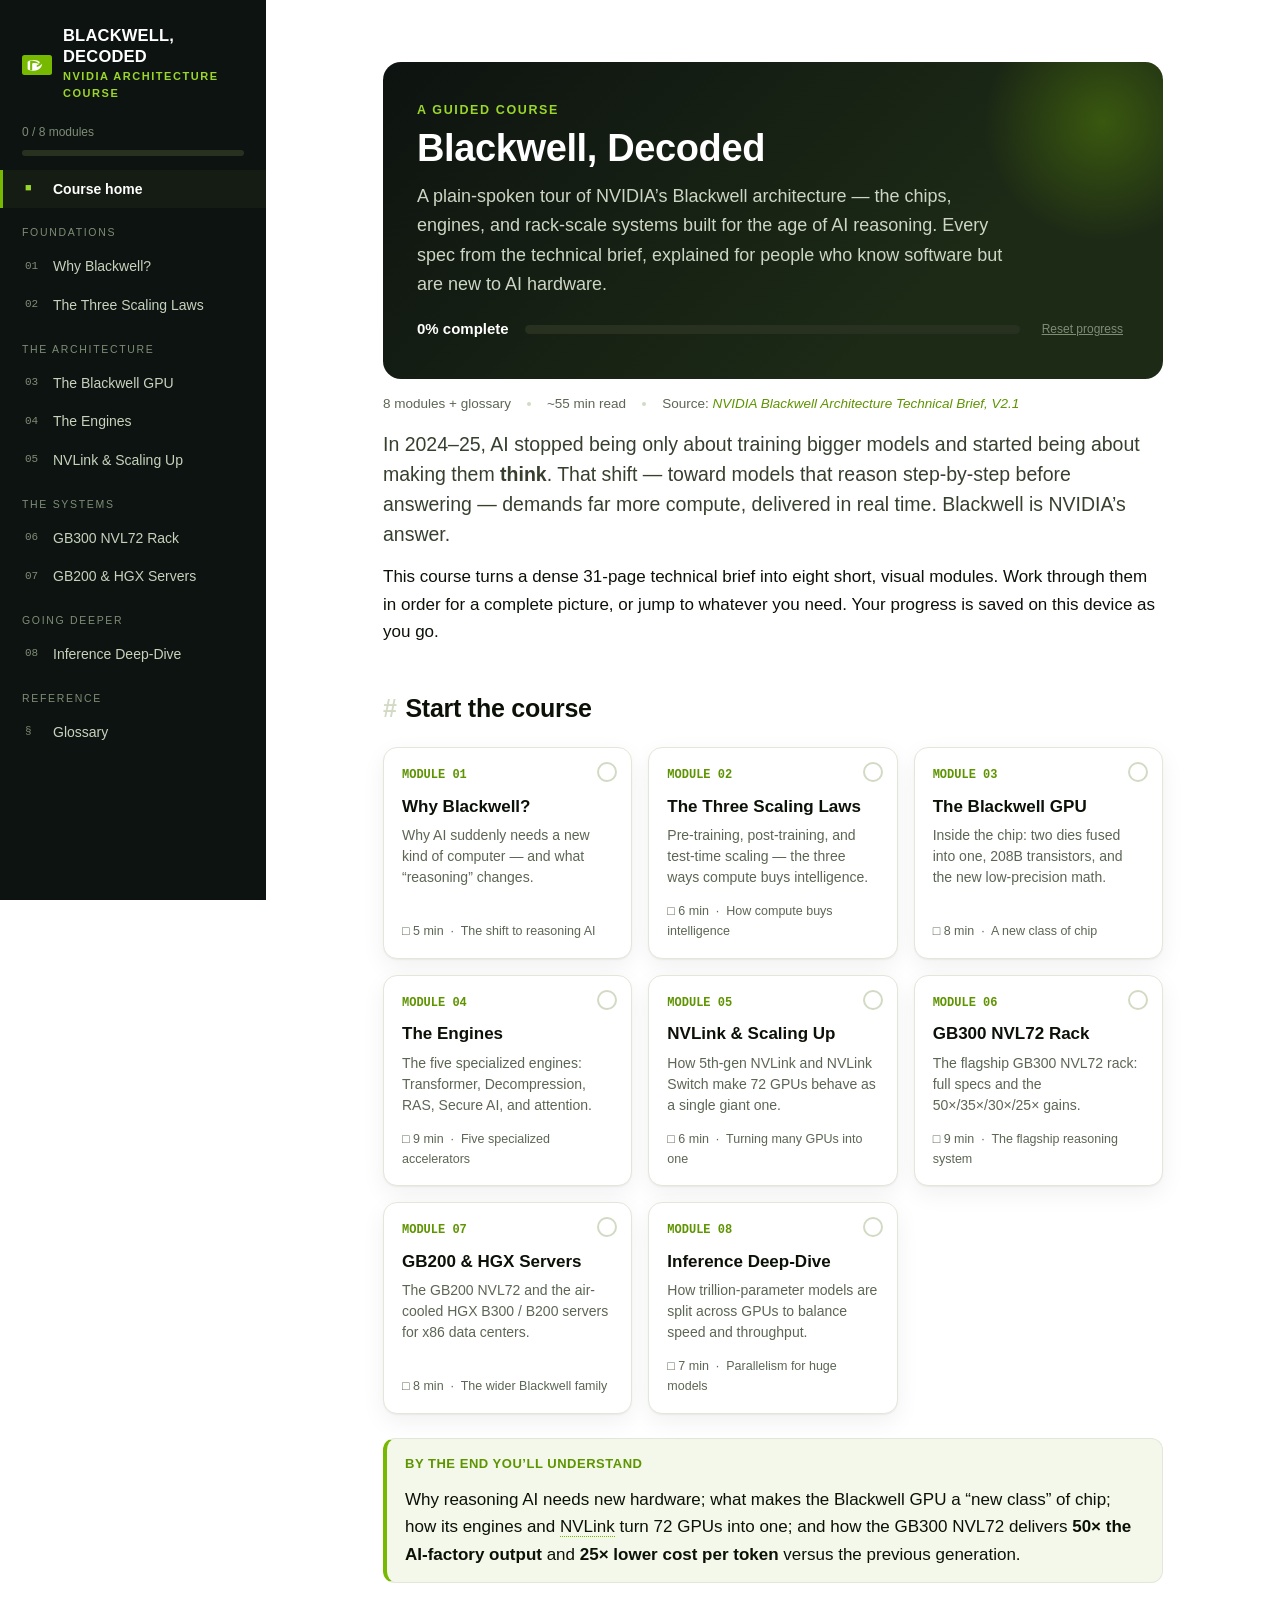
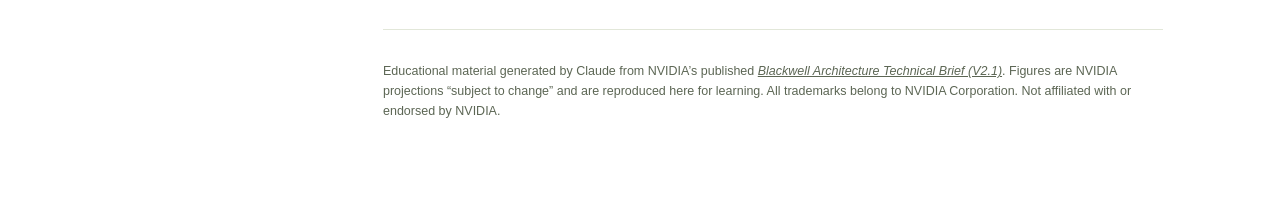
<file: index.html>
<!DOCTYPE html>
<html lang="en">
<head>
<meta charset="utf-8">
<meta name="viewport" content="width=device-width, initial-scale=1">
<title>Course home · Blackwell, Decoded</title>
<link rel="icon" href="data:image/svg+xml,%3Csvg xmlns='http://www.w3.org/2000/svg' viewBox='0 0 32 32'%3E%3Crect width='32' height='32' rx='6' fill='%2376b900'/%3E%3C/svg%3E">
<link rel="stylesheet" href="assets/style.css">
</head>
<body>
<div id="scrollbar"></div>
<div class="topbar"><button class="burger" aria-label="Menu"><span></span></button><b>Blackwell, <span class="nv">Decoded</span></b></div><div class="scrim"></div>
<div class="layout">
<aside class="sidebar" id="sidebar"><a class="brand" href="index.html"><svg class="logo" viewBox="0 0 48 32" xmlns="http://www.w3.org/2000/svg" aria-hidden="true"><rect width="48" height="32" rx="4" fill="#76b900"/><path d="M13 9.5c5.5-.9 11.5.4 14.5 5.2-3.8-2.2-8-2.4-11.2-1.2v10.8h-3.3V9.5zM9 11.4v11.3c4.6 3.1 11.7 3.7 17.4.6 3.8-2.1 5.6-5.8 5.6-9.6-1.9 2.9-4.8 4.7-8.4 5.6v-3c2.6-.8 4.6-2.4 4.9-5-3.4-3.6-9.6-4.2-16.1-2.4l-3.4 1.9z" fill="#fff"/></svg><span><b>Blackwell,</b> <b>Decoded</b><span>NVIDIA architecture course</span></span></a><div class="sb-prog"><div class="count">0 / 8 modules</div><div class="track"><div class="fill"></div></div></div><ul class="nav"><li><a data-file="index.html" href="index.html"><span class="num">&#9632;</span><span class="lbl">Course home</span></a></li><li class="sec">Foundations</li>
<li><a data-file="01-why-blackwell.html" data-id="why" href="01-why-blackwell.html"><span class="num">01</span><span class="lbl">Why Blackwell?</span><span class="chk"><svg width="16" height="16" viewBox="0 0 16 16" fill="none"><path d="M3 8.4l3.2 3.2L13 4.6" stroke="#76b900" stroke-width="2.2" stroke-linecap="round" stroke-linejoin="round"/></svg></span></a></li>
<li><a data-file="02-scaling-laws.html" data-id="scaling" href="02-scaling-laws.html"><span class="num">02</span><span class="lbl">The Three Scaling Laws</span><span class="chk"><svg width="16" height="16" viewBox="0 0 16 16" fill="none"><path d="M3 8.4l3.2 3.2L13 4.6" stroke="#76b900" stroke-width="2.2" stroke-linecap="round" stroke-linejoin="round"/></svg></span></a></li>
<li class="sec">The Architecture</li>
<li><a data-file="03-blackwell-gpu.html" data-id="gpu" href="03-blackwell-gpu.html"><span class="num">03</span><span class="lbl">The Blackwell GPU</span><span class="chk"><svg width="16" height="16" viewBox="0 0 16 16" fill="none"><path d="M3 8.4l3.2 3.2L13 4.6" stroke="#76b900" stroke-width="2.2" stroke-linecap="round" stroke-linejoin="round"/></svg></span></a></li>
<li><a data-file="04-the-engines.html" data-id="engines" href="04-the-engines.html"><span class="num">04</span><span class="lbl">The Engines</span><span class="chk"><svg width="16" height="16" viewBox="0 0 16 16" fill="none"><path d="M3 8.4l3.2 3.2L13 4.6" stroke="#76b900" stroke-width="2.2" stroke-linecap="round" stroke-linejoin="round"/></svg></span></a></li>
<li><a data-file="05-nvlink.html" data-id="nvlink" href="05-nvlink.html"><span class="num">05</span><span class="lbl">NVLink &amp; Scaling Up</span><span class="chk"><svg width="16" height="16" viewBox="0 0 16 16" fill="none"><path d="M3 8.4l3.2 3.2L13 4.6" stroke="#76b900" stroke-width="2.2" stroke-linecap="round" stroke-linejoin="round"/></svg></span></a></li>
<li class="sec">The Systems</li>
<li><a data-file="06-gb300-nvl72.html" data-id="gb300" href="06-gb300-nvl72.html"><span class="num">06</span><span class="lbl">GB300 NVL72 Rack</span><span class="chk"><svg width="16" height="16" viewBox="0 0 16 16" fill="none"><path d="M3 8.4l3.2 3.2L13 4.6" stroke="#76b900" stroke-width="2.2" stroke-linecap="round" stroke-linejoin="round"/></svg></span></a></li>
<li><a data-file="07-gb200-and-hgx.html" data-id="servers" href="07-gb200-and-hgx.html"><span class="num">07</span><span class="lbl">GB200 &amp; HGX Servers</span><span class="chk"><svg width="16" height="16" viewBox="0 0 16 16" fill="none"><path d="M3 8.4l3.2 3.2L13 4.6" stroke="#76b900" stroke-width="2.2" stroke-linecap="round" stroke-linejoin="round"/></svg></span></a></li>
<li class="sec">Going Deeper</li>
<li><a data-file="08-parallelism.html" data-id="parallel" href="08-parallelism.html"><span class="num">08</span><span class="lbl">Inference Deep-Dive</span><span class="chk"><svg width="16" height="16" viewBox="0 0 16 16" fill="none"><path d="M3 8.4l3.2 3.2L13 4.6" stroke="#76b900" stroke-width="2.2" stroke-linecap="round" stroke-linejoin="round"/></svg></span></a></li><li class="sec">Reference</li><li><a data-file="glossary.html" href="glossary.html"><span class="num">&#167;</span><span class="lbl">Glossary</span></a></li></ul></aside>
<div class="main"><div class="wrap content">

<div class="herobox">
  <div class="kicker">A guided course</div>
  <h1>Blackwell, Decoded</h1>
  <p>A plain-spoken tour of NVIDIA’s Blackwell architecture — the chips, engines, and rack-scale
  systems built for the age of AI reasoning. Every spec from the technical brief, explained for people who
  know software but are new to AI hardware.</p>
  <div class="bigprog">
    <span class="pct">0% complete</span>
    <div class="track"><div class="fill"></div></div>
    <button class="reset">Reset progress</button>
  </div>
</div>

<div class="meta">
  <span>8 modules + glossary</span><span class="dot"></span>
  <span>~55 min read</span><span class="dot"></span>
  <span>Source: <a href="https://resources.nvidia.com/en-us-blackwell-architecture" target="_blank" rel="noopener"><em>NVIDIA Blackwell Architecture Technical Brief, V2.1</em></a></span>
</div>

<p class="lede">In 2024–25, AI stopped being only about training bigger models and started being about
making them <strong>think</strong>. That shift — toward models that reason step-by-step before answering —
demands far more compute, delivered in real time. Blackwell is NVIDIA’s answer.</p>

<p>This course turns a dense 31-page technical brief into eight short, visual modules. Work through them in order
for a complete picture, or jump to whatever you need. Your progress is saved on this device as you go.</p>

<h2><span class="hsh">#</span>Start the course</h2>
<div class="cardgrid"><a class="mcard" data-id="why" href="01-why-blackwell.html"><span class="badge"><svg width="16" height="16" viewBox="0 0 16 16" fill="none"><path d="M3 8.4l3.2 3.2L13 4.6" stroke="#76b900" stroke-width="2.2" stroke-linecap="round" stroke-linejoin="round"/></svg></span><span class="n">MODULE 01</span><h3>Why Blackwell?</h3><p>Why AI suddenly needs a new kind of computer — and what “reasoning” changes.</p><span class="foot">&#9633; 5 min  ·  The shift to reasoning AI</span></a><a class="mcard" data-id="scaling" href="02-scaling-laws.html"><span class="badge"><svg width="16" height="16" viewBox="0 0 16 16" fill="none"><path d="M3 8.4l3.2 3.2L13 4.6" stroke="#76b900" stroke-width="2.2" stroke-linecap="round" stroke-linejoin="round"/></svg></span><span class="n">MODULE 02</span><h3>The Three Scaling Laws</h3><p>Pre-training, post-training, and test-time scaling — the three ways compute buys intelligence.</p><span class="foot">&#9633; 6 min  ·  How compute buys intelligence</span></a><a class="mcard" data-id="gpu" href="03-blackwell-gpu.html"><span class="badge"><svg width="16" height="16" viewBox="0 0 16 16" fill="none"><path d="M3 8.4l3.2 3.2L13 4.6" stroke="#76b900" stroke-width="2.2" stroke-linecap="round" stroke-linejoin="round"/></svg></span><span class="n">MODULE 03</span><h3>The Blackwell GPU</h3><p>Inside the chip: two dies fused into one, 208B transistors, and the new low-precision math.</p><span class="foot">&#9633; 8 min  ·  A new class of chip</span></a><a class="mcard" data-id="engines" href="04-the-engines.html"><span class="badge"><svg width="16" height="16" viewBox="0 0 16 16" fill="none"><path d="M3 8.4l3.2 3.2L13 4.6" stroke="#76b900" stroke-width="2.2" stroke-linecap="round" stroke-linejoin="round"/></svg></span><span class="n">MODULE 04</span><h3>The Engines</h3><p>The five specialized engines: Transformer, Decompression, RAS, Secure AI, and attention.</p><span class="foot">&#9633; 9 min  ·  Five specialized accelerators</span></a><a class="mcard" data-id="nvlink" href="05-nvlink.html"><span class="badge"><svg width="16" height="16" viewBox="0 0 16 16" fill="none"><path d="M3 8.4l3.2 3.2L13 4.6" stroke="#76b900" stroke-width="2.2" stroke-linecap="round" stroke-linejoin="round"/></svg></span><span class="n">MODULE 05</span><h3>NVLink &amp; Scaling Up</h3><p>How 5th-gen NVLink and NVLink Switch make 72 GPUs behave as a single giant one.</p><span class="foot">&#9633; 6 min  ·  Turning many GPUs into one</span></a><a class="mcard" data-id="gb300" href="06-gb300-nvl72.html"><span class="badge"><svg width="16" height="16" viewBox="0 0 16 16" fill="none"><path d="M3 8.4l3.2 3.2L13 4.6" stroke="#76b900" stroke-width="2.2" stroke-linecap="round" stroke-linejoin="round"/></svg></span><span class="n">MODULE 06</span><h3>GB300 NVL72 Rack</h3><p>The flagship GB300 NVL72 rack: full specs and the 50×/35×/30×/25× gains.</p><span class="foot">&#9633; 9 min  ·  The flagship reasoning system</span></a><a class="mcard" data-id="servers" href="07-gb200-and-hgx.html"><span class="badge"><svg width="16" height="16" viewBox="0 0 16 16" fill="none"><path d="M3 8.4l3.2 3.2L13 4.6" stroke="#76b900" stroke-width="2.2" stroke-linecap="round" stroke-linejoin="round"/></svg></span><span class="n">MODULE 07</span><h3>GB200 &amp; HGX Servers</h3><p>The GB200 NVL72 and the air-cooled HGX B300 / B200 servers for x86 data centers.</p><span class="foot">&#9633; 8 min  ·  The wider Blackwell family</span></a><a class="mcard" data-id="parallel" href="08-parallelism.html"><span class="badge"><svg width="16" height="16" viewBox="0 0 16 16" fill="none"><path d="M3 8.4l3.2 3.2L13 4.6" stroke="#76b900" stroke-width="2.2" stroke-linecap="round" stroke-linejoin="round"/></svg></span><span class="n">MODULE 08</span><h3>Inference Deep-Dive</h3><p>How trillion-parameter models are split across GPUs to balance speed and throughput.</p><span class="foot">&#9633; 7 min  ·  Parallelism for huge models</span></a></div>

<div class="callout key">
  <div class="t">By the end you’ll understand</div>
  <p>Why reasoning AI needs new hardware; what makes the Blackwell GPU a “new class” of chip; how its
  engines and <span class="gloss" data-term="NVLink">NVLink</span> turn 72 GPUs into one; and how the GB300 NVL72 delivers <strong>50× the AI-factory
  output</strong> and <strong>25× lower cost per token</strong> versus the previous generation.</p>
</div>

<div class="foot-note">
  <p>Educational material generated by Claude from NVIDIA’s published <a href="https://resources.nvidia.com/en-us-blackwell-architecture" target="_blank" rel="noopener"><em>Blackwell Architecture Technical
  Brief (V2.1)</em></a>. Figures are NVIDIA projections “subject to change” and are reproduced here for
  learning. All trademarks belong to NVIDIA Corporation. Not affiliated with or endorsed by NVIDIA.</p>
</div>

</div></div>
</div>
<script src="assets/glossary.js"></script>
<script src="assets/app.js"></script>

</body>
</html>
</file>
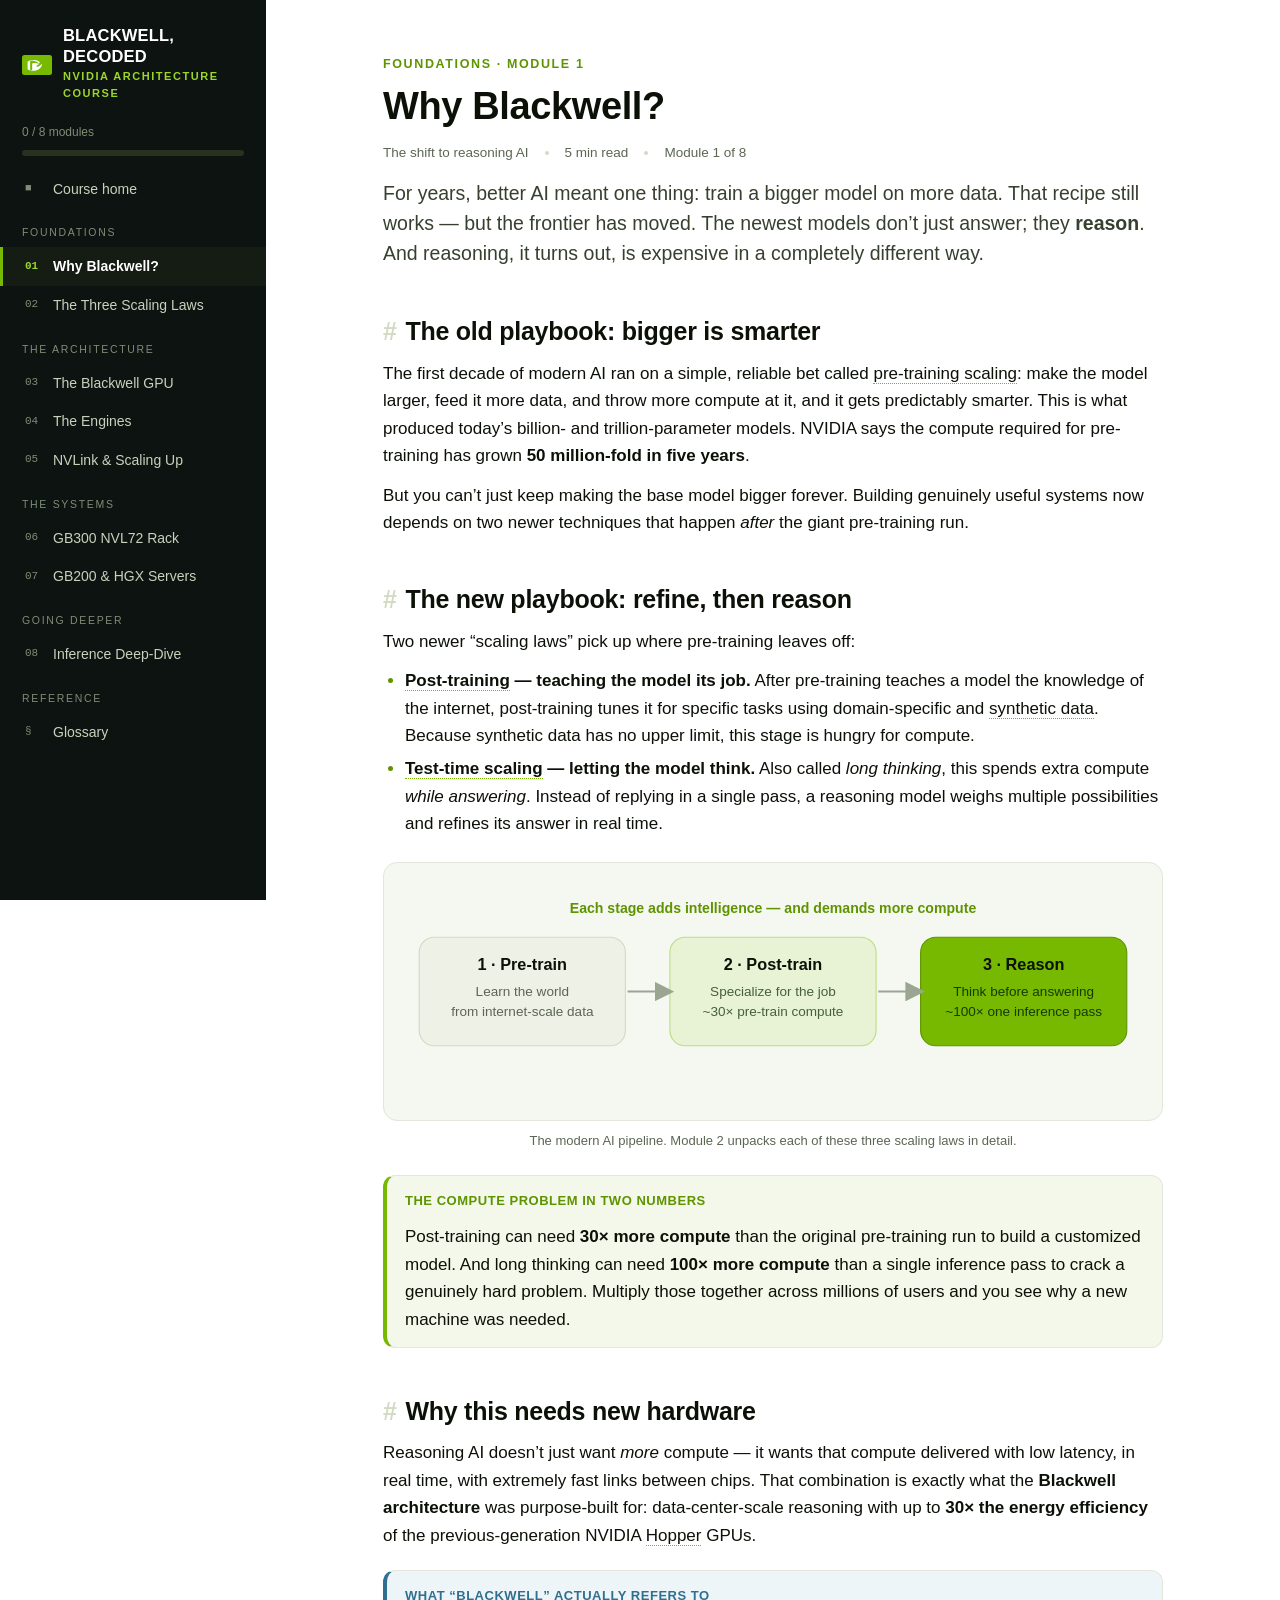
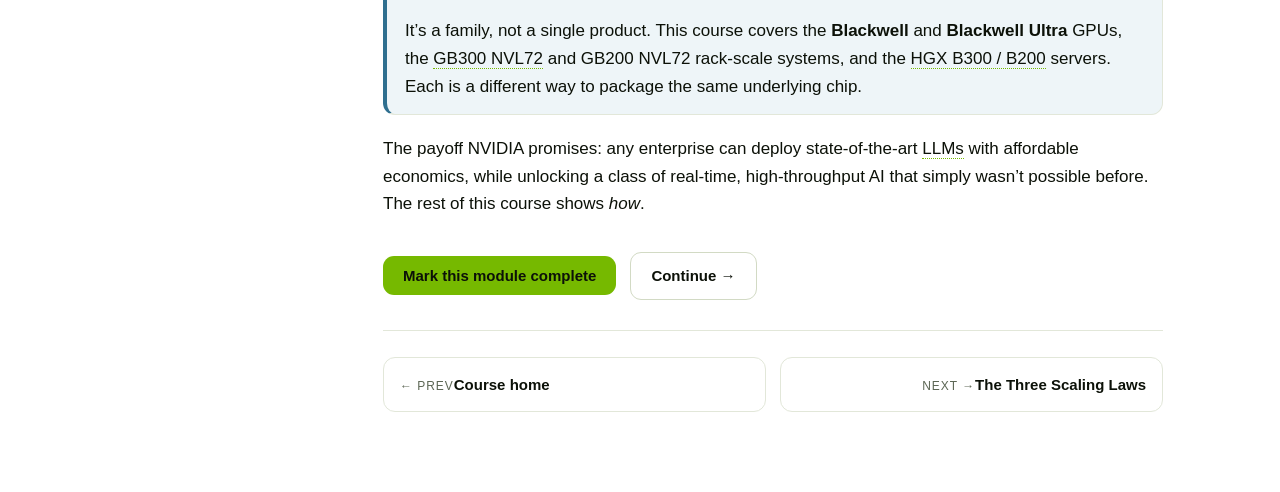
<file: 01-why-blackwell.html>
<!DOCTYPE html>
<html lang="en">
<head>
<meta charset="utf-8">
<meta name="viewport" content="width=device-width, initial-scale=1">
<title>Why Blackwell? · Blackwell, Decoded</title>
<link rel="icon" href="data:image/svg+xml,%3Csvg xmlns='http://www.w3.org/2000/svg' viewBox='0 0 32 32'%3E%3Crect width='32' height='32' rx='6' fill='%2376b900'/%3E%3C/svg%3E">
<link rel="stylesheet" href="assets/style.css">
</head>
<body data-module="why">
<div id="scrollbar"></div>
<div class="topbar"><button class="burger" aria-label="Menu"><span></span></button><b>Blackwell, <span class="nv">Decoded</span></b></div><div class="scrim"></div>
<div class="layout">
<aside class="sidebar" id="sidebar"><a class="brand" href="index.html"><svg class="logo" viewBox="0 0 48 32" xmlns="http://www.w3.org/2000/svg" aria-hidden="true"><rect width="48" height="32" rx="4" fill="#76b900"/><path d="M13 9.5c5.5-.9 11.5.4 14.5 5.2-3.8-2.2-8-2.4-11.2-1.2v10.8h-3.3V9.5zM9 11.4v11.3c4.6 3.1 11.7 3.7 17.4.6 3.8-2.1 5.6-5.8 5.6-9.6-1.9 2.9-4.8 4.7-8.4 5.6v-3c2.6-.8 4.6-2.4 4.9-5-3.4-3.6-9.6-4.2-16.1-2.4l-3.4 1.9z" fill="#fff"/></svg><span><b>Blackwell,</b> <b>Decoded</b><span>NVIDIA architecture course</span></span></a><div class="sb-prog"><div class="count">0 / 8 modules</div><div class="track"><div class="fill"></div></div></div><ul class="nav"><li><a data-file="index.html" href="index.html"><span class="num">&#9632;</span><span class="lbl">Course home</span></a></li><li class="sec">Foundations</li>
<li><a data-file="01-why-blackwell.html" data-id="why" href="01-why-blackwell.html"><span class="num">01</span><span class="lbl">Why Blackwell?</span><span class="chk"><svg width="16" height="16" viewBox="0 0 16 16" fill="none"><path d="M3 8.4l3.2 3.2L13 4.6" stroke="#76b900" stroke-width="2.2" stroke-linecap="round" stroke-linejoin="round"/></svg></span></a></li>
<li><a data-file="02-scaling-laws.html" data-id="scaling" href="02-scaling-laws.html"><span class="num">02</span><span class="lbl">The Three Scaling Laws</span><span class="chk"><svg width="16" height="16" viewBox="0 0 16 16" fill="none"><path d="M3 8.4l3.2 3.2L13 4.6" stroke="#76b900" stroke-width="2.2" stroke-linecap="round" stroke-linejoin="round"/></svg></span></a></li>
<li class="sec">The Architecture</li>
<li><a data-file="03-blackwell-gpu.html" data-id="gpu" href="03-blackwell-gpu.html"><span class="num">03</span><span class="lbl">The Blackwell GPU</span><span class="chk"><svg width="16" height="16" viewBox="0 0 16 16" fill="none"><path d="M3 8.4l3.2 3.2L13 4.6" stroke="#76b900" stroke-width="2.2" stroke-linecap="round" stroke-linejoin="round"/></svg></span></a></li>
<li><a data-file="04-the-engines.html" data-id="engines" href="04-the-engines.html"><span class="num">04</span><span class="lbl">The Engines</span><span class="chk"><svg width="16" height="16" viewBox="0 0 16 16" fill="none"><path d="M3 8.4l3.2 3.2L13 4.6" stroke="#76b900" stroke-width="2.2" stroke-linecap="round" stroke-linejoin="round"/></svg></span></a></li>
<li><a data-file="05-nvlink.html" data-id="nvlink" href="05-nvlink.html"><span class="num">05</span><span class="lbl">NVLink &amp; Scaling Up</span><span class="chk"><svg width="16" height="16" viewBox="0 0 16 16" fill="none"><path d="M3 8.4l3.2 3.2L13 4.6" stroke="#76b900" stroke-width="2.2" stroke-linecap="round" stroke-linejoin="round"/></svg></span></a></li>
<li class="sec">The Systems</li>
<li><a data-file="06-gb300-nvl72.html" data-id="gb300" href="06-gb300-nvl72.html"><span class="num">06</span><span class="lbl">GB300 NVL72 Rack</span><span class="chk"><svg width="16" height="16" viewBox="0 0 16 16" fill="none"><path d="M3 8.4l3.2 3.2L13 4.6" stroke="#76b900" stroke-width="2.2" stroke-linecap="round" stroke-linejoin="round"/></svg></span></a></li>
<li><a data-file="07-gb200-and-hgx.html" data-id="servers" href="07-gb200-and-hgx.html"><span class="num">07</span><span class="lbl">GB200 &amp; HGX Servers</span><span class="chk"><svg width="16" height="16" viewBox="0 0 16 16" fill="none"><path d="M3 8.4l3.2 3.2L13 4.6" stroke="#76b900" stroke-width="2.2" stroke-linecap="round" stroke-linejoin="round"/></svg></span></a></li>
<li class="sec">Going Deeper</li>
<li><a data-file="08-parallelism.html" data-id="parallel" href="08-parallelism.html"><span class="num">08</span><span class="lbl">Inference Deep-Dive</span><span class="chk"><svg width="16" height="16" viewBox="0 0 16 16" fill="none"><path d="M3 8.4l3.2 3.2L13 4.6" stroke="#76b900" stroke-width="2.2" stroke-linecap="round" stroke-linejoin="round"/></svg></span></a></li><li class="sec">Reference</li><li><a data-file="glossary.html" href="glossary.html"><span class="num">&#167;</span><span class="lbl">Glossary</span></a></li></ul></aside>
<div class="main"><div class="wrap content">
<div class="kicker">Foundations · Module 1</div><h1>Why Blackwell?</h1><div class="meta"><span>The shift to reasoning AI</span><span class="dot"></span><span>5 min read</span><span class="dot"></span><span>Module 1 of 8</span></div><p class="lede">For years, better AI meant one thing: train a bigger model on more data. That recipe still works — but the frontier has moved. The newest models don’t just answer; they <strong>reason</strong>. And reasoning, it turns out, is expensive in a completely different way.</p>
<h2><span class="hsh">#</span>The old playbook: bigger is smarter</h2>
<p>The first decade of modern AI ran on a simple, reliable bet called <span class="gloss" data-term="pre-training scaling">pre-training scaling</span>:
make the model larger, feed it more data, and throw more compute at it, and it gets predictably smarter. This is what
produced today’s billion- and trillion-parameter models. NVIDIA says the compute required for pre-training has grown
<strong>50 million-fold in five years</strong>.</p>
<p>But you can’t just keep making the base model bigger forever. Building genuinely useful systems now depends on two
newer techniques that happen <em>after</em> the giant pre-training run.</p>

<h2><span class="hsh">#</span>The new playbook: refine, then reason</h2>
<p>Two newer “scaling laws” pick up where pre-training leaves off:</p>
<ul>
<li><strong><span class="gloss" data-term="post-training scaling">Post-training</span> — teaching the model its job.</strong>
After pre-training teaches a model the knowledge of the internet, post-training tunes it for specific tasks using
domain-specific and <span class="gloss" data-term="post-training scaling">synthetic data</span>. Because synthetic data has
no upper limit, this stage is hungry for compute.</li>
<li><strong><span class="gloss" data-term="test-time scaling">Test-time scaling</span> — letting the model think.</strong>
Also called <em>long thinking</em>, this spends extra compute <em>while answering</em>. Instead of replying in a single
pass, a reasoning model weighs multiple possibilities and refines its answer in real time.</li>
</ul>

<figure><div class="diagram">
<svg viewBox="0 0 680 200" role="img" aria-label="Train, refine, reason pipeline">
  <defs><marker id="ar" markerWidth="9" markerHeight="9" refX="6" refY="4.5" orient="auto">
    <path d="M0 0L9 4.5L0 9z" fill="#9aa692"/></marker></defs>
  <g font-family="-apple-system,Segoe UI,sans-serif">
    <rect x="14" y="50" width="190" height="100" rx="14" fill="#eef2e6" stroke="#d2dac4"/>
    <text x="109" y="80" text-anchor="middle" font-size="15" font-weight="700" fill="#0c1108">1 · Pre-train</text>
    <text x="109" y="104" text-anchor="middle" font-size="12.5" fill="#5c6654">Learn the world</text>
    <text x="109" y="123" text-anchor="middle" font-size="12.5" fill="#5c6654">from internet-scale data</text>
    <rect x="245" y="50" width="190" height="100" rx="14" fill="#e7f3d4" stroke="#bcdd86"/>
    <text x="340" y="80" text-anchor="middle" font-size="15" font-weight="700" fill="#0c1108">2 · Post-train</text>
    <text x="340" y="104" text-anchor="middle" font-size="12.5" fill="#46603a">Specialize for the job</text>
    <text x="340" y="123" text-anchor="middle" font-size="12.5" fill="#46603a">~30× pre-train compute</text>
    <rect x="476" y="50" width="190" height="100" rx="14" fill="#76b900" stroke="#5e9400"/>
    <text x="571" y="80" text-anchor="middle" font-size="15" font-weight="700" fill="#0c1108">3 · Reason</text>
    <text x="571" y="104" text-anchor="middle" font-size="12.5" fill="#173a00">Think before answering</text>
    <text x="571" y="123" text-anchor="middle" font-size="12.5" fill="#173a00">~100× one inference pass</text>
    <line x1="206" y1="100" x2="243" y2="100" stroke="#9aa692" stroke-width="2" marker-end="url(#ar)"/>
    <line x1="437" y1="100" x2="474" y2="100" stroke="#9aa692" stroke-width="2" marker-end="url(#ar)"/>
    <text x="340" y="28" text-anchor="middle" font-size="13" font-weight="700" fill="#5e9400">Each stage adds intelligence — and demands more compute</text>
  </g>
</svg></div><figcaption>The modern AI pipeline. Module 2 unpacks each of these three scaling laws in detail.</figcaption></figure>

<div class="callout key">
<div class="t">The compute problem in two numbers</div>
<p>Post-training can need <strong>30× more compute</strong> than the original pre-training run to build a customized
model. And long thinking can need <strong>100× more compute</strong> than a single inference pass to crack a genuinely
hard problem. Multiply those together across millions of users and you see why a new machine was needed.</p>
</div>

<h2><span class="hsh">#</span>Why this needs new hardware</h2>
<p>Reasoning AI doesn’t just want <em>more</em> compute — it wants that compute delivered with low latency,
in real time, with extremely fast links between chips. That combination is exactly what the <strong>Blackwell
architecture</strong> was purpose-built for: data-center-scale reasoning with up to <strong>30× the energy
efficiency</strong> of the previous-generation NVIDIA <span class="gloss" data-term="Hopper">Hopper</span> GPUs.</p>

<div class="callout note">
<div class="t">What “Blackwell” actually refers to</div>
<p>It’s a family, not a single product. This course covers the <strong>Blackwell</strong> and <strong>Blackwell Ultra</strong>
GPUs, the <span class="gloss" data-term="NVL72">GB300 NVL72</span> and GB200 NVL72 rack-scale systems, and the
<span class="gloss" data-term="HGX B300 / B200">HGX B300 / B200</span> servers. Each is a different way to package the
same underlying chip.</p>
</div>

<p>The payoff NVIDIA promises: any enterprise can deploy state-of-the-art <span class="gloss" data-term="LLM">LLMs</span>
with affordable economics, while unlocking a class of real-time, high-throughput AI that simply wasn’t possible before.
The rest of this course shows <em>how</em>.</p>
<div class="done-row"><button id="completeBtn" class="btn">Mark this module complete</button><a class="btn ghost" href="02-scaling-laws.html">Continue →</a></div><nav class="pager"><a class="prev" href="index.html"><span class="dir">← Prev</span><span class="ttl">Course home</span></a><a class="next" href="02-scaling-laws.html"><span class="dir">Next →</span><span class="ttl">The Three Scaling Laws</span></a></nav>
</div></div>
</div>
<script src="assets/glossary.js"></script>
<script src="assets/app.js"></script>

</body>
</html>
</file>
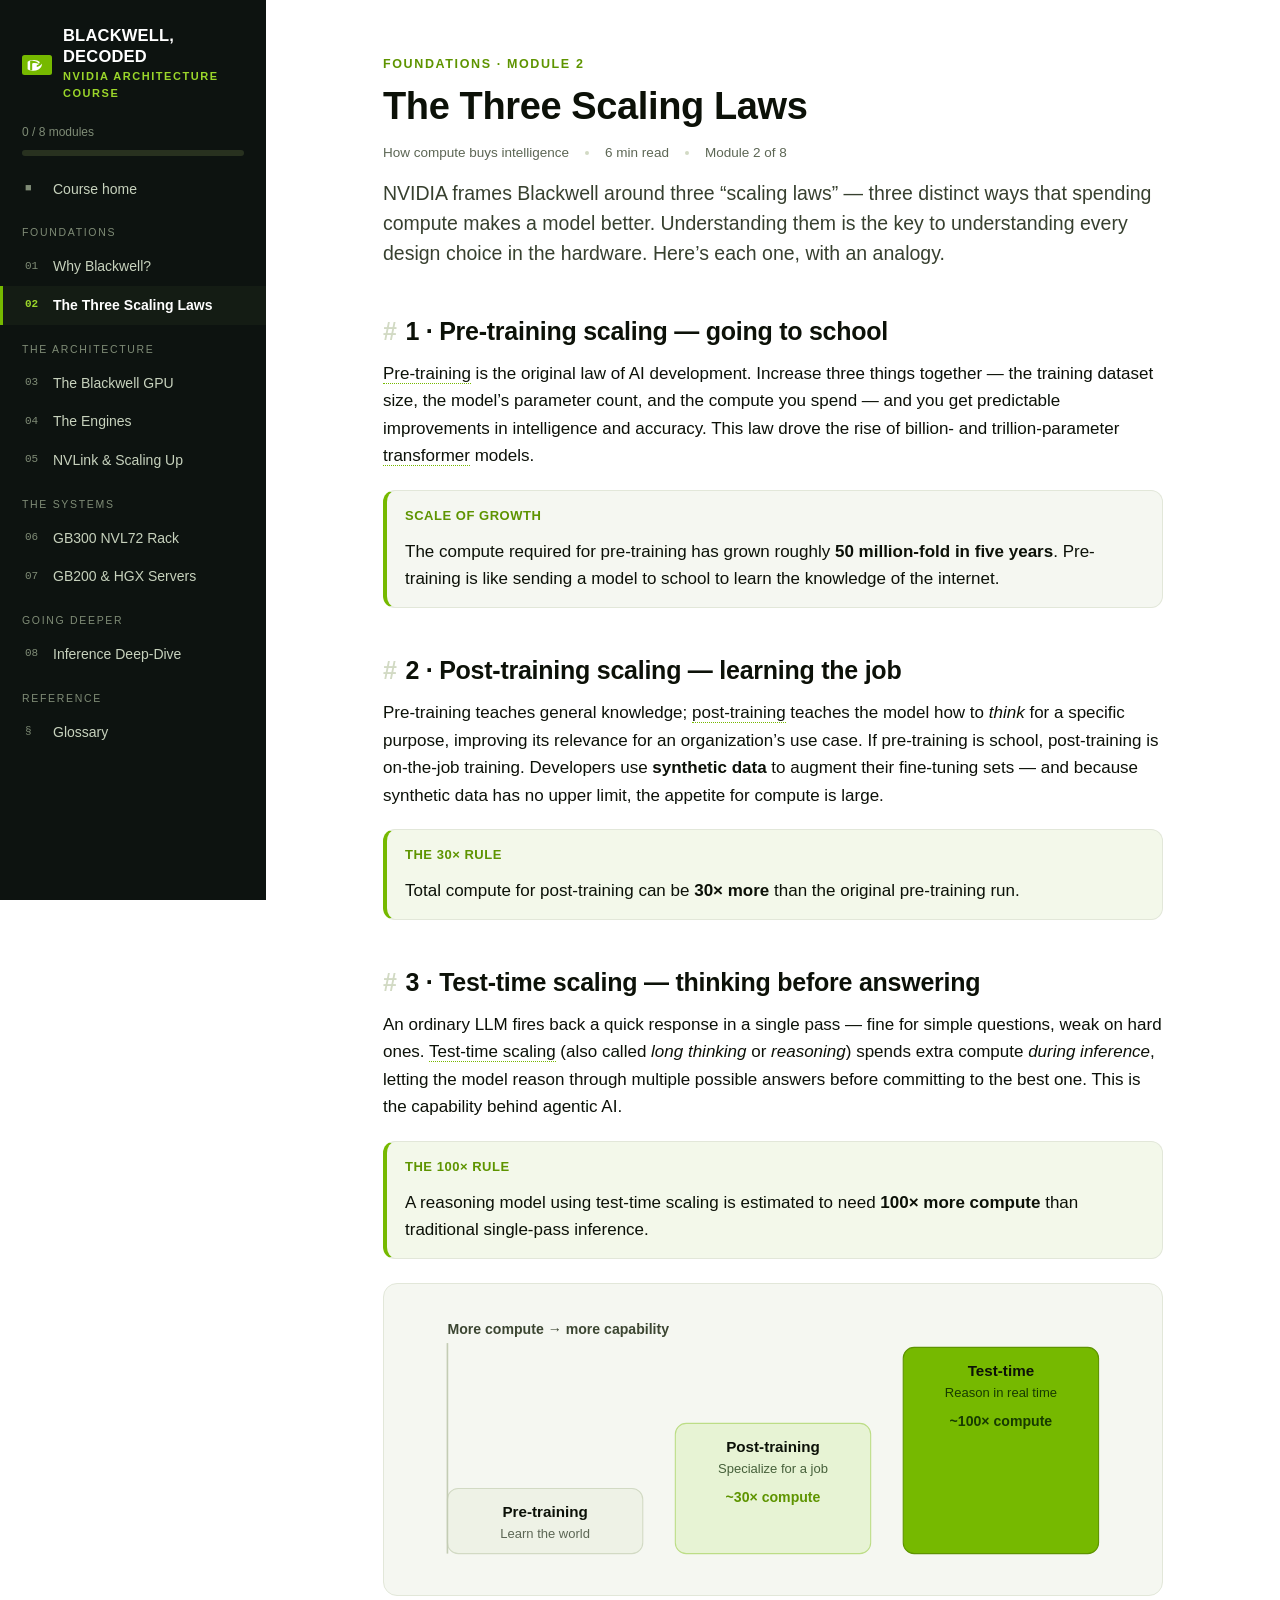
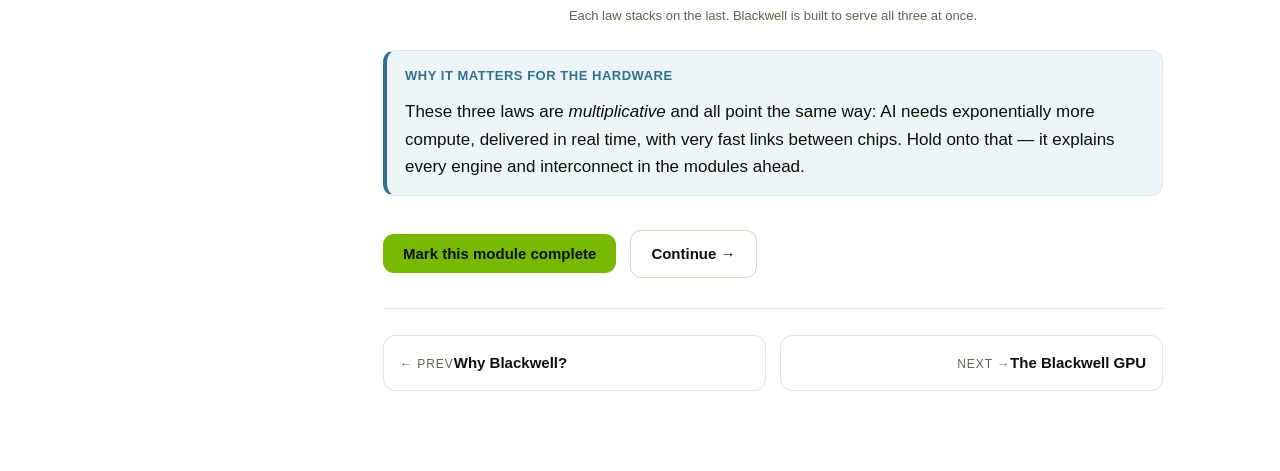
<file: 02-scaling-laws.html>
<!DOCTYPE html>
<html lang="en">
<head>
<meta charset="utf-8">
<meta name="viewport" content="width=device-width, initial-scale=1">
<title>The Three Scaling Laws · Blackwell, Decoded</title>
<link rel="icon" href="data:image/svg+xml,%3Csvg xmlns='http://www.w3.org/2000/svg' viewBox='0 0 32 32'%3E%3Crect width='32' height='32' rx='6' fill='%2376b900'/%3E%3C/svg%3E">
<link rel="stylesheet" href="assets/style.css">
</head>
<body data-module="scaling">
<div id="scrollbar"></div>
<div class="topbar"><button class="burger" aria-label="Menu"><span></span></button><b>Blackwell, <span class="nv">Decoded</span></b></div><div class="scrim"></div>
<div class="layout">
<aside class="sidebar" id="sidebar"><a class="brand" href="index.html"><svg class="logo" viewBox="0 0 48 32" xmlns="http://www.w3.org/2000/svg" aria-hidden="true"><rect width="48" height="32" rx="4" fill="#76b900"/><path d="M13 9.5c5.5-.9 11.5.4 14.5 5.2-3.8-2.2-8-2.4-11.2-1.2v10.8h-3.3V9.5zM9 11.4v11.3c4.6 3.1 11.7 3.7 17.4.6 3.8-2.1 5.6-5.8 5.6-9.6-1.9 2.9-4.8 4.7-8.4 5.6v-3c2.6-.8 4.6-2.4 4.9-5-3.4-3.6-9.6-4.2-16.1-2.4l-3.4 1.9z" fill="#fff"/></svg><span><b>Blackwell,</b> <b>Decoded</b><span>NVIDIA architecture course</span></span></a><div class="sb-prog"><div class="count">0 / 8 modules</div><div class="track"><div class="fill"></div></div></div><ul class="nav"><li><a data-file="index.html" href="index.html"><span class="num">&#9632;</span><span class="lbl">Course home</span></a></li><li class="sec">Foundations</li>
<li><a data-file="01-why-blackwell.html" data-id="why" href="01-why-blackwell.html"><span class="num">01</span><span class="lbl">Why Blackwell?</span><span class="chk"><svg width="16" height="16" viewBox="0 0 16 16" fill="none"><path d="M3 8.4l3.2 3.2L13 4.6" stroke="#76b900" stroke-width="2.2" stroke-linecap="round" stroke-linejoin="round"/></svg></span></a></li>
<li><a data-file="02-scaling-laws.html" data-id="scaling" href="02-scaling-laws.html"><span class="num">02</span><span class="lbl">The Three Scaling Laws</span><span class="chk"><svg width="16" height="16" viewBox="0 0 16 16" fill="none"><path d="M3 8.4l3.2 3.2L13 4.6" stroke="#76b900" stroke-width="2.2" stroke-linecap="round" stroke-linejoin="round"/></svg></span></a></li>
<li class="sec">The Architecture</li>
<li><a data-file="03-blackwell-gpu.html" data-id="gpu" href="03-blackwell-gpu.html"><span class="num">03</span><span class="lbl">The Blackwell GPU</span><span class="chk"><svg width="16" height="16" viewBox="0 0 16 16" fill="none"><path d="M3 8.4l3.2 3.2L13 4.6" stroke="#76b900" stroke-width="2.2" stroke-linecap="round" stroke-linejoin="round"/></svg></span></a></li>
<li><a data-file="04-the-engines.html" data-id="engines" href="04-the-engines.html"><span class="num">04</span><span class="lbl">The Engines</span><span class="chk"><svg width="16" height="16" viewBox="0 0 16 16" fill="none"><path d="M3 8.4l3.2 3.2L13 4.6" stroke="#76b900" stroke-width="2.2" stroke-linecap="round" stroke-linejoin="round"/></svg></span></a></li>
<li><a data-file="05-nvlink.html" data-id="nvlink" href="05-nvlink.html"><span class="num">05</span><span class="lbl">NVLink &amp; Scaling Up</span><span class="chk"><svg width="16" height="16" viewBox="0 0 16 16" fill="none"><path d="M3 8.4l3.2 3.2L13 4.6" stroke="#76b900" stroke-width="2.2" stroke-linecap="round" stroke-linejoin="round"/></svg></span></a></li>
<li class="sec">The Systems</li>
<li><a data-file="06-gb300-nvl72.html" data-id="gb300" href="06-gb300-nvl72.html"><span class="num">06</span><span class="lbl">GB300 NVL72 Rack</span><span class="chk"><svg width="16" height="16" viewBox="0 0 16 16" fill="none"><path d="M3 8.4l3.2 3.2L13 4.6" stroke="#76b900" stroke-width="2.2" stroke-linecap="round" stroke-linejoin="round"/></svg></span></a></li>
<li><a data-file="07-gb200-and-hgx.html" data-id="servers" href="07-gb200-and-hgx.html"><span class="num">07</span><span class="lbl">GB200 &amp; HGX Servers</span><span class="chk"><svg width="16" height="16" viewBox="0 0 16 16" fill="none"><path d="M3 8.4l3.2 3.2L13 4.6" stroke="#76b900" stroke-width="2.2" stroke-linecap="round" stroke-linejoin="round"/></svg></span></a></li>
<li class="sec">Going Deeper</li>
<li><a data-file="08-parallelism.html" data-id="parallel" href="08-parallelism.html"><span class="num">08</span><span class="lbl">Inference Deep-Dive</span><span class="chk"><svg width="16" height="16" viewBox="0 0 16 16" fill="none"><path d="M3 8.4l3.2 3.2L13 4.6" stroke="#76b900" stroke-width="2.2" stroke-linecap="round" stroke-linejoin="round"/></svg></span></a></li><li class="sec">Reference</li><li><a data-file="glossary.html" href="glossary.html"><span class="num">&#167;</span><span class="lbl">Glossary</span></a></li></ul></aside>
<div class="main"><div class="wrap content">
<div class="kicker">Foundations · Module 2</div><h1>The Three Scaling Laws</h1><div class="meta"><span>How compute buys intelligence</span><span class="dot"></span><span>6 min read</span><span class="dot"></span><span>Module 2 of 8</span></div><p class="lede">NVIDIA frames Blackwell around three “scaling laws” — three distinct ways that spending compute makes a model better. Understanding them is the key to understanding every design choice in the hardware. Here’s each one, with an analogy.</p>
<h2><span class="hsh">#</span>1 · Pre-training scaling — going to school</h2>
<p><span class="gloss" data-term="pre-training scaling">Pre-training</span> is the original law of AI development. Increase
three things together — the training dataset size, the model’s parameter count, and the compute you spend —
and you get predictable improvements in intelligence and accuracy. This law drove the rise of billion- and
trillion-parameter <span class="gloss" data-term="transformer">transformer</span> models.</p>
<div class="callout"><div class="t">Scale of growth</div><p>The compute required for pre-training has grown roughly
<strong>50 million-fold in five years</strong>. Pre-training is like sending a model to school to learn the knowledge of
the internet.</p></div>

<h2><span class="hsh">#</span>2 · Post-training scaling — learning the job</h2>
<p>Pre-training teaches general knowledge; <span class="gloss" data-term="post-training scaling">post-training</span> teaches
the model how to <em>think</em> for a specific purpose, improving its relevance for an organization’s use case. If
pre-training is school, post-training is on-the-job training. Developers use <strong>synthetic data</strong> to augment
their fine-tuning sets — and because synthetic data has no upper limit, the appetite for compute is large.</p>
<div class="callout key"><div class="t">The 30× rule</div><p>Total compute for post-training can be
<strong>30× more</strong> than the original pre-training run.</p></div>

<h2><span class="hsh">#</span>3 · Test-time scaling — thinking before answering</h2>
<p>An ordinary LLM fires back a quick response in a single pass — fine for simple questions, weak on hard ones.
<span class="gloss" data-term="test-time scaling">Test-time scaling</span> (also called <em>long thinking</em> or
<em>reasoning</em>) spends extra compute <em>during inference</em>, letting the model reason through multiple possible
answers before committing to the best one. This is the capability behind agentic AI.</p>
<div class="callout key"><div class="t">The 100× rule</div><p>A reasoning model using test-time scaling is estimated
to need <strong>100× more compute</strong> than traditional single-pass inference.</p></div>

<figure><div class="diagram">
<svg viewBox="0 0 680 250" role="img" aria-label="Three scaling laws as ascending tiers">
<g font-family="-apple-system,Segoe UI,sans-serif">
  <rect x="40" y="170" width="180" height="60" rx="10" fill="#eef2e6" stroke="#d2dac4"/>
  <text x="130" y="196" text-anchor="middle" font-size="14" font-weight="700" fill="#0c1108">Pre-training</text>
  <text x="130" y="216" text-anchor="middle" font-size="12" fill="#5c6654">Learn the world</text>
  <rect x="250" y="110" width="180" height="120" rx="10" fill="#e7f3d4" stroke="#bcdd86"/>
  <text x="340" y="136" text-anchor="middle" font-size="14" font-weight="700" fill="#0c1108">Post-training</text>
  <text x="340" y="156" text-anchor="middle" font-size="12" fill="#46603a">Specialize for a job</text>
  <text x="340" y="182" text-anchor="middle" font-size="13" font-weight="700" fill="#5e9400">~30× compute</text>
  <rect x="460" y="40" width="180" height="190" rx="10" fill="#76b900" stroke="#5e9400"/>
  <text x="550" y="66" text-anchor="middle" font-size="14" font-weight="700" fill="#0c1108">Test-time</text>
  <text x="550" y="86" text-anchor="middle" font-size="12" fill="#173a00">Reason in real time</text>
  <text x="550" y="112" text-anchor="middle" font-size="13" font-weight="700" fill="#173a00">~100× compute</text>
  <text x="40" y="28" font-size="13" font-weight="700" fill="#3c4632">More compute → more capability</text>
  <line x1="40" y1="36" x2="40" y2="230" stroke="#c3ccb4" stroke-width="1.5"/>
</g></svg></div><figcaption>Each law stacks on the last. Blackwell is built to serve all three at once.</figcaption></figure>

<div class="callout note"><div class="t">Why it matters for the hardware</div><p>These three laws are <em>multiplicative</em>
and all point the same way: AI needs exponentially more compute, delivered in real time, with very fast links between chips.
Hold onto that — it explains every engine and interconnect in the modules ahead.</p></div>
<div class="done-row"><button id="completeBtn" class="btn">Mark this module complete</button><a class="btn ghost" href="03-blackwell-gpu.html">Continue →</a></div><nav class="pager"><a class="prev" href="01-why-blackwell.html"><span class="dir">← Prev</span><span class="ttl">Why Blackwell?</span></a><a class="next" href="03-blackwell-gpu.html"><span class="dir">Next →</span><span class="ttl">The Blackwell GPU</span></a></nav>
</div></div>
</div>
<script src="assets/glossary.js"></script>
<script src="assets/app.js"></script>

</body>
</html>
</file>
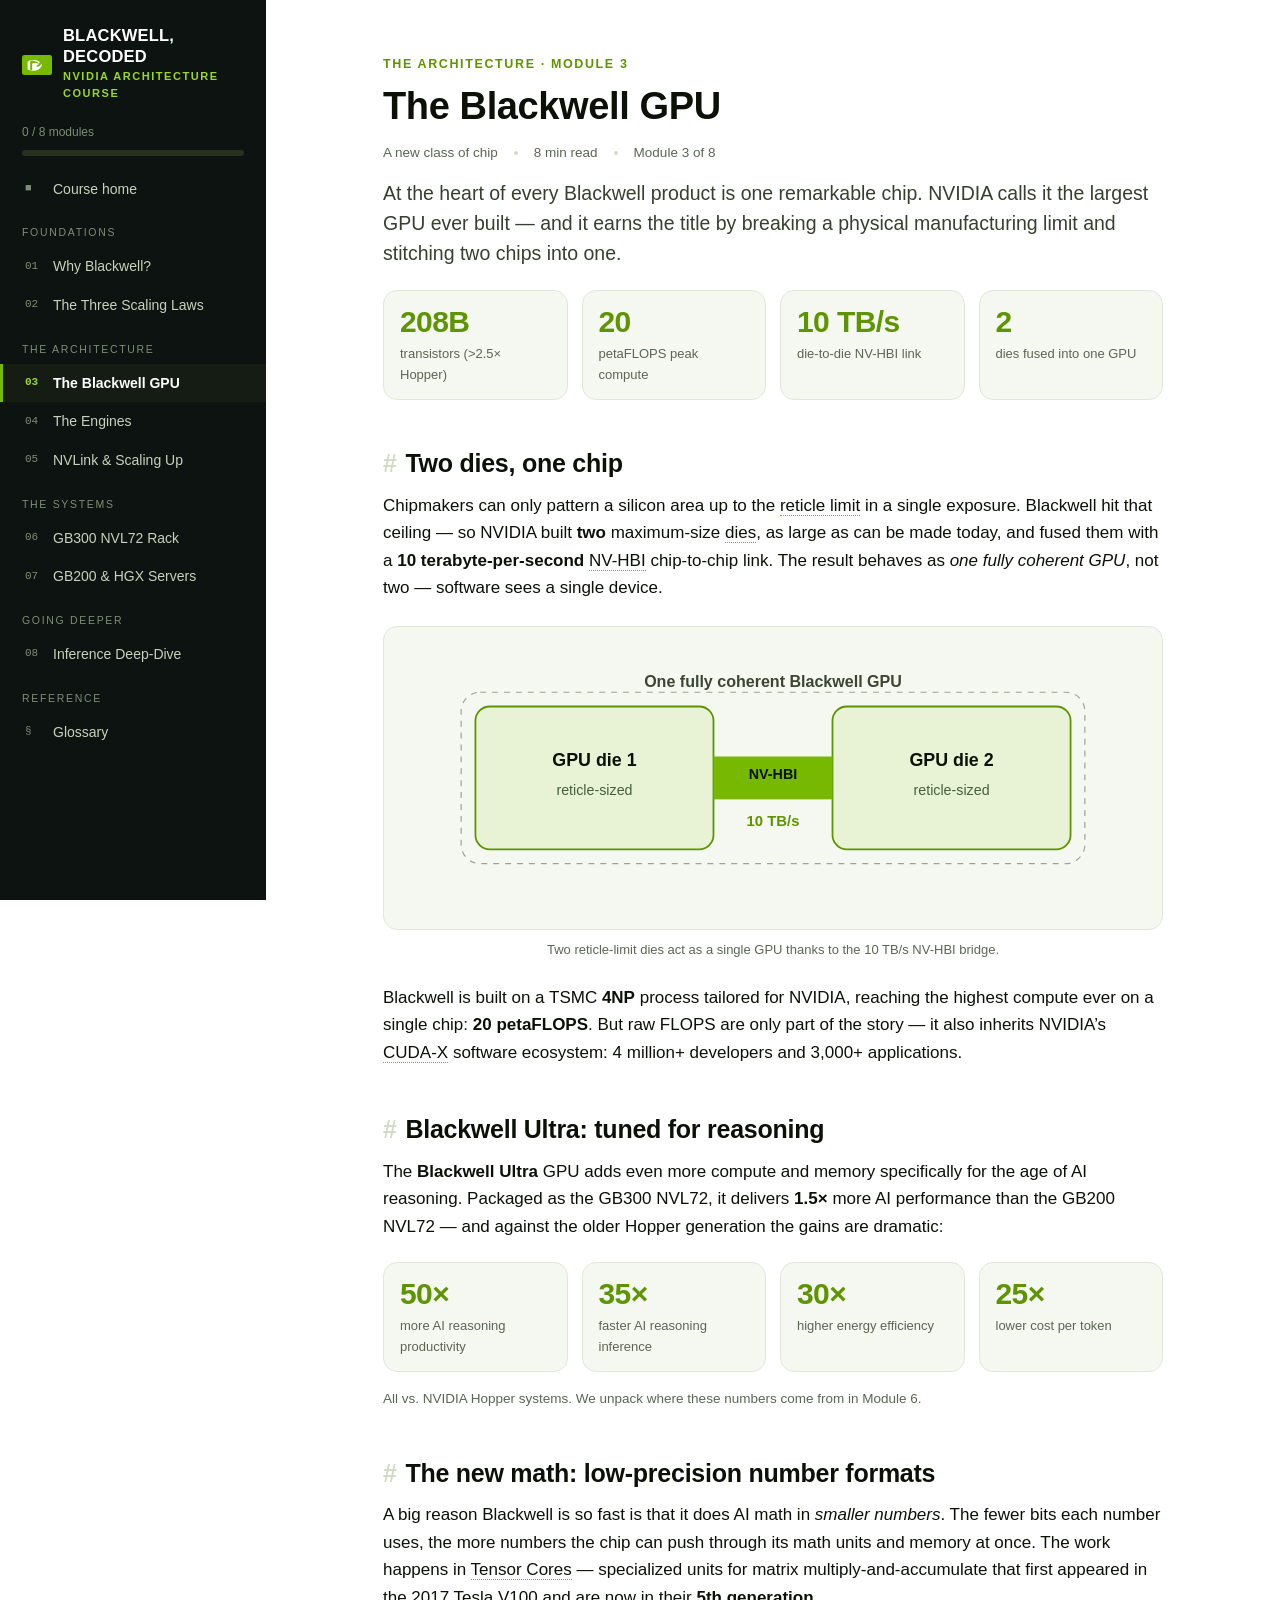
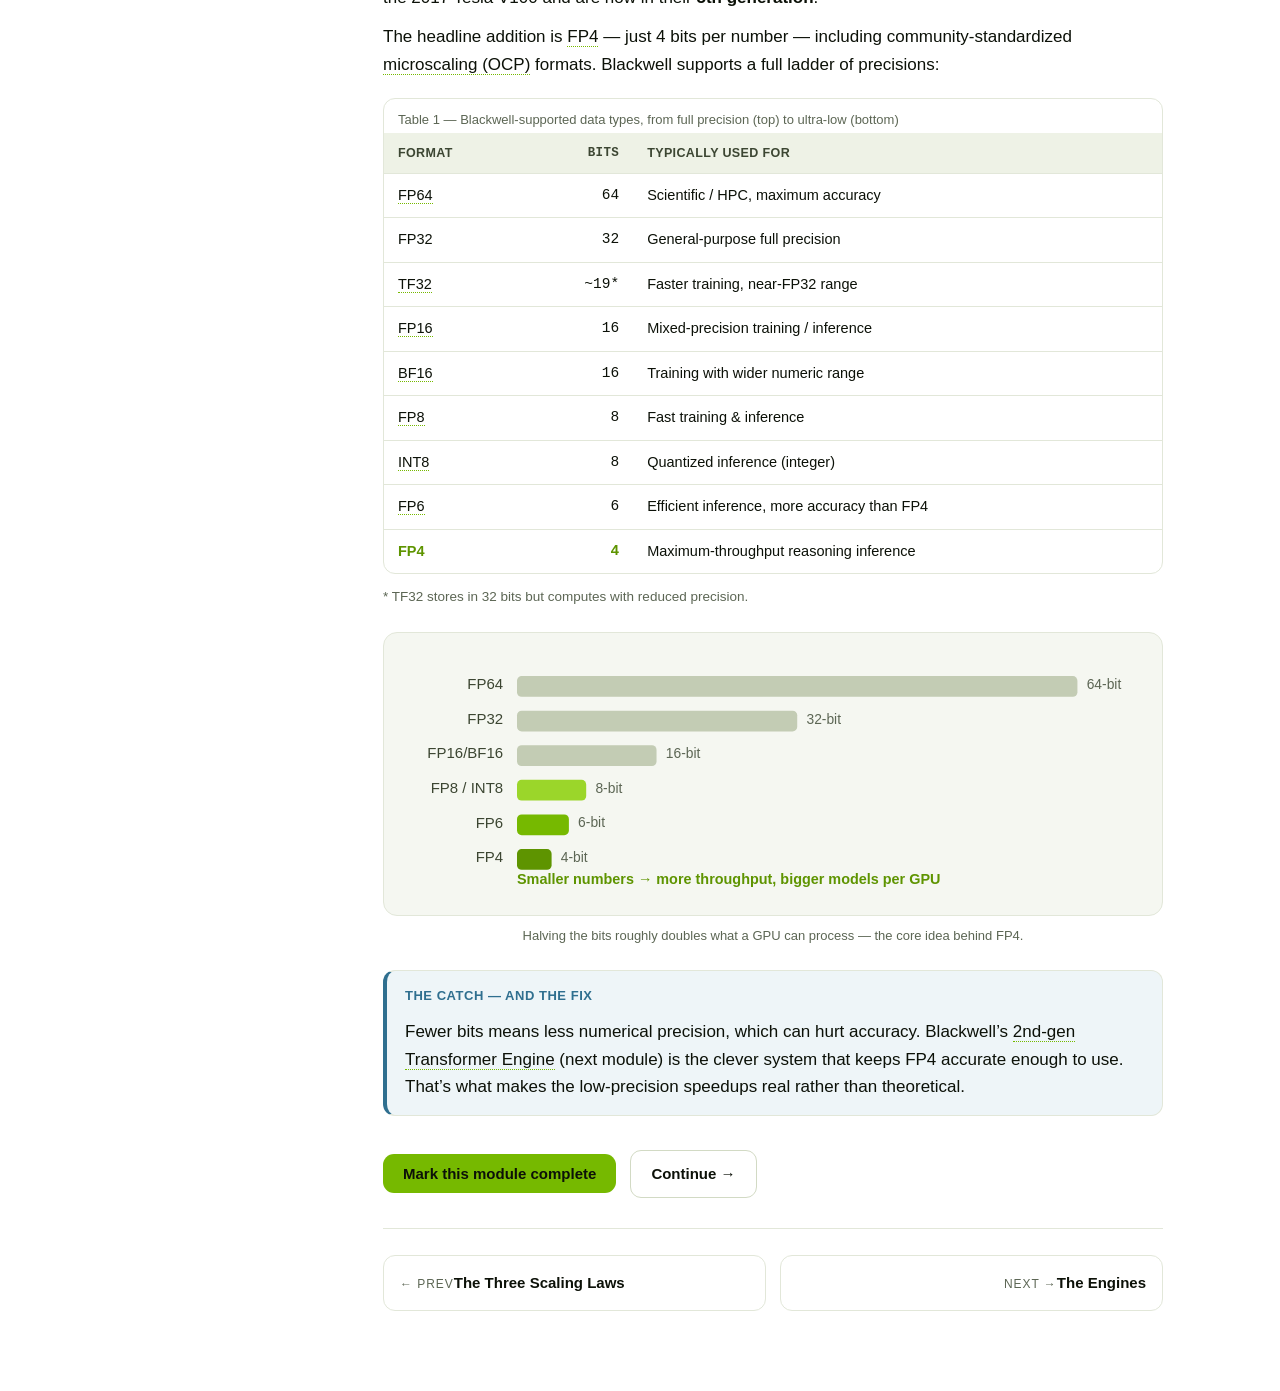
<file: 03-blackwell-gpu.html>
<!DOCTYPE html>
<html lang="en">
<head>
<meta charset="utf-8">
<meta name="viewport" content="width=device-width, initial-scale=1">
<title>The Blackwell GPU · Blackwell, Decoded</title>
<link rel="icon" href="data:image/svg+xml,%3Csvg xmlns='http://www.w3.org/2000/svg' viewBox='0 0 32 32'%3E%3Crect width='32' height='32' rx='6' fill='%2376b900'/%3E%3C/svg%3E">
<link rel="stylesheet" href="assets/style.css">
</head>
<body data-module="gpu">
<div id="scrollbar"></div>
<div class="topbar"><button class="burger" aria-label="Menu"><span></span></button><b>Blackwell, <span class="nv">Decoded</span></b></div><div class="scrim"></div>
<div class="layout">
<aside class="sidebar" id="sidebar"><a class="brand" href="index.html"><svg class="logo" viewBox="0 0 48 32" xmlns="http://www.w3.org/2000/svg" aria-hidden="true"><rect width="48" height="32" rx="4" fill="#76b900"/><path d="M13 9.5c5.5-.9 11.5.4 14.5 5.2-3.8-2.2-8-2.4-11.2-1.2v10.8h-3.3V9.5zM9 11.4v11.3c4.6 3.1 11.7 3.7 17.4.6 3.8-2.1 5.6-5.8 5.6-9.6-1.9 2.9-4.8 4.7-8.4 5.6v-3c2.6-.8 4.6-2.4 4.9-5-3.4-3.6-9.6-4.2-16.1-2.4l-3.4 1.9z" fill="#fff"/></svg><span><b>Blackwell,</b> <b>Decoded</b><span>NVIDIA architecture course</span></span></a><div class="sb-prog"><div class="count">0 / 8 modules</div><div class="track"><div class="fill"></div></div></div><ul class="nav"><li><a data-file="index.html" href="index.html"><span class="num">&#9632;</span><span class="lbl">Course home</span></a></li><li class="sec">Foundations</li>
<li><a data-file="01-why-blackwell.html" data-id="why" href="01-why-blackwell.html"><span class="num">01</span><span class="lbl">Why Blackwell?</span><span class="chk"><svg width="16" height="16" viewBox="0 0 16 16" fill="none"><path d="M3 8.4l3.2 3.2L13 4.6" stroke="#76b900" stroke-width="2.2" stroke-linecap="round" stroke-linejoin="round"/></svg></span></a></li>
<li><a data-file="02-scaling-laws.html" data-id="scaling" href="02-scaling-laws.html"><span class="num">02</span><span class="lbl">The Three Scaling Laws</span><span class="chk"><svg width="16" height="16" viewBox="0 0 16 16" fill="none"><path d="M3 8.4l3.2 3.2L13 4.6" stroke="#76b900" stroke-width="2.2" stroke-linecap="round" stroke-linejoin="round"/></svg></span></a></li>
<li class="sec">The Architecture</li>
<li><a data-file="03-blackwell-gpu.html" data-id="gpu" href="03-blackwell-gpu.html"><span class="num">03</span><span class="lbl">The Blackwell GPU</span><span class="chk"><svg width="16" height="16" viewBox="0 0 16 16" fill="none"><path d="M3 8.4l3.2 3.2L13 4.6" stroke="#76b900" stroke-width="2.2" stroke-linecap="round" stroke-linejoin="round"/></svg></span></a></li>
<li><a data-file="04-the-engines.html" data-id="engines" href="04-the-engines.html"><span class="num">04</span><span class="lbl">The Engines</span><span class="chk"><svg width="16" height="16" viewBox="0 0 16 16" fill="none"><path d="M3 8.4l3.2 3.2L13 4.6" stroke="#76b900" stroke-width="2.2" stroke-linecap="round" stroke-linejoin="round"/></svg></span></a></li>
<li><a data-file="05-nvlink.html" data-id="nvlink" href="05-nvlink.html"><span class="num">05</span><span class="lbl">NVLink &amp; Scaling Up</span><span class="chk"><svg width="16" height="16" viewBox="0 0 16 16" fill="none"><path d="M3 8.4l3.2 3.2L13 4.6" stroke="#76b900" stroke-width="2.2" stroke-linecap="round" stroke-linejoin="round"/></svg></span></a></li>
<li class="sec">The Systems</li>
<li><a data-file="06-gb300-nvl72.html" data-id="gb300" href="06-gb300-nvl72.html"><span class="num">06</span><span class="lbl">GB300 NVL72 Rack</span><span class="chk"><svg width="16" height="16" viewBox="0 0 16 16" fill="none"><path d="M3 8.4l3.2 3.2L13 4.6" stroke="#76b900" stroke-width="2.2" stroke-linecap="round" stroke-linejoin="round"/></svg></span></a></li>
<li><a data-file="07-gb200-and-hgx.html" data-id="servers" href="07-gb200-and-hgx.html"><span class="num">07</span><span class="lbl">GB200 &amp; HGX Servers</span><span class="chk"><svg width="16" height="16" viewBox="0 0 16 16" fill="none"><path d="M3 8.4l3.2 3.2L13 4.6" stroke="#76b900" stroke-width="2.2" stroke-linecap="round" stroke-linejoin="round"/></svg></span></a></li>
<li class="sec">Going Deeper</li>
<li><a data-file="08-parallelism.html" data-id="parallel" href="08-parallelism.html"><span class="num">08</span><span class="lbl">Inference Deep-Dive</span><span class="chk"><svg width="16" height="16" viewBox="0 0 16 16" fill="none"><path d="M3 8.4l3.2 3.2L13 4.6" stroke="#76b900" stroke-width="2.2" stroke-linecap="round" stroke-linejoin="round"/></svg></span></a></li><li class="sec">Reference</li><li><a data-file="glossary.html" href="glossary.html"><span class="num">&#167;</span><span class="lbl">Glossary</span></a></li></ul></aside>
<div class="main"><div class="wrap content">
<div class="kicker">The Architecture · Module 3</div><h1>The Blackwell GPU</h1><div class="meta"><span>A new class of chip</span><span class="dot"></span><span>8 min read</span><span class="dot"></span><span>Module 3 of 8</span></div><p class="lede">At the heart of every Blackwell product is one remarkable chip. NVIDIA calls it the largest GPU ever built — and it earns the title by breaking a physical manufacturing limit and stitching two chips into one.</p>
<div class="stats"><div class="stat"><div class="big">208B</div><div class="lab">transistors (&gt;2.5× Hopper)</div></div><div class="stat"><div class="big">20</div><div class="lab">petaFLOPS peak compute</div></div><div class="stat"><div class="big">10 TB/s</div><div class="lab">die-to-die NV-HBI link</div></div><div class="stat"><div class="big">2</div><div class="lab">dies fused into one GPU</div></div></div>
<h2><span class="hsh">#</span>Two dies, one chip</h2>
<p>Chipmakers can only pattern a silicon area up to the <span class="gloss" data-term="reticle limit">reticle limit</span>
in a single exposure. Blackwell hit that ceiling — so NVIDIA built <strong>two</strong> maximum-size
<span class="gloss" data-term="die">dies</span>, as large as can be made today, and fused them with a
<strong>10 terabyte-per-second</strong> <span class="gloss" data-term="NV-HBI">NV-HBI</span> chip-to-chip link. The result
behaves as <em>one fully coherent GPU</em>, not two — software sees a single device.</p>

<figure><div class="diagram">
<svg viewBox="0 0 620 220" role="img" aria-label="Two GPU dies joined by NV-HBI">
<g font-family="-apple-system,Segoe UI,sans-serif">
  <rect x="60" y="50" width="200" height="120" rx="12" fill="#e7f3d4" stroke="#5e9400" stroke-width="1.5"/>
  <rect x="360" y="50" width="200" height="120" rx="12" fill="#e7f3d4" stroke="#5e9400" stroke-width="1.5"/>
  <text x="160" y="100" text-anchor="middle" font-size="15" font-weight="700" fill="#0c1108">GPU die 1</text>
  <text x="160" y="124" text-anchor="middle" font-size="12" fill="#46603a">reticle-sized</text>
  <text x="460" y="100" text-anchor="middle" font-size="15" font-weight="700" fill="#0c1108">GPU die 2</text>
  <text x="460" y="124" text-anchor="middle" font-size="12" fill="#46603a">reticle-sized</text>
  <rect x="260" y="92" width="100" height="36" fill="#76b900"/>
  <text x="310" y="111" text-anchor="middle" font-size="12" font-weight="700" fill="#0c1108">NV-HBI</text>
  <text x="310" y="150" text-anchor="middle" font-size="12.5" font-weight="700" fill="#5e9400">10 TB/s</text>
  <text x="310" y="34" text-anchor="middle" font-size="13.5" font-weight="700" fill="#3c4632">One fully coherent Blackwell GPU</text>
  <rect x="48" y="38" width="524" height="144" rx="16" fill="none" stroke="#9aa692" stroke-dasharray="5 5"/>
</g></svg></div><figcaption>Two reticle-limit dies act as a single GPU thanks to the 10 TB/s NV-HBI bridge.</figcaption></figure>

<p>Blackwell is built on a TSMC <strong>4NP</strong> process tailored for NVIDIA, reaching the highest compute ever on a
single chip: <strong>20 petaFLOPS</strong>. But raw FLOPS are only part of the story — it also inherits NVIDIA’s
<span class="gloss" data-term="CUDA-X">CUDA-X</span> software ecosystem: 4 million+ developers and 3,000+ applications.</p>

<h2><span class="hsh">#</span>Blackwell Ultra: tuned for reasoning</h2>
<p>The <strong>Blackwell Ultra</strong> GPU adds even more compute and memory specifically for the age of AI reasoning.
Packaged as the GB300 NVL72, it delivers <strong>1.5×</strong> more AI performance than the GB200 NVL72 — and
against the older Hopper generation the gains are dramatic:</p>
<div class="stats"><div class="stat"><div class="big">50×</div><div class="lab">more AI reasoning productivity</div></div><div class="stat"><div class="big">35×</div><div class="lab">faster AI reasoning inference</div></div><div class="stat"><div class="big">30×</div><div class="lab">higher energy efficiency</div></div><div class="stat"><div class="big">25×</div><div class="lab">lower cost per token</div></div></div>
<p class="meta" style="margin-top:-6px">All vs. NVIDIA Hopper systems. We unpack where these numbers come from in
Module 6.</p>

<h2><span class="hsh">#</span>The new math: low-precision number formats</h2>
<p>A big reason Blackwell is so fast is that it does AI math in <em>smaller numbers</em>. The fewer bits each number uses,
the more numbers the chip can push through its math units and memory at once. The work happens in
<span class="gloss" data-term="Tensor Core">Tensor Cores</span> — specialized units for matrix
multiply-and-accumulate that first appeared in the 2017 Tesla V100 and are now in their <strong>5th generation</strong>.</p>
<p>The headline addition is <span class="gloss" data-term="FP4">FP4</span> — just 4 bits per number — including
community-standardized <span class="gloss" data-term="microscaling (MX / OCP)">microscaling (OCP)</span> formats. Blackwell
supports a full ladder of precisions:</p>

<div class="tablewrap"><table>
<caption>Table 1 — Blackwell-supported data types, from full precision (top) to ultra-low (bottom)</caption>
<thead><tr><th>Format</th><th class="num">Bits</th><th>Typically used for</th></tr></thead>
<tbody>
<tr><td><span class="gloss" data-term="FP32 / FP64">FP64</span></td><td class="num">64</td><td>Scientific / HPC, maximum accuracy</td></tr>
<tr><td>FP32</td><td class="num">32</td><td>General-purpose full precision</td></tr>
<tr><td><span class="gloss" data-term="TF32">TF32</span></td><td class="num">~19*</td><td>Faster training, near-FP32 range</td></tr>
<tr><td><span class="gloss" data-term="FP16 / BF16">FP16</span></td><td class="num">16</td><td>Mixed-precision training / inference</td></tr>
<tr><td><span class="gloss" data-term="FP16 / BF16">BF16</span></td><td class="num">16</td><td>Training with wider numeric range</td></tr>
<tr><td><span class="gloss" data-term="FP8">FP8</span></td><td class="num">8</td><td>Fast training &amp; inference</td></tr>
<tr><td><span class="gloss" data-term="INT8">INT8</span></td><td class="num">8</td><td>Quantized inference (integer)</td></tr>
<tr><td><span class="gloss" data-term="FP6">FP6</span></td><td class="num">6</td><td>Efficient inference, more accuracy than FP4</td></tr>
<tr><td class="hl">FP4</td><td class="num hl">4</td><td>Maximum-throughput reasoning inference</td></tr>
</tbody></table></div>
<p class="meta" style="margin-top:-8px">* TF32 stores in 32 bits but computes with reduced precision.</p>

<figure><div class="diagram">
<svg viewBox="0 0 640 210" role="img" aria-label="Relative bit-width of number formats">
<g font-family="-apple-system,Segoe UI,sans-serif" font-size="13">
<text x="86" y="28" text-anchor="end" fill="#3c4632" dominant-baseline="middle">FP64</text><rect x="98" y="20" width="486" height="18" rx="4" fill="#c3ccb4"/><text x="592" y="28" font-size="12" fill="#5c6654" dominant-baseline="middle">64-bit</text><text x="86" y="58" text-anchor="end" fill="#3c4632" dominant-baseline="middle">FP32</text><rect x="98" y="50" width="243" height="18" rx="4" fill="#c3ccb4"/><text x="349" y="58" font-size="12" fill="#5c6654" dominant-baseline="middle">32-bit</text><text x="86" y="88" text-anchor="end" fill="#3c4632" dominant-baseline="middle">FP16/BF16</text><rect x="98" y="80" width="121" height="18" rx="4" fill="#c3ccb4"/><text x="227" y="88" font-size="12" fill="#5c6654" dominant-baseline="middle">16-bit</text><text x="86" y="118" text-anchor="end" fill="#3c4632" dominant-baseline="middle">FP8 / INT8</text><rect x="98" y="110" width="60" height="18" rx="4" fill="#9bd62a"/><text x="166" y="118" font-size="12" fill="#5c6654" dominant-baseline="middle">8-bit</text><text x="86" y="148" text-anchor="end" fill="#3c4632" dominant-baseline="middle">FP6</text><rect x="98" y="140" width="45" height="18" rx="4" fill="#76b900"/><text x="151" y="148" font-size="12" fill="#5c6654" dominant-baseline="middle">6-bit</text><text x="86" y="178" text-anchor="end" fill="#3c4632" dominant-baseline="middle">FP4</text><rect x="98" y="170" width="30" height="18" rx="4" fill="#5e9400"/><text x="136" y="178" font-size="12" fill="#5c6654" dominant-baseline="middle">4-bit</text>
<text x="98" y="200" font-size="12.5" fill="#5e9400" font-weight="700">Smaller numbers → more throughput, bigger models per GPU</text>
</g></svg></div><figcaption>Halving the bits roughly doubles what a GPU can process — the core idea behind FP4.</figcaption></figure>

<div class="callout note"><div class="t">The catch — and the fix</div><p>Fewer bits means less numerical precision,
which can hurt accuracy. Blackwell’s <span class="gloss" data-term="Transformer Engine">2nd-gen Transformer Engine</span>
(next module) is the clever system that keeps FP4 accurate enough to use. That’s what makes the low-precision speedups
real rather than theoretical.</p></div>
<div class="done-row"><button id="completeBtn" class="btn">Mark this module complete</button><a class="btn ghost" href="04-the-engines.html">Continue →</a></div><nav class="pager"><a class="prev" href="02-scaling-laws.html"><span class="dir">← Prev</span><span class="ttl">The Three Scaling Laws</span></a><a class="next" href="04-the-engines.html"><span class="dir">Next →</span><span class="ttl">The Engines</span></a></nav>
</div></div>
</div>
<script src="assets/glossary.js"></script>
<script src="assets/app.js"></script>

</body>
</html>
</file>
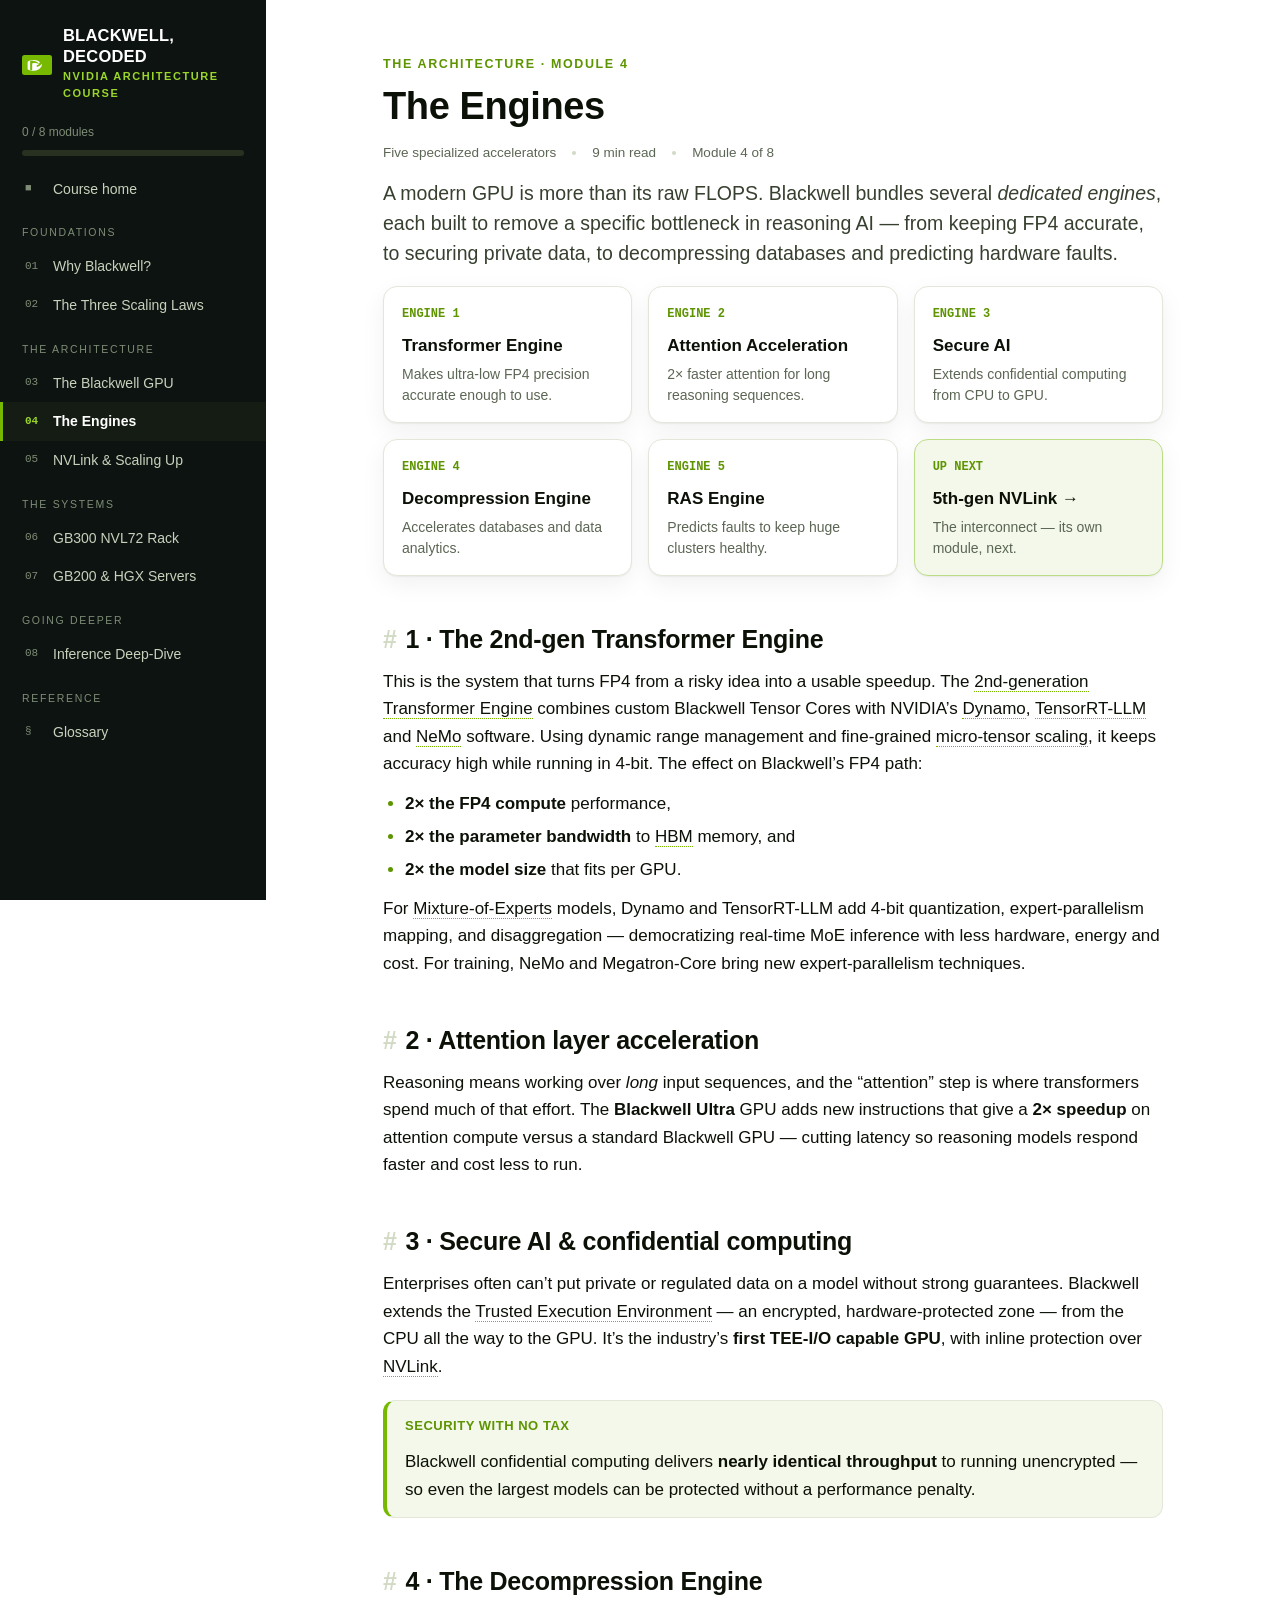
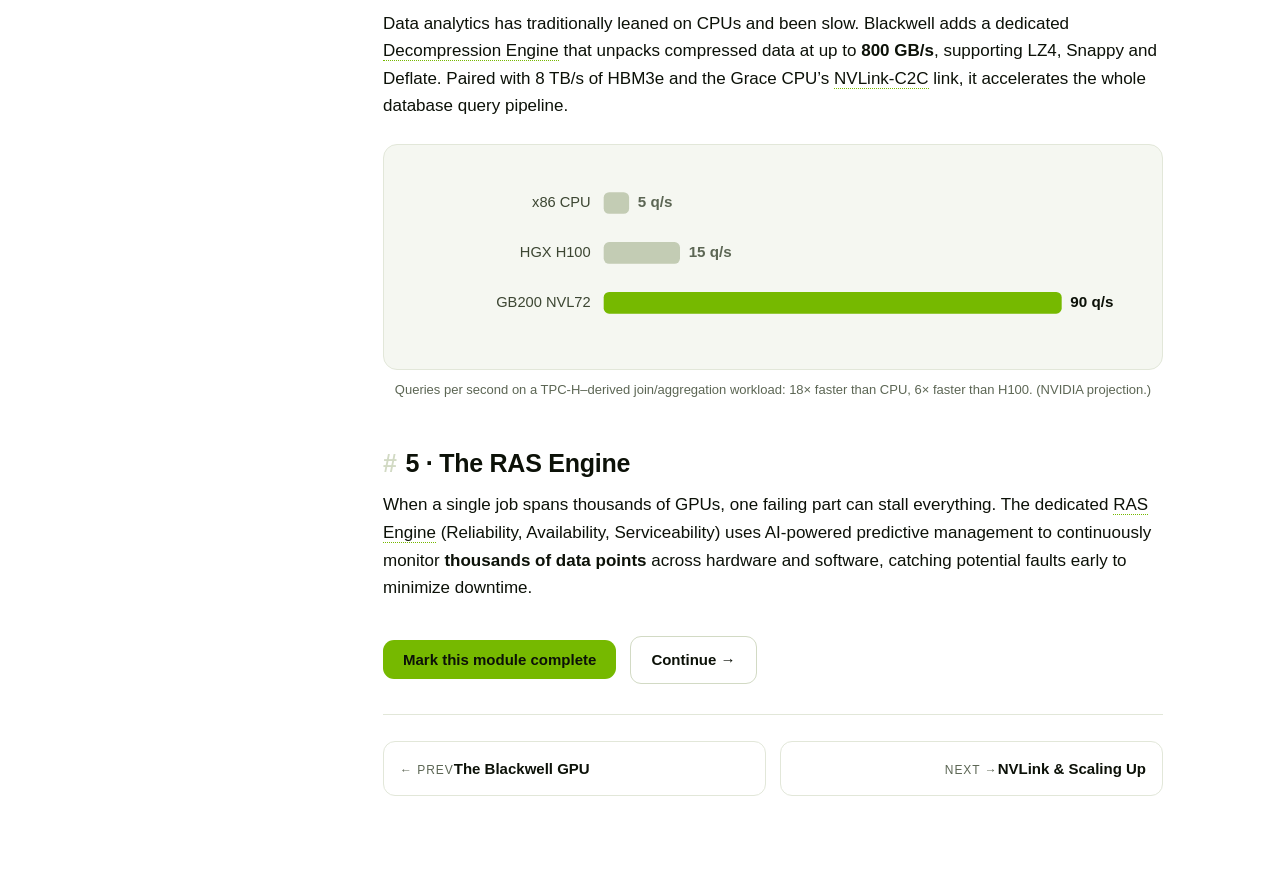
<file: 04-the-engines.html>
<!DOCTYPE html>
<html lang="en">
<head>
<meta charset="utf-8">
<meta name="viewport" content="width=device-width, initial-scale=1">
<title>The Engines · Blackwell, Decoded</title>
<link rel="icon" href="data:image/svg+xml,%3Csvg xmlns='http://www.w3.org/2000/svg' viewBox='0 0 32 32'%3E%3Crect width='32' height='32' rx='6' fill='%2376b900'/%3E%3C/svg%3E">
<link rel="stylesheet" href="assets/style.css">
</head>
<body data-module="engines">
<div id="scrollbar"></div>
<div class="topbar"><button class="burger" aria-label="Menu"><span></span></button><b>Blackwell, <span class="nv">Decoded</span></b></div><div class="scrim"></div>
<div class="layout">
<aside class="sidebar" id="sidebar"><a class="brand" href="index.html"><svg class="logo" viewBox="0 0 48 32" xmlns="http://www.w3.org/2000/svg" aria-hidden="true"><rect width="48" height="32" rx="4" fill="#76b900"/><path d="M13 9.5c5.5-.9 11.5.4 14.5 5.2-3.8-2.2-8-2.4-11.2-1.2v10.8h-3.3V9.5zM9 11.4v11.3c4.6 3.1 11.7 3.7 17.4.6 3.8-2.1 5.6-5.8 5.6-9.6-1.9 2.9-4.8 4.7-8.4 5.6v-3c2.6-.8 4.6-2.4 4.9-5-3.4-3.6-9.6-4.2-16.1-2.4l-3.4 1.9z" fill="#fff"/></svg><span><b>Blackwell,</b> <b>Decoded</b><span>NVIDIA architecture course</span></span></a><div class="sb-prog"><div class="count">0 / 8 modules</div><div class="track"><div class="fill"></div></div></div><ul class="nav"><li><a data-file="index.html" href="index.html"><span class="num">&#9632;</span><span class="lbl">Course home</span></a></li><li class="sec">Foundations</li>
<li><a data-file="01-why-blackwell.html" data-id="why" href="01-why-blackwell.html"><span class="num">01</span><span class="lbl">Why Blackwell?</span><span class="chk"><svg width="16" height="16" viewBox="0 0 16 16" fill="none"><path d="M3 8.4l3.2 3.2L13 4.6" stroke="#76b900" stroke-width="2.2" stroke-linecap="round" stroke-linejoin="round"/></svg></span></a></li>
<li><a data-file="02-scaling-laws.html" data-id="scaling" href="02-scaling-laws.html"><span class="num">02</span><span class="lbl">The Three Scaling Laws</span><span class="chk"><svg width="16" height="16" viewBox="0 0 16 16" fill="none"><path d="M3 8.4l3.2 3.2L13 4.6" stroke="#76b900" stroke-width="2.2" stroke-linecap="round" stroke-linejoin="round"/></svg></span></a></li>
<li class="sec">The Architecture</li>
<li><a data-file="03-blackwell-gpu.html" data-id="gpu" href="03-blackwell-gpu.html"><span class="num">03</span><span class="lbl">The Blackwell GPU</span><span class="chk"><svg width="16" height="16" viewBox="0 0 16 16" fill="none"><path d="M3 8.4l3.2 3.2L13 4.6" stroke="#76b900" stroke-width="2.2" stroke-linecap="round" stroke-linejoin="round"/></svg></span></a></li>
<li><a data-file="04-the-engines.html" data-id="engines" href="04-the-engines.html"><span class="num">04</span><span class="lbl">The Engines</span><span class="chk"><svg width="16" height="16" viewBox="0 0 16 16" fill="none"><path d="M3 8.4l3.2 3.2L13 4.6" stroke="#76b900" stroke-width="2.2" stroke-linecap="round" stroke-linejoin="round"/></svg></span></a></li>
<li><a data-file="05-nvlink.html" data-id="nvlink" href="05-nvlink.html"><span class="num">05</span><span class="lbl">NVLink &amp; Scaling Up</span><span class="chk"><svg width="16" height="16" viewBox="0 0 16 16" fill="none"><path d="M3 8.4l3.2 3.2L13 4.6" stroke="#76b900" stroke-width="2.2" stroke-linecap="round" stroke-linejoin="round"/></svg></span></a></li>
<li class="sec">The Systems</li>
<li><a data-file="06-gb300-nvl72.html" data-id="gb300" href="06-gb300-nvl72.html"><span class="num">06</span><span class="lbl">GB300 NVL72 Rack</span><span class="chk"><svg width="16" height="16" viewBox="0 0 16 16" fill="none"><path d="M3 8.4l3.2 3.2L13 4.6" stroke="#76b900" stroke-width="2.2" stroke-linecap="round" stroke-linejoin="round"/></svg></span></a></li>
<li><a data-file="07-gb200-and-hgx.html" data-id="servers" href="07-gb200-and-hgx.html"><span class="num">07</span><span class="lbl">GB200 &amp; HGX Servers</span><span class="chk"><svg width="16" height="16" viewBox="0 0 16 16" fill="none"><path d="M3 8.4l3.2 3.2L13 4.6" stroke="#76b900" stroke-width="2.2" stroke-linecap="round" stroke-linejoin="round"/></svg></span></a></li>
<li class="sec">Going Deeper</li>
<li><a data-file="08-parallelism.html" data-id="parallel" href="08-parallelism.html"><span class="num">08</span><span class="lbl">Inference Deep-Dive</span><span class="chk"><svg width="16" height="16" viewBox="0 0 16 16" fill="none"><path d="M3 8.4l3.2 3.2L13 4.6" stroke="#76b900" stroke-width="2.2" stroke-linecap="round" stroke-linejoin="round"/></svg></span></a></li><li class="sec">Reference</li><li><a data-file="glossary.html" href="glossary.html"><span class="num">&#167;</span><span class="lbl">Glossary</span></a></li></ul></aside>
<div class="main"><div class="wrap content">
<div class="kicker">The Architecture · Module 4</div><h1>The Engines</h1><div class="meta"><span>Five specialized accelerators</span><span class="dot"></span><span>9 min read</span><span class="dot"></span><span>Module 4 of 8</span></div><p class="lede">A modern GPU is more than its raw FLOPS. Blackwell bundles several <em>dedicated engines</em>, each built to remove a specific bottleneck in reasoning AI — from keeping FP4 accurate, to securing private data, to decompressing databases and predicting hardware faults.</p>
<div class="cardgrid" style="margin-top:18px">
  <div class="mcard" style="cursor:default"><span class="n">ENGINE 1</span><h3>Transformer Engine</h3><p>Makes ultra-low FP4 precision accurate enough to use.</p></div>
  <div class="mcard" style="cursor:default"><span class="n">ENGINE 2</span><h3>Attention Acceleration</h3><p>2× faster attention for long reasoning sequences.</p></div>
  <div class="mcard" style="cursor:default"><span class="n">ENGINE 3</span><h3>Secure AI</h3><p>Extends confidential computing from CPU to GPU.</p></div>
  <div class="mcard" style="cursor:default"><span class="n">ENGINE 4</span><h3>Decompression Engine</h3><p>Accelerates databases and data analytics.</p></div>
  <div class="mcard" style="cursor:default"><span class="n">ENGINE 5</span><h3>RAS Engine</h3><p>Predicts faults to keep huge clusters healthy.</p></div>
  <a class="mcard" href="05-nvlink.html" style="border-color:#bcdd86;background:#f3f8ea"><span class="n">UP NEXT</span><h3>5th-gen NVLink →</h3><p>The interconnect — its own module, next.</p></a>
</div>

<h2><span class="hsh">#</span>1 · The 2nd-gen Transformer Engine</h2>
<p>This is the system that turns FP4 from a risky idea into a usable speedup. The
<span class="gloss" data-term="Transformer Engine">2nd-generation Transformer Engine</span> combines custom Blackwell
Tensor Cores with NVIDIA’s <span class="gloss" data-term="Dynamo">Dynamo</span>,
<span class="gloss" data-term="TensorRT-LLM">TensorRT-LLM</span> and <span class="gloss" data-term="NeMo / Megatron-Core">NeMo</span>
software. Using dynamic range management and fine-grained <span class="gloss" data-term="micro-tensor scaling">micro-tensor
scaling</span>, it keeps accuracy high while running in 4-bit. The effect on Blackwell’s FP4 path:</p>
<ul>
<li><strong>2× the FP4 compute</strong> performance,</li>
<li><strong>2× the parameter bandwidth</strong> to <span class="gloss" data-term="HBM3e">HBM</span> memory, and</li>
<li><strong>2× the model size</strong> that fits per GPU.</li>
</ul>
<p>For <span class="gloss" data-term="MoE (Mixture of Experts)">Mixture-of-Experts</span> models, Dynamo and TensorRT-LLM add
4-bit quantization, expert-parallelism mapping, and disaggregation — democratizing real-time MoE inference with less
hardware, energy and cost. For training, NeMo and Megatron-Core bring new expert-parallelism techniques.</p>

<h2><span class="hsh">#</span>2 · Attention layer acceleration</h2>
<p>Reasoning means working over <em>long</em> input sequences, and the “attention” step is where transformers
spend much of that effort. The <strong>Blackwell Ultra</strong> GPU adds new instructions that give a <strong>2×
speedup</strong> on attention compute versus a standard Blackwell GPU — cutting latency so reasoning models respond
faster and cost less to run.</p>

<h2><span class="hsh">#</span>3 · Secure AI &amp; confidential computing</h2>
<p>Enterprises often can’t put private or regulated data on a model without strong guarantees. Blackwell extends the
<span class="gloss" data-term="TEE / Confidential Computing">Trusted Execution Environment</span> — an encrypted,
hardware-protected zone — from the CPU all the way to the GPU. It’s the industry’s
<strong>first TEE-I/O capable GPU</strong>, with inline protection over <span class="gloss" data-term="NVLink">NVLink</span>.</p>
<div class="callout key"><div class="t">Security with no tax</div><p>Blackwell confidential computing delivers
<strong>nearly identical throughput</strong> to running unencrypted — so even the largest models can be protected
without a performance penalty.</p></div>

<h2><span class="hsh">#</span>4 · The Decompression Engine</h2>
<p>Data analytics has traditionally leaned on CPUs and been slow. Blackwell adds a dedicated
<span class="gloss" data-term="Decompression Engine">Decompression Engine</span> that unpacks compressed data at up to
<strong>800 GB/s</strong>, supporting LZ4, Snappy and Deflate. Paired with 8 TB/s of HBM3e and the Grace CPU’s
<span class="gloss" data-term="NVLink-C2C">NVLink-C2C</span> link, it accelerates the whole database query pipeline.</p>
<figure><div class="diagram"><svg viewBox="0 0 680 170" role="img" aria-label="Database query throughput"><text x="172" y="35" font-size="13.5" font-family="-apple-system,Segoe UI,sans-serif" fill="#3c4632" text-anchor="end" dominant-baseline="middle">x86 CPU</text><rect x="184" y="25" width="23.4" height="20" rx="5" fill="#c3ccb4"/><text x="215.4" y="35" font-size="14" font-weight="700" font-family="-apple-system,Segoe UI,sans-serif" fill="#5c6654" dominant-baseline="middle">5 q/s</text><text x="172" y="81" font-size="13.5" font-family="-apple-system,Segoe UI,sans-serif" fill="#3c4632" text-anchor="end" dominant-baseline="middle">HGX H100</text><rect x="184" y="71" width="70.3" height="20" rx="5" fill="#c3ccb4"/><text x="262.3" y="81" font-size="14" font-weight="700" font-family="-apple-system,Segoe UI,sans-serif" fill="#5c6654" dominant-baseline="middle">15 q/s</text><text x="172" y="127" font-size="13.5" font-family="-apple-system,Segoe UI,sans-serif" fill="#3c4632" text-anchor="end" dominant-baseline="middle">GB200 NVL72</text><rect x="184" y="117" width="422.0" height="20" rx="5" fill="#76b900"/><text x="614.0" y="127" font-size="14" font-weight="700" font-family="-apple-system,Segoe UI,sans-serif" fill="#0c1108" dominant-baseline="middle">90 q/s</text></svg></div><figcaption>Queries per second on a TPC-H–derived join/aggregation workload: 18× faster than CPU, 6× faster than H100. (NVIDIA projection.)</figcaption></figure>
<h2><span class="hsh">#</span>5 · The RAS Engine</h2>
<p>When a single job spans thousands of GPUs, one failing part can stall everything. The dedicated
<span class="gloss" data-term="RAS Engine">RAS Engine</span> (Reliability, Availability, Serviceability) uses AI-powered
predictive management to continuously monitor <strong>thousands of data points</strong> across hardware and software,
catching potential faults early to minimize downtime.</p>
<div class="done-row"><button id="completeBtn" class="btn">Mark this module complete</button><a class="btn ghost" href="05-nvlink.html">Continue →</a></div><nav class="pager"><a class="prev" href="03-blackwell-gpu.html"><span class="dir">← Prev</span><span class="ttl">The Blackwell GPU</span></a><a class="next" href="05-nvlink.html"><span class="dir">Next →</span><span class="ttl">NVLink &amp; Scaling Up</span></a></nav>
</div></div>
</div>
<script src="assets/glossary.js"></script>
<script src="assets/app.js"></script>

</body>
</html>
</file>
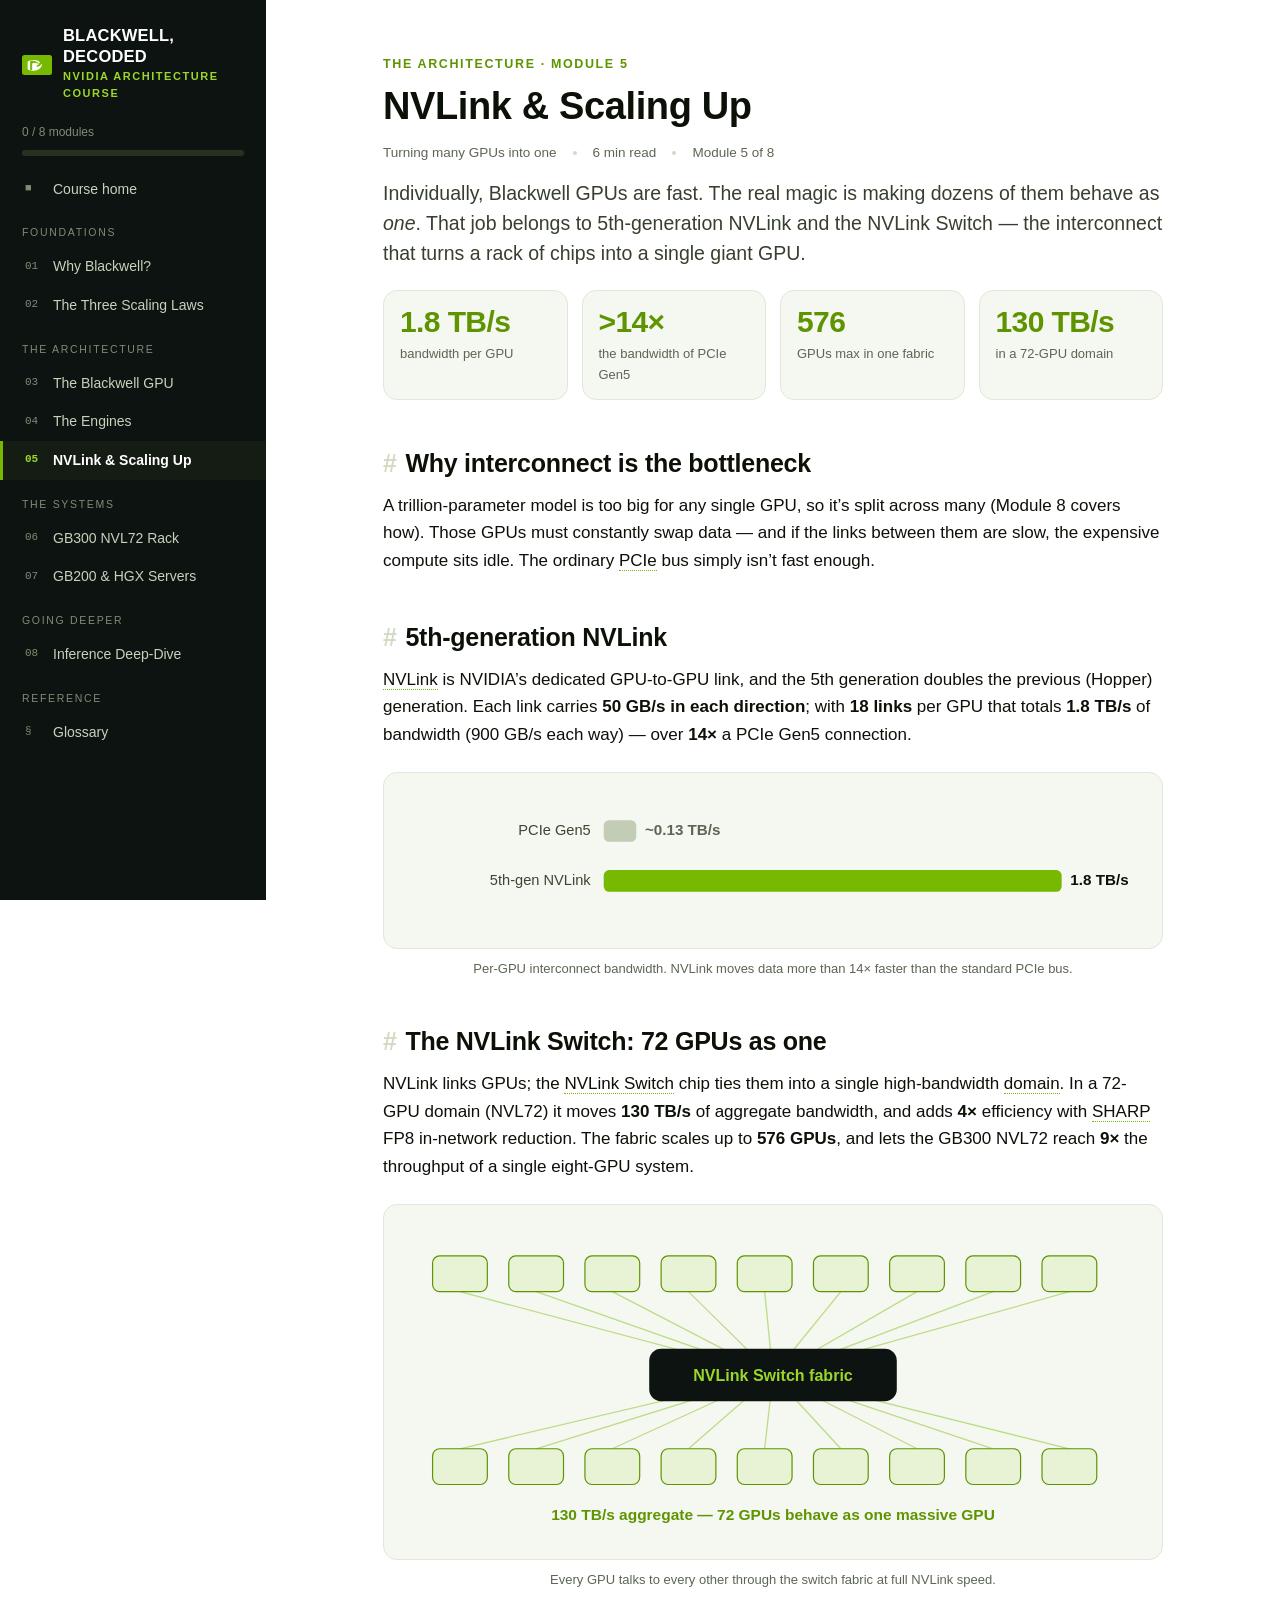
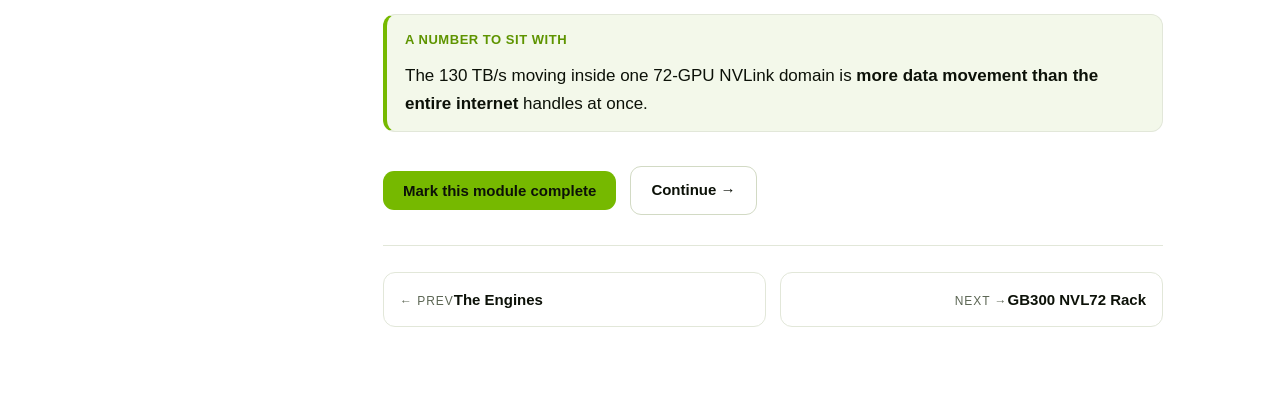
<file: 05-nvlink.html>
<!DOCTYPE html>
<html lang="en">
<head>
<meta charset="utf-8">
<meta name="viewport" content="width=device-width, initial-scale=1">
<title>NVLink &amp; Scaling Up · Blackwell, Decoded</title>
<link rel="icon" href="data:image/svg+xml,%3Csvg xmlns='http://www.w3.org/2000/svg' viewBox='0 0 32 32'%3E%3Crect width='32' height='32' rx='6' fill='%2376b900'/%3E%3C/svg%3E">
<link rel="stylesheet" href="assets/style.css">
</head>
<body data-module="nvlink">
<div id="scrollbar"></div>
<div class="topbar"><button class="burger" aria-label="Menu"><span></span></button><b>Blackwell, <span class="nv">Decoded</span></b></div><div class="scrim"></div>
<div class="layout">
<aside class="sidebar" id="sidebar"><a class="brand" href="index.html"><svg class="logo" viewBox="0 0 48 32" xmlns="http://www.w3.org/2000/svg" aria-hidden="true"><rect width="48" height="32" rx="4" fill="#76b900"/><path d="M13 9.5c5.5-.9 11.5.4 14.5 5.2-3.8-2.2-8-2.4-11.2-1.2v10.8h-3.3V9.5zM9 11.4v11.3c4.6 3.1 11.7 3.7 17.4.6 3.8-2.1 5.6-5.8 5.6-9.6-1.9 2.9-4.8 4.7-8.4 5.6v-3c2.6-.8 4.6-2.4 4.9-5-3.4-3.6-9.6-4.2-16.1-2.4l-3.4 1.9z" fill="#fff"/></svg><span><b>Blackwell,</b> <b>Decoded</b><span>NVIDIA architecture course</span></span></a><div class="sb-prog"><div class="count">0 / 8 modules</div><div class="track"><div class="fill"></div></div></div><ul class="nav"><li><a data-file="index.html" href="index.html"><span class="num">&#9632;</span><span class="lbl">Course home</span></a></li><li class="sec">Foundations</li>
<li><a data-file="01-why-blackwell.html" data-id="why" href="01-why-blackwell.html"><span class="num">01</span><span class="lbl">Why Blackwell?</span><span class="chk"><svg width="16" height="16" viewBox="0 0 16 16" fill="none"><path d="M3 8.4l3.2 3.2L13 4.6" stroke="#76b900" stroke-width="2.2" stroke-linecap="round" stroke-linejoin="round"/></svg></span></a></li>
<li><a data-file="02-scaling-laws.html" data-id="scaling" href="02-scaling-laws.html"><span class="num">02</span><span class="lbl">The Three Scaling Laws</span><span class="chk"><svg width="16" height="16" viewBox="0 0 16 16" fill="none"><path d="M3 8.4l3.2 3.2L13 4.6" stroke="#76b900" stroke-width="2.2" stroke-linecap="round" stroke-linejoin="round"/></svg></span></a></li>
<li class="sec">The Architecture</li>
<li><a data-file="03-blackwell-gpu.html" data-id="gpu" href="03-blackwell-gpu.html"><span class="num">03</span><span class="lbl">The Blackwell GPU</span><span class="chk"><svg width="16" height="16" viewBox="0 0 16 16" fill="none"><path d="M3 8.4l3.2 3.2L13 4.6" stroke="#76b900" stroke-width="2.2" stroke-linecap="round" stroke-linejoin="round"/></svg></span></a></li>
<li><a data-file="04-the-engines.html" data-id="engines" href="04-the-engines.html"><span class="num">04</span><span class="lbl">The Engines</span><span class="chk"><svg width="16" height="16" viewBox="0 0 16 16" fill="none"><path d="M3 8.4l3.2 3.2L13 4.6" stroke="#76b900" stroke-width="2.2" stroke-linecap="round" stroke-linejoin="round"/></svg></span></a></li>
<li><a data-file="05-nvlink.html" data-id="nvlink" href="05-nvlink.html"><span class="num">05</span><span class="lbl">NVLink &amp; Scaling Up</span><span class="chk"><svg width="16" height="16" viewBox="0 0 16 16" fill="none"><path d="M3 8.4l3.2 3.2L13 4.6" stroke="#76b900" stroke-width="2.2" stroke-linecap="round" stroke-linejoin="round"/></svg></span></a></li>
<li class="sec">The Systems</li>
<li><a data-file="06-gb300-nvl72.html" data-id="gb300" href="06-gb300-nvl72.html"><span class="num">06</span><span class="lbl">GB300 NVL72 Rack</span><span class="chk"><svg width="16" height="16" viewBox="0 0 16 16" fill="none"><path d="M3 8.4l3.2 3.2L13 4.6" stroke="#76b900" stroke-width="2.2" stroke-linecap="round" stroke-linejoin="round"/></svg></span></a></li>
<li><a data-file="07-gb200-and-hgx.html" data-id="servers" href="07-gb200-and-hgx.html"><span class="num">07</span><span class="lbl">GB200 &amp; HGX Servers</span><span class="chk"><svg width="16" height="16" viewBox="0 0 16 16" fill="none"><path d="M3 8.4l3.2 3.2L13 4.6" stroke="#76b900" stroke-width="2.2" stroke-linecap="round" stroke-linejoin="round"/></svg></span></a></li>
<li class="sec">Going Deeper</li>
<li><a data-file="08-parallelism.html" data-id="parallel" href="08-parallelism.html"><span class="num">08</span><span class="lbl">Inference Deep-Dive</span><span class="chk"><svg width="16" height="16" viewBox="0 0 16 16" fill="none"><path d="M3 8.4l3.2 3.2L13 4.6" stroke="#76b900" stroke-width="2.2" stroke-linecap="round" stroke-linejoin="round"/></svg></span></a></li><li class="sec">Reference</li><li><a data-file="glossary.html" href="glossary.html"><span class="num">&#167;</span><span class="lbl">Glossary</span></a></li></ul></aside>
<div class="main"><div class="wrap content">
<div class="kicker">The Architecture · Module 5</div><h1>NVLink &amp; Scaling Up</h1><div class="meta"><span>Turning many GPUs into one</span><span class="dot"></span><span>6 min read</span><span class="dot"></span><span>Module 5 of 8</span></div><p class="lede">Individually, Blackwell GPUs are fast. The real magic is making dozens of them behave as <em>one</em>. That job belongs to 5th-generation NVLink and the NVLink Switch — the interconnect that turns a rack of chips into a single giant GPU.</p>
<div class="stats"><div class="stat"><div class="big">1.8 TB/s</div><div class="lab">bandwidth per GPU</div></div><div class="stat"><div class="big">&gt;14×</div><div class="lab">the bandwidth of PCIe Gen5</div></div><div class="stat"><div class="big">576</div><div class="lab">GPUs max in one fabric</div></div><div class="stat"><div class="big">130 TB/s</div><div class="lab">in a 72-GPU domain</div></div></div>
<h2><span class="hsh">#</span>Why interconnect is the bottleneck</h2>
<p>A trillion-parameter model is too big for any single GPU, so it’s split across many (Module 8 covers how).
Those GPUs must constantly swap data — and if the links between them are slow, the expensive compute sits idle.
The ordinary <span class="gloss" data-term="PCIe Gen5 / Gen6">PCIe</span> bus simply isn’t fast enough.</p>

<h2><span class="hsh">#</span>5th-generation NVLink</h2>
<p><span class="gloss" data-term="NVLink">NVLink</span> is NVIDIA’s dedicated GPU-to-GPU link, and the 5th generation
doubles the previous (Hopper) generation. Each link carries <strong>50 GB/s in each direction</strong>; with
<strong>18 links</strong> per GPU that totals <strong>1.8 TB/s</strong> of bandwidth (900 GB/s each way) — over
<strong>14×</strong> a PCIe Gen5 connection.</p>
<figure><div class="diagram"><svg viewBox="0 0 680 124" role="img" aria-label="Bandwidth per GPU"><text x="172" y="35" font-size="13.5" font-family="-apple-system,Segoe UI,sans-serif" fill="#3c4632" text-anchor="end" dominant-baseline="middle">PCIe Gen5</text><rect x="184" y="25" width="30.0" height="20" rx="5" fill="#c3ccb4"/><text x="222.0" y="35" font-size="14" font-weight="700" font-family="-apple-system,Segoe UI,sans-serif" fill="#5c6654" dominant-baseline="middle">~0.13 TB/s</text><text x="172" y="81" font-size="13.5" font-family="-apple-system,Segoe UI,sans-serif" fill="#3c4632" text-anchor="end" dominant-baseline="middle">5th-gen NVLink</text><rect x="184" y="71" width="422.0" height="20" rx="5" fill="#76b900"/><text x="614.0" y="81" font-size="14" font-weight="700" font-family="-apple-system,Segoe UI,sans-serif" fill="#0c1108" dominant-baseline="middle">1.8 TB/s</text></svg></div><figcaption>Per-GPU interconnect bandwidth. NVLink moves data more than 14× faster than the standard PCIe bus.</figcaption></figure>
<h2><span class="hsh">#</span>The NVLink Switch: 72 GPUs as one</h2>
<p>NVLink links GPUs; the <span class="gloss" data-term="NVLink Switch">NVLink Switch</span> chip ties them into a single
high-bandwidth <span class="gloss" data-term="NVLink domain">domain</span>. In a 72-GPU domain (NVL72) it moves
<strong>130 TB/s</strong> of aggregate bandwidth, and adds <strong>4×</strong> efficiency with
<span class="gloss" data-term="SHARP">SHARP</span> FP8 in-network reduction. The fabric scales up to
<strong>576 GPUs</strong>, and lets the GB300 NVL72 reach <strong>9×</strong> the throughput of a single eight-GPU
system.</p>

<figure><div class="diagram">
<svg viewBox="0 0 620 264" role="img" aria-label="NVLink switch connecting 72 GPUs into one domain">
<g font-family="-apple-system,Segoe UI,sans-serif">
<line x1="47" y1="56" x2="310" y2="126" stroke="#bcdd86" stroke-width="1.1"/><line x1="111" y1="56" x2="310" y2="126" stroke="#bcdd86" stroke-width="1.1"/><line x1="175" y1="56" x2="310" y2="126" stroke="#bcdd86" stroke-width="1.1"/><line x1="239" y1="56" x2="310" y2="126" stroke="#bcdd86" stroke-width="1.1"/><line x1="303" y1="56" x2="310" y2="126" stroke="#bcdd86" stroke-width="1.1"/><line x1="367" y1="56" x2="310" y2="126" stroke="#bcdd86" stroke-width="1.1"/><line x1="431" y1="56" x2="310" y2="126" stroke="#bcdd86" stroke-width="1.1"/><line x1="495" y1="56" x2="310" y2="126" stroke="#bcdd86" stroke-width="1.1"/><line x1="559" y1="56" x2="310" y2="126" stroke="#bcdd86" stroke-width="1.1"/><line x1="47" y1="188" x2="310" y2="126" stroke="#bcdd86" stroke-width="1.1"/><line x1="111" y1="188" x2="310" y2="126" stroke="#bcdd86" stroke-width="1.1"/><line x1="175" y1="188" x2="310" y2="126" stroke="#bcdd86" stroke-width="1.1"/><line x1="239" y1="188" x2="310" y2="126" stroke="#bcdd86" stroke-width="1.1"/><line x1="303" y1="188" x2="310" y2="126" stroke="#bcdd86" stroke-width="1.1"/><line x1="367" y1="188" x2="310" y2="126" stroke="#bcdd86" stroke-width="1.1"/><line x1="431" y1="188" x2="310" y2="126" stroke="#bcdd86" stroke-width="1.1"/><line x1="495" y1="188" x2="310" y2="126" stroke="#bcdd86" stroke-width="1.1"/><line x1="559" y1="188" x2="310" y2="126" stroke="#bcdd86" stroke-width="1.1"/><rect x="24" y="26" width="46" height="30" rx="6" fill="#e7f3d4" stroke="#5e9400"/><rect x="88" y="26" width="46" height="30" rx="6" fill="#e7f3d4" stroke="#5e9400"/><rect x="152" y="26" width="46" height="30" rx="6" fill="#e7f3d4" stroke="#5e9400"/><rect x="216" y="26" width="46" height="30" rx="6" fill="#e7f3d4" stroke="#5e9400"/><rect x="280" y="26" width="46" height="30" rx="6" fill="#e7f3d4" stroke="#5e9400"/><rect x="344" y="26" width="46" height="30" rx="6" fill="#e7f3d4" stroke="#5e9400"/><rect x="408" y="26" width="46" height="30" rx="6" fill="#e7f3d4" stroke="#5e9400"/><rect x="472" y="26" width="46" height="30" rx="6" fill="#e7f3d4" stroke="#5e9400"/><rect x="536" y="26" width="46" height="30" rx="6" fill="#e7f3d4" stroke="#5e9400"/><rect x="24" y="188" width="46" height="30" rx="6" fill="#e7f3d4" stroke="#5e9400"/><rect x="88" y="188" width="46" height="30" rx="6" fill="#e7f3d4" stroke="#5e9400"/><rect x="152" y="188" width="46" height="30" rx="6" fill="#e7f3d4" stroke="#5e9400"/><rect x="216" y="188" width="46" height="30" rx="6" fill="#e7f3d4" stroke="#5e9400"/><rect x="280" y="188" width="46" height="30" rx="6" fill="#e7f3d4" stroke="#5e9400"/><rect x="344" y="188" width="46" height="30" rx="6" fill="#e7f3d4" stroke="#5e9400"/><rect x="408" y="188" width="46" height="30" rx="6" fill="#e7f3d4" stroke="#5e9400"/><rect x="472" y="188" width="46" height="30" rx="6" fill="#e7f3d4" stroke="#5e9400"/><rect x="536" y="188" width="46" height="30" rx="6" fill="#e7f3d4" stroke="#5e9400"/>
  <rect x="206" y="104" width="208" height="44" rx="10" fill="#0d1310"/>
  <text x="310" y="131" text-anchor="middle" font-size="13.5" font-weight="700" fill="#9bd62a">NVLink Switch fabric</text>
  <text x="310" y="248" text-anchor="middle" font-size="13" font-weight="700" fill="#5e9400">130 TB/s aggregate — 72 GPUs behave as one massive GPU</text>
</g></svg></div><figcaption>Every GPU talks to every other through the switch fabric at full NVLink speed.</figcaption></figure>

<div class="callout key"><div class="t">A number to sit with</div><p>The 130 TB/s moving inside one 72-GPU NVLink domain
is <strong>more data movement than the entire internet</strong> handles at once.</p></div>
<div class="done-row"><button id="completeBtn" class="btn">Mark this module complete</button><a class="btn ghost" href="06-gb300-nvl72.html">Continue →</a></div><nav class="pager"><a class="prev" href="04-the-engines.html"><span class="dir">← Prev</span><span class="ttl">The Engines</span></a><a class="next" href="06-gb300-nvl72.html"><span class="dir">Next →</span><span class="ttl">GB300 NVL72 Rack</span></a></nav>
</div></div>
</div>
<script src="assets/glossary.js"></script>
<script src="assets/app.js"></script>

</body>
</html>
</file>
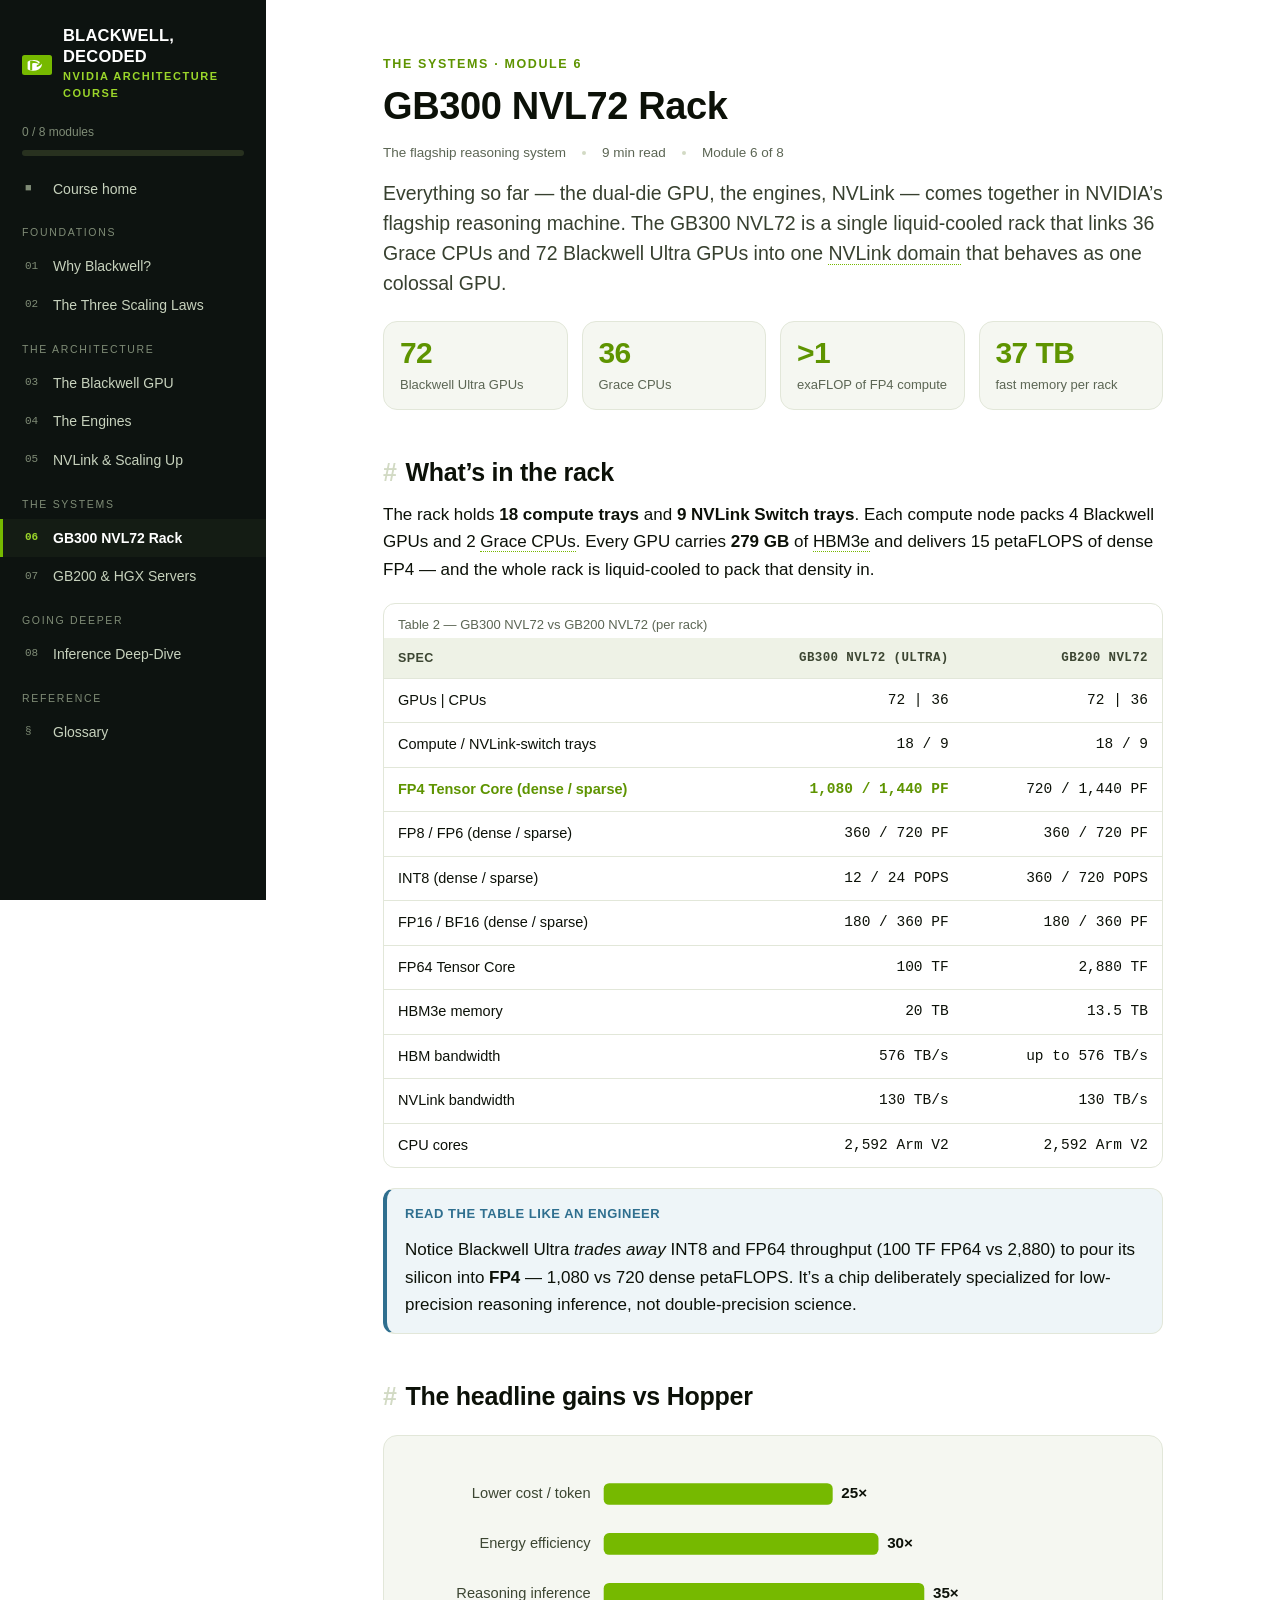
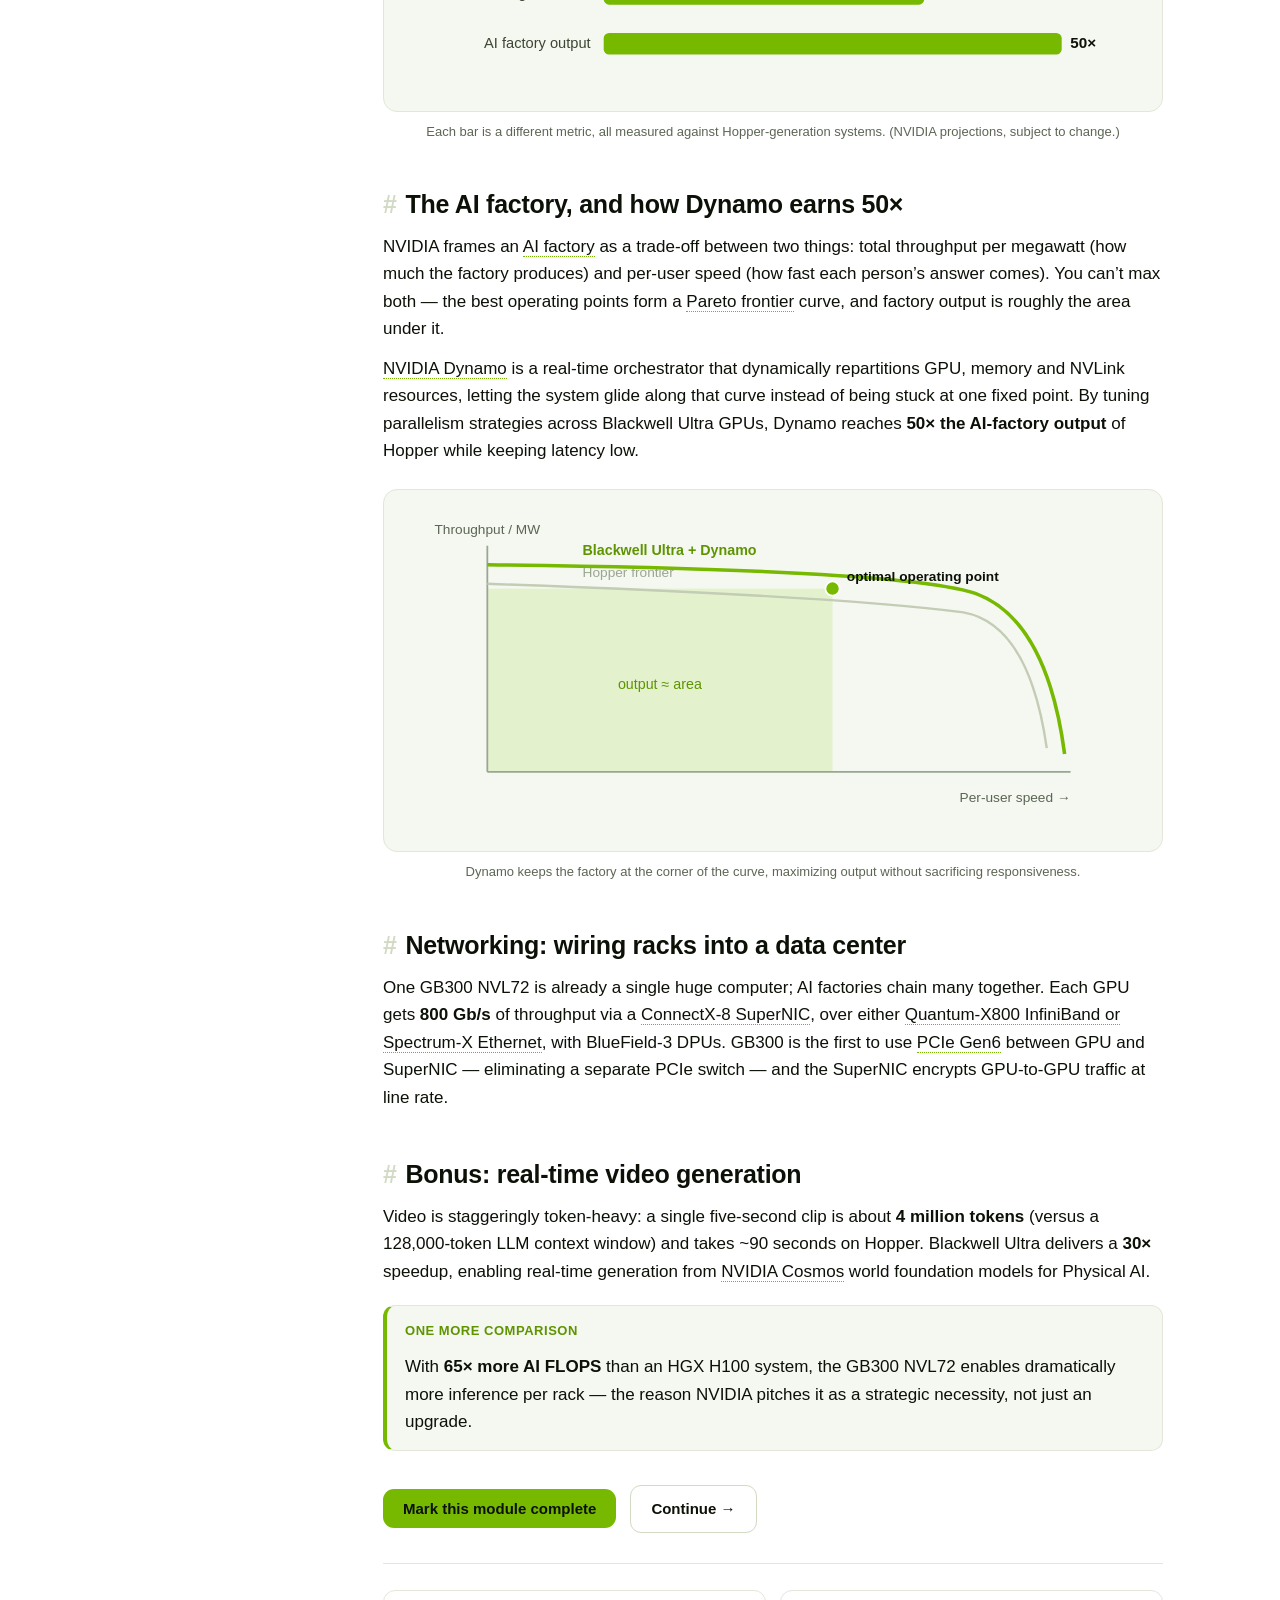
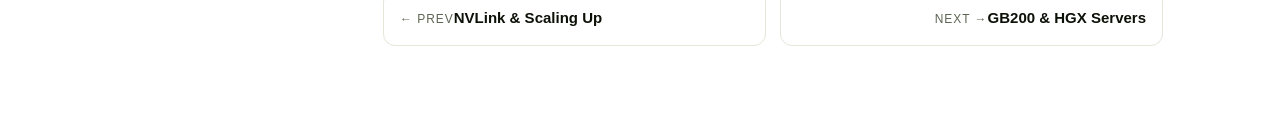
<file: 06-gb300-nvl72.html>
<!DOCTYPE html>
<html lang="en">
<head>
<meta charset="utf-8">
<meta name="viewport" content="width=device-width, initial-scale=1">
<title>GB300 NVL72 Rack · Blackwell, Decoded</title>
<link rel="icon" href="data:image/svg+xml,%3Csvg xmlns='http://www.w3.org/2000/svg' viewBox='0 0 32 32'%3E%3Crect width='32' height='32' rx='6' fill='%2376b900'/%3E%3C/svg%3E">
<link rel="stylesheet" href="assets/style.css">
</head>
<body data-module="gb300">
<div id="scrollbar"></div>
<div class="topbar"><button class="burger" aria-label="Menu"><span></span></button><b>Blackwell, <span class="nv">Decoded</span></b></div><div class="scrim"></div>
<div class="layout">
<aside class="sidebar" id="sidebar"><a class="brand" href="index.html"><svg class="logo" viewBox="0 0 48 32" xmlns="http://www.w3.org/2000/svg" aria-hidden="true"><rect width="48" height="32" rx="4" fill="#76b900"/><path d="M13 9.5c5.5-.9 11.5.4 14.5 5.2-3.8-2.2-8-2.4-11.2-1.2v10.8h-3.3V9.5zM9 11.4v11.3c4.6 3.1 11.7 3.7 17.4.6 3.8-2.1 5.6-5.8 5.6-9.6-1.9 2.9-4.8 4.7-8.4 5.6v-3c2.6-.8 4.6-2.4 4.9-5-3.4-3.6-9.6-4.2-16.1-2.4l-3.4 1.9z" fill="#fff"/></svg><span><b>Blackwell,</b> <b>Decoded</b><span>NVIDIA architecture course</span></span></a><div class="sb-prog"><div class="count">0 / 8 modules</div><div class="track"><div class="fill"></div></div></div><ul class="nav"><li><a data-file="index.html" href="index.html"><span class="num">&#9632;</span><span class="lbl">Course home</span></a></li><li class="sec">Foundations</li>
<li><a data-file="01-why-blackwell.html" data-id="why" href="01-why-blackwell.html"><span class="num">01</span><span class="lbl">Why Blackwell?</span><span class="chk"><svg width="16" height="16" viewBox="0 0 16 16" fill="none"><path d="M3 8.4l3.2 3.2L13 4.6" stroke="#76b900" stroke-width="2.2" stroke-linecap="round" stroke-linejoin="round"/></svg></span></a></li>
<li><a data-file="02-scaling-laws.html" data-id="scaling" href="02-scaling-laws.html"><span class="num">02</span><span class="lbl">The Three Scaling Laws</span><span class="chk"><svg width="16" height="16" viewBox="0 0 16 16" fill="none"><path d="M3 8.4l3.2 3.2L13 4.6" stroke="#76b900" stroke-width="2.2" stroke-linecap="round" stroke-linejoin="round"/></svg></span></a></li>
<li class="sec">The Architecture</li>
<li><a data-file="03-blackwell-gpu.html" data-id="gpu" href="03-blackwell-gpu.html"><span class="num">03</span><span class="lbl">The Blackwell GPU</span><span class="chk"><svg width="16" height="16" viewBox="0 0 16 16" fill="none"><path d="M3 8.4l3.2 3.2L13 4.6" stroke="#76b900" stroke-width="2.2" stroke-linecap="round" stroke-linejoin="round"/></svg></span></a></li>
<li><a data-file="04-the-engines.html" data-id="engines" href="04-the-engines.html"><span class="num">04</span><span class="lbl">The Engines</span><span class="chk"><svg width="16" height="16" viewBox="0 0 16 16" fill="none"><path d="M3 8.4l3.2 3.2L13 4.6" stroke="#76b900" stroke-width="2.2" stroke-linecap="round" stroke-linejoin="round"/></svg></span></a></li>
<li><a data-file="05-nvlink.html" data-id="nvlink" href="05-nvlink.html"><span class="num">05</span><span class="lbl">NVLink &amp; Scaling Up</span><span class="chk"><svg width="16" height="16" viewBox="0 0 16 16" fill="none"><path d="M3 8.4l3.2 3.2L13 4.6" stroke="#76b900" stroke-width="2.2" stroke-linecap="round" stroke-linejoin="round"/></svg></span></a></li>
<li class="sec">The Systems</li>
<li><a data-file="06-gb300-nvl72.html" data-id="gb300" href="06-gb300-nvl72.html"><span class="num">06</span><span class="lbl">GB300 NVL72 Rack</span><span class="chk"><svg width="16" height="16" viewBox="0 0 16 16" fill="none"><path d="M3 8.4l3.2 3.2L13 4.6" stroke="#76b900" stroke-width="2.2" stroke-linecap="round" stroke-linejoin="round"/></svg></span></a></li>
<li><a data-file="07-gb200-and-hgx.html" data-id="servers" href="07-gb200-and-hgx.html"><span class="num">07</span><span class="lbl">GB200 &amp; HGX Servers</span><span class="chk"><svg width="16" height="16" viewBox="0 0 16 16" fill="none"><path d="M3 8.4l3.2 3.2L13 4.6" stroke="#76b900" stroke-width="2.2" stroke-linecap="round" stroke-linejoin="round"/></svg></span></a></li>
<li class="sec">Going Deeper</li>
<li><a data-file="08-parallelism.html" data-id="parallel" href="08-parallelism.html"><span class="num">08</span><span class="lbl">Inference Deep-Dive</span><span class="chk"><svg width="16" height="16" viewBox="0 0 16 16" fill="none"><path d="M3 8.4l3.2 3.2L13 4.6" stroke="#76b900" stroke-width="2.2" stroke-linecap="round" stroke-linejoin="round"/></svg></span></a></li><li class="sec">Reference</li><li><a data-file="glossary.html" href="glossary.html"><span class="num">&#167;</span><span class="lbl">Glossary</span></a></li></ul></aside>
<div class="main"><div class="wrap content">
<div class="kicker">The Systems · Module 6</div><h1>GB300 NVL72 Rack</h1><div class="meta"><span>The flagship reasoning system</span><span class="dot"></span><span>9 min read</span><span class="dot"></span><span>Module 6 of 8</span></div><p class="lede">Everything so far — the dual-die GPU, the engines, NVLink — comes together in NVIDIA’s flagship reasoning machine. The GB300 NVL72 is a single liquid-cooled rack that links 36 Grace CPUs and 72 Blackwell Ultra GPUs into one <span class="gloss" data-term="NVLink domain">NVLink domain</span> that behaves as one colossal GPU.</p>
<div class="stats"><div class="stat"><div class="big">72</div><div class="lab">Blackwell Ultra GPUs</div></div><div class="stat"><div class="big">36</div><div class="lab">Grace CPUs</div></div><div class="stat"><div class="big">&gt;1</div><div class="lab">exaFLOP of FP4 compute</div></div><div class="stat"><div class="big">37 TB</div><div class="lab">fast memory per rack</div></div></div>
<h2><span class="hsh">#</span>What’s in the rack</h2>
<p>The rack holds <strong>18 compute trays</strong> and <strong>9 NVLink Switch trays</strong>. Each compute node packs
4 Blackwell GPUs and 2 <span class="gloss" data-term="Grace CPU">Grace CPUs</span>. Every GPU carries
<strong>279 GB</strong> of <span class="gloss" data-term="HBM3e">HBM3e</span> and delivers 15 petaFLOPS of dense FP4 —
and the whole rack is liquid-cooled to pack that density in.</p>

<div class="tablewrap"><table>
<caption>Table 2 — GB300 NVL72 vs GB200 NVL72 (per rack)</caption>
<thead><tr><th>Spec</th><th class="num">GB300 NVL72 (Ultra)</th><th class="num">GB200 NVL72</th></tr></thead>
<tbody>
<tr><td>GPUs | CPUs</td><td class="num">72 | 36</td><td class="num">72 | 36</td></tr>
<tr><td>Compute / NVLink-switch trays</td><td class="num">18 / 9</td><td class="num">18 / 9</td></tr>
<tr><td class="hl">FP4 Tensor Core (dense / sparse)</td><td class="num hl">1,080 / 1,440 PF</td><td class="num">720 / 1,440 PF</td></tr>
<tr><td>FP8 / FP6 (dense / sparse)</td><td class="num">360 / 720 PF</td><td class="num">360 / 720 PF</td></tr>
<tr><td>INT8 (dense / sparse)</td><td class="num">12 / 24 POPS</td><td class="num">360 / 720 POPS</td></tr>
<tr><td>FP16 / BF16 (dense / sparse)</td><td class="num">180 / 360 PF</td><td class="num">180 / 360 PF</td></tr>
<tr><td>FP64 Tensor Core</td><td class="num">100 TF</td><td class="num">2,880 TF</td></tr>
<tr><td>HBM3e memory</td><td class="num">20 TB</td><td class="num">13.5 TB</td></tr>
<tr><td>HBM bandwidth</td><td class="num">576 TB/s</td><td class="num">up to 576 TB/s</td></tr>
<tr><td>NVLink bandwidth</td><td class="num">130 TB/s</td><td class="num">130 TB/s</td></tr>
<tr><td>CPU cores</td><td class="num">2,592 Arm V2</td><td class="num">2,592 Arm V2</td></tr>
</tbody></table></div>

<div class="callout note"><div class="t">Read the table like an engineer</div><p>Notice Blackwell Ultra <em>trades away</em>
INT8 and FP64 throughput (100 TF FP64 vs 2,880) to pour its silicon into <strong>FP4</strong> — 1,080 vs 720 dense
petaFLOPS. It’s a chip deliberately specialized for low-precision reasoning inference, not double-precision science.</p></div>

<h2><span class="hsh">#</span>The headline gains vs Hopper</h2>
<figure><div class="diagram"><svg viewBox="0 0 680 216" role="img" aria-label="GB300 NVL72 improvement vs NVIDIA Hopper"><text x="172" y="35" font-size="13.5" font-family="-apple-system,Segoe UI,sans-serif" fill="#3c4632" text-anchor="end" dominant-baseline="middle">Lower cost / token</text><rect x="184" y="25" width="211.0" height="20" rx="5" fill="#76b900"/><text x="403.0" y="35" font-size="14" font-weight="700" font-family="-apple-system,Segoe UI,sans-serif" fill="#0c1108" dominant-baseline="middle">25×</text><text x="172" y="81" font-size="13.5" font-family="-apple-system,Segoe UI,sans-serif" fill="#3c4632" text-anchor="end" dominant-baseline="middle">Energy efficiency</text><rect x="184" y="71" width="253.2" height="20" rx="5" fill="#76b900"/><text x="445.2" y="81" font-size="14" font-weight="700" font-family="-apple-system,Segoe UI,sans-serif" fill="#0c1108" dominant-baseline="middle">30×</text><text x="172" y="127" font-size="13.5" font-family="-apple-system,Segoe UI,sans-serif" fill="#3c4632" text-anchor="end" dominant-baseline="middle">Reasoning inference</text><rect x="184" y="117" width="295.4" height="20" rx="5" fill="#76b900"/><text x="487.4" y="127" font-size="14" font-weight="700" font-family="-apple-system,Segoe UI,sans-serif" fill="#0c1108" dominant-baseline="middle">35×</text><text x="172" y="173" font-size="13.5" font-family="-apple-system,Segoe UI,sans-serif" fill="#3c4632" text-anchor="end" dominant-baseline="middle">AI factory output</text><rect x="184" y="163" width="422.0" height="20" rx="5" fill="#76b900"/><text x="614.0" y="173" font-size="14" font-weight="700" font-family="-apple-system,Segoe UI,sans-serif" fill="#0c1108" dominant-baseline="middle">50×</text></svg></div><figcaption>Each bar is a different metric, all measured against Hopper-generation systems. (NVIDIA projections, subject to change.)</figcaption></figure>
<h2><span class="hsh">#</span>The AI factory, and how Dynamo earns 50×</h2>
<p>NVIDIA frames an <span class="gloss" data-term="AI factory">AI factory</span> as a trade-off between two things: total
throughput per megawatt (how much the factory produces) and per-user speed (how fast each person’s answer comes). You
can’t max both — the best operating points form a <span class="gloss" data-term="Pareto frontier">Pareto
frontier</span> curve, and factory output is roughly the area under it.</p>
<p><span class="gloss" data-term="Dynamo">NVIDIA Dynamo</span> is a real-time orchestrator that dynamically repartitions
GPU, memory and NVLink resources, letting the system glide along that curve instead of being stuck at one fixed point. By
tuning parallelism strategies across Blackwell Ultra GPUs, Dynamo reaches <strong>50× the AI-factory output</strong>
of Hopper while keeping latency low.</p>

<figure><div class="diagram">
<svg viewBox="0 0 620 270" role="img" aria-label="Pareto frontier of AI factory output">
<g font-family="-apple-system,Segoe UI,sans-serif">
  <rect x="70" y="66" width="290" height="154" fill="#e3f1cd"/>
  <text x="215" y="150" text-anchor="middle" font-size="12" fill="#5e9400">output ≈ area</text>
  <line x1="70" y1="30" x2="70" y2="220" stroke="#9aa692" stroke-width="1.5"/>
  <line x1="70" y1="220" x2="560" y2="220" stroke="#9aa692" stroke-width="1.5"/>
  <text x="70" y="20" text-anchor="middle" font-size="11.5" fill="#5c6654">Throughput / MW</text>
  <text x="560" y="245" text-anchor="end" font-size="11.5" fill="#5c6654">Per-user speed →</text>
  <path d="M70 62 Q 360 72 470 86 Q 525 96 540 200" fill="none" stroke="#c3ccb4" stroke-width="2"/>
  <text x="150" y="56" font-size="11.5" fill="#9aa692">Hopper frontier</text>
  <path d="M70 46 Q 420 50 480 70 Q 540 92 555 205" fill="none" stroke="#76b900" stroke-width="3"/>
  <text x="150" y="38" font-size="12" font-weight="700" fill="#5e9400">Blackwell Ultra + Dynamo</text>
  <circle cx="360" cy="66" r="6" fill="#76b900" stroke="#fff" stroke-width="1.5"/>
  <text x="372" y="60" font-size="11.5" font-weight="700" fill="#0c1108">optimal operating point</text>
</g></svg></div><figcaption>Dynamo keeps the factory at the corner of the curve, maximizing output without sacrificing responsiveness.</figcaption></figure>

<h2><span class="hsh">#</span>Networking: wiring racks into a data center</h2>
<p>One GB300 NVL72 is already a single huge computer; AI factories chain many together. Each GPU gets
<strong>800 Gb/s</strong> of throughput via a <span class="gloss" data-term="ConnectX-8 SuperNIC">ConnectX-8 SuperNIC</span>,
over either <span class="gloss" data-term="InfiniBand / Spectrum-X">Quantum-X800 InfiniBand or Spectrum-X Ethernet</span>,
with BlueField-3 DPUs. GB300 is the first to use <span class="gloss" data-term="PCIe Gen5 / Gen6">PCIe Gen6</span> between
GPU and SuperNIC — eliminating a separate PCIe switch — and the SuperNIC encrypts GPU-to-GPU traffic at line rate.</p>

<h2><span class="hsh">#</span>Bonus: real-time video generation</h2>
<p>Video is staggeringly token-heavy: a single five-second clip is about <strong>4 million tokens</strong> (versus a
128,000-token LLM context window) and takes ~90 seconds on Hopper. Blackwell Ultra delivers a <strong>30×</strong>
speedup, enabling real-time generation from <span class="gloss" data-term="Cosmos">NVIDIA Cosmos</span> world foundation
models for Physical AI.</p>
<div class="callout"><div class="t">One more comparison</div><p>With <strong>65× more AI FLOPS</strong> than an
HGX H100 system, the GB300 NVL72 enables dramatically more inference per rack — the reason NVIDIA pitches it as a
strategic necessity, not just an upgrade.</p></div>
<div class="done-row"><button id="completeBtn" class="btn">Mark this module complete</button><a class="btn ghost" href="07-gb200-and-hgx.html">Continue →</a></div><nav class="pager"><a class="prev" href="05-nvlink.html"><span class="dir">← Prev</span><span class="ttl">NVLink &amp; Scaling Up</span></a><a class="next" href="07-gb200-and-hgx.html"><span class="dir">Next →</span><span class="ttl">GB200 &amp; HGX Servers</span></a></nav>
</div></div>
</div>
<script src="assets/glossary.js"></script>
<script src="assets/app.js"></script>

</body>
</html>
</file>
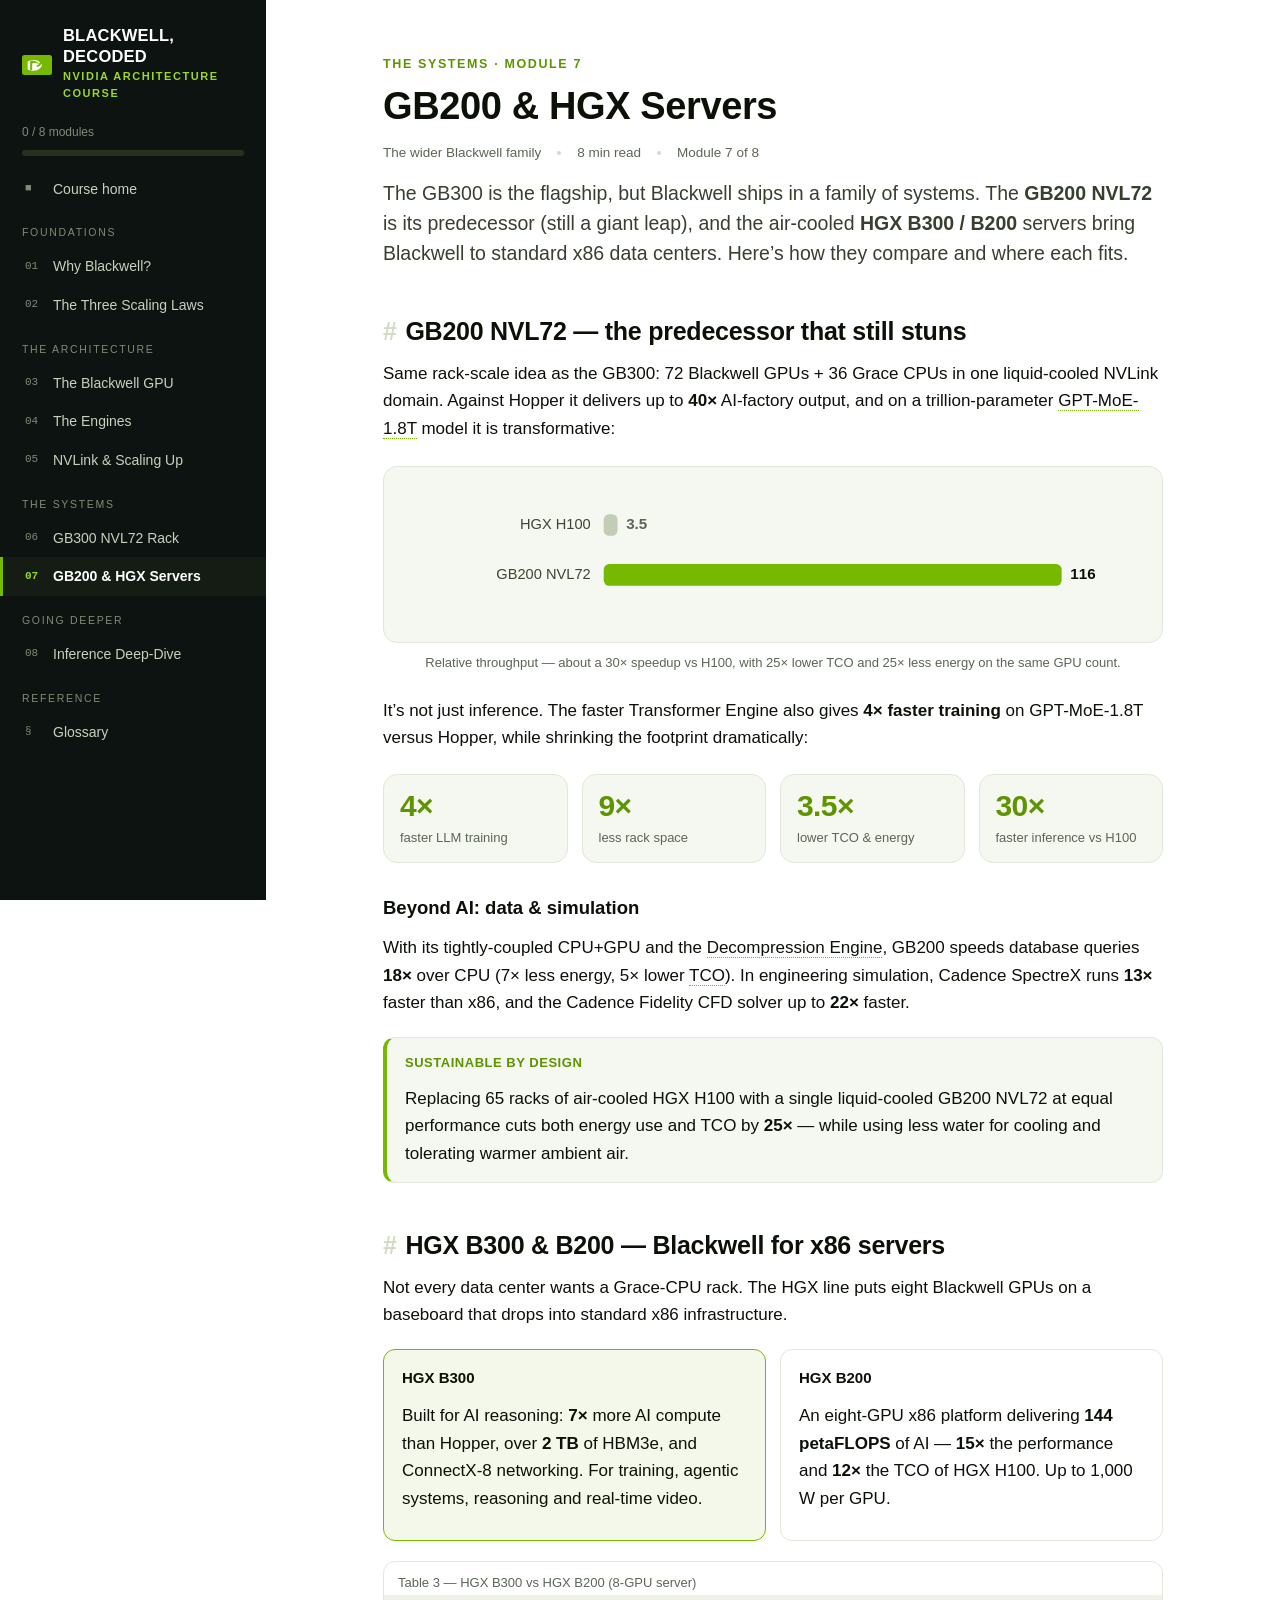
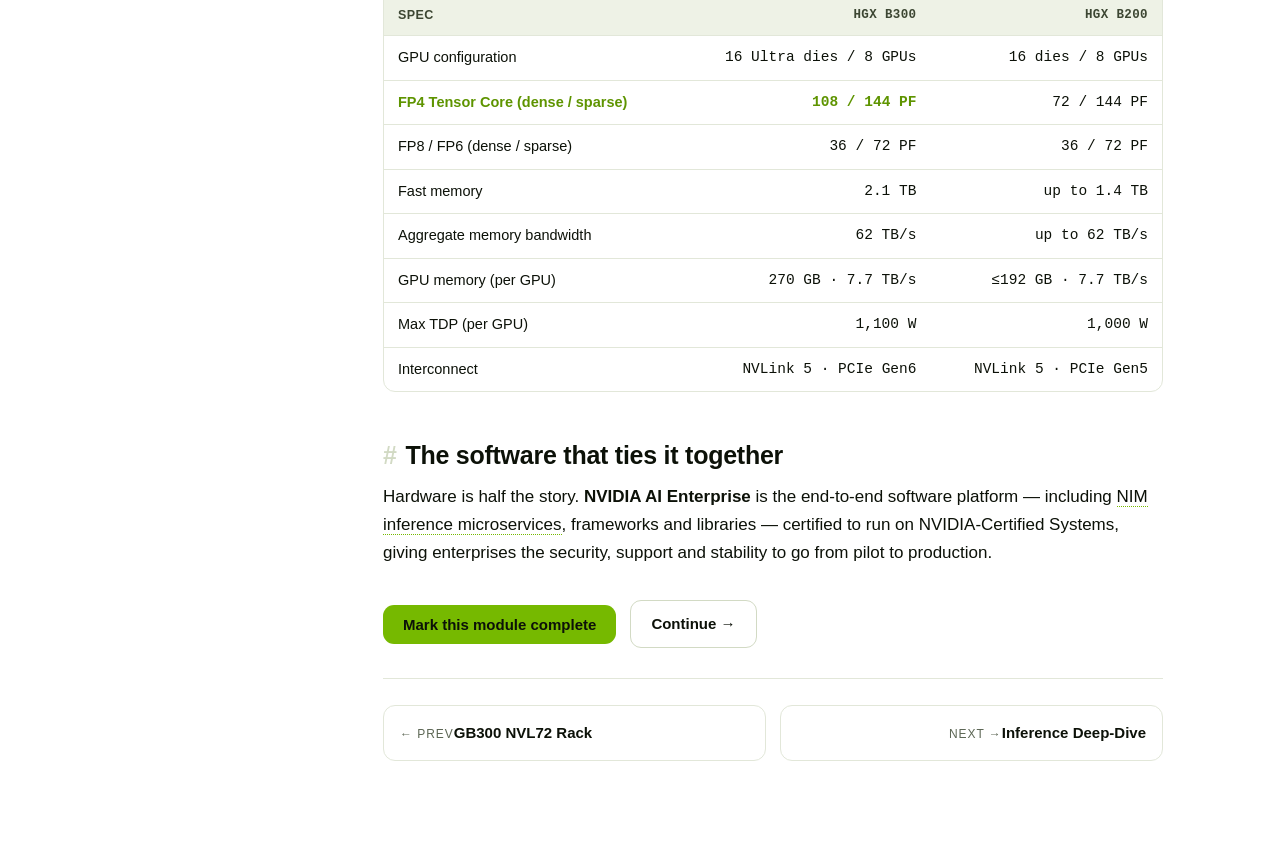
<file: 07-gb200-and-hgx.html>
<!DOCTYPE html>
<html lang="en">
<head>
<meta charset="utf-8">
<meta name="viewport" content="width=device-width, initial-scale=1">
<title>GB200 &amp; HGX Servers · Blackwell, Decoded</title>
<link rel="icon" href="data:image/svg+xml,%3Csvg xmlns='http://www.w3.org/2000/svg' viewBox='0 0 32 32'%3E%3Crect width='32' height='32' rx='6' fill='%2376b900'/%3E%3C/svg%3E">
<link rel="stylesheet" href="assets/style.css">
</head>
<body data-module="servers">
<div id="scrollbar"></div>
<div class="topbar"><button class="burger" aria-label="Menu"><span></span></button><b>Blackwell, <span class="nv">Decoded</span></b></div><div class="scrim"></div>
<div class="layout">
<aside class="sidebar" id="sidebar"><a class="brand" href="index.html"><svg class="logo" viewBox="0 0 48 32" xmlns="http://www.w3.org/2000/svg" aria-hidden="true"><rect width="48" height="32" rx="4" fill="#76b900"/><path d="M13 9.5c5.5-.9 11.5.4 14.5 5.2-3.8-2.2-8-2.4-11.2-1.2v10.8h-3.3V9.5zM9 11.4v11.3c4.6 3.1 11.7 3.7 17.4.6 3.8-2.1 5.6-5.8 5.6-9.6-1.9 2.9-4.8 4.7-8.4 5.6v-3c2.6-.8 4.6-2.4 4.9-5-3.4-3.6-9.6-4.2-16.1-2.4l-3.4 1.9z" fill="#fff"/></svg><span><b>Blackwell,</b> <b>Decoded</b><span>NVIDIA architecture course</span></span></a><div class="sb-prog"><div class="count">0 / 8 modules</div><div class="track"><div class="fill"></div></div></div><ul class="nav"><li><a data-file="index.html" href="index.html"><span class="num">&#9632;</span><span class="lbl">Course home</span></a></li><li class="sec">Foundations</li>
<li><a data-file="01-why-blackwell.html" data-id="why" href="01-why-blackwell.html"><span class="num">01</span><span class="lbl">Why Blackwell?</span><span class="chk"><svg width="16" height="16" viewBox="0 0 16 16" fill="none"><path d="M3 8.4l3.2 3.2L13 4.6" stroke="#76b900" stroke-width="2.2" stroke-linecap="round" stroke-linejoin="round"/></svg></span></a></li>
<li><a data-file="02-scaling-laws.html" data-id="scaling" href="02-scaling-laws.html"><span class="num">02</span><span class="lbl">The Three Scaling Laws</span><span class="chk"><svg width="16" height="16" viewBox="0 0 16 16" fill="none"><path d="M3 8.4l3.2 3.2L13 4.6" stroke="#76b900" stroke-width="2.2" stroke-linecap="round" stroke-linejoin="round"/></svg></span></a></li>
<li class="sec">The Architecture</li>
<li><a data-file="03-blackwell-gpu.html" data-id="gpu" href="03-blackwell-gpu.html"><span class="num">03</span><span class="lbl">The Blackwell GPU</span><span class="chk"><svg width="16" height="16" viewBox="0 0 16 16" fill="none"><path d="M3 8.4l3.2 3.2L13 4.6" stroke="#76b900" stroke-width="2.2" stroke-linecap="round" stroke-linejoin="round"/></svg></span></a></li>
<li><a data-file="04-the-engines.html" data-id="engines" href="04-the-engines.html"><span class="num">04</span><span class="lbl">The Engines</span><span class="chk"><svg width="16" height="16" viewBox="0 0 16 16" fill="none"><path d="M3 8.4l3.2 3.2L13 4.6" stroke="#76b900" stroke-width="2.2" stroke-linecap="round" stroke-linejoin="round"/></svg></span></a></li>
<li><a data-file="05-nvlink.html" data-id="nvlink" href="05-nvlink.html"><span class="num">05</span><span class="lbl">NVLink &amp; Scaling Up</span><span class="chk"><svg width="16" height="16" viewBox="0 0 16 16" fill="none"><path d="M3 8.4l3.2 3.2L13 4.6" stroke="#76b900" stroke-width="2.2" stroke-linecap="round" stroke-linejoin="round"/></svg></span></a></li>
<li class="sec">The Systems</li>
<li><a data-file="06-gb300-nvl72.html" data-id="gb300" href="06-gb300-nvl72.html"><span class="num">06</span><span class="lbl">GB300 NVL72 Rack</span><span class="chk"><svg width="16" height="16" viewBox="0 0 16 16" fill="none"><path d="M3 8.4l3.2 3.2L13 4.6" stroke="#76b900" stroke-width="2.2" stroke-linecap="round" stroke-linejoin="round"/></svg></span></a></li>
<li><a data-file="07-gb200-and-hgx.html" data-id="servers" href="07-gb200-and-hgx.html"><span class="num">07</span><span class="lbl">GB200 &amp; HGX Servers</span><span class="chk"><svg width="16" height="16" viewBox="0 0 16 16" fill="none"><path d="M3 8.4l3.2 3.2L13 4.6" stroke="#76b900" stroke-width="2.2" stroke-linecap="round" stroke-linejoin="round"/></svg></span></a></li>
<li class="sec">Going Deeper</li>
<li><a data-file="08-parallelism.html" data-id="parallel" href="08-parallelism.html"><span class="num">08</span><span class="lbl">Inference Deep-Dive</span><span class="chk"><svg width="16" height="16" viewBox="0 0 16 16" fill="none"><path d="M3 8.4l3.2 3.2L13 4.6" stroke="#76b900" stroke-width="2.2" stroke-linecap="round" stroke-linejoin="round"/></svg></span></a></li><li class="sec">Reference</li><li><a data-file="glossary.html" href="glossary.html"><span class="num">&#167;</span><span class="lbl">Glossary</span></a></li></ul></aside>
<div class="main"><div class="wrap content">
<div class="kicker">The Systems · Module 7</div><h1>GB200 &amp; HGX Servers</h1><div class="meta"><span>The wider Blackwell family</span><span class="dot"></span><span>8 min read</span><span class="dot"></span><span>Module 7 of 8</span></div><p class="lede">The GB300 is the flagship, but Blackwell ships in a family of systems. The <strong>GB200 NVL72</strong> is its predecessor (still a giant leap), and the air-cooled <strong>HGX B300 / B200</strong> servers bring Blackwell to standard x86 data centers. Here’s how they compare and where each fits.</p>
<h2><span class="hsh">#</span>GB200 NVL72 — the predecessor that still stuns</h2>
<p>Same rack-scale idea as the GB300: 72 Blackwell GPUs + 36 Grace CPUs in one liquid-cooled NVLink domain. Against Hopper
it delivers up to <strong>40×</strong> AI-factory output, and on a trillion-parameter
<span class="gloss" data-term="MoE (Mixture of Experts)">GPT-MoE-1.8T</span> model it is transformative:</p>
<figure><div class="diagram"><svg viewBox="0 0 680 124" role="img" aria-label="GPT-MoE-1.8T real-time inference throughput"><text x="172" y="35" font-size="13.5" font-family="-apple-system,Segoe UI,sans-serif" fill="#3c4632" text-anchor="end" dominant-baseline="middle">HGX H100</text><rect x="184" y="25" width="12.7" height="20" rx="5" fill="#c3ccb4"/><text x="204.7" y="35" font-size="14" font-weight="700" font-family="-apple-system,Segoe UI,sans-serif" fill="#5c6654" dominant-baseline="middle">3.5</text><text x="172" y="81" font-size="13.5" font-family="-apple-system,Segoe UI,sans-serif" fill="#3c4632" text-anchor="end" dominant-baseline="middle">GB200 NVL72</text><rect x="184" y="71" width="422.0" height="20" rx="5" fill="#76b900"/><text x="614.0" y="81" font-size="14" font-weight="700" font-family="-apple-system,Segoe UI,sans-serif" fill="#0c1108" dominant-baseline="middle">116</text></svg></div><figcaption>Relative throughput — about a 30× speedup vs H100, with 25× lower TCO and 25× less energy on the same GPU count.</figcaption></figure>
<p>It’s not just inference. The faster Transformer Engine also gives <strong>4× faster training</strong> on
GPT-MoE-1.8T versus Hopper, while shrinking the footprint dramatically:</p>
<div class="stats"><div class="stat"><div class="big">4×</div><div class="lab">faster LLM training</div></div><div class="stat"><div class="big">9×</div><div class="lab">less rack space</div></div><div class="stat"><div class="big">3.5×</div><div class="lab">lower TCO &amp; energy</div></div><div class="stat"><div class="big">30×</div><div class="lab">faster inference vs H100</div></div></div>
<h3>Beyond AI: data &amp; simulation</h3>
<p>With its tightly-coupled CPU+GPU and the <span class="gloss" data-term="Decompression Engine">Decompression Engine</span>,
GB200 speeds database queries <strong>18×</strong> over CPU (7× less energy, 5× lower
<span class="gloss" data-term="TCO">TCO</span>). In engineering simulation, Cadence SpectreX runs <strong>13×</strong>
faster than x86, and the Cadence Fidelity CFD solver up to <strong>22×</strong> faster.</p>
<div class="callout"><div class="t">Sustainable by design</div><p>Replacing 65 racks of air-cooled HGX H100 with a single
liquid-cooled GB200 NVL72 at equal performance cuts both energy use and TCO by <strong>25×</strong> — while using
less water for cooling and tolerating warmer ambient air.</p></div>

<h2><span class="hsh">#</span>HGX B300 &amp; B200 — Blackwell for x86 servers</h2>
<p>Not every data center wants a Grace-CPU rack. The HGX line puts eight Blackwell GPUs on a baseboard that drops into
standard x86 infrastructure.</p>
<div class="duo">
  <div class="card win"><h4>HGX B300</h4><p>Built for AI reasoning: <strong>7×</strong> more AI compute than Hopper,
  over <strong>2 TB</strong> of HBM3e, and ConnectX-8 networking. For training, agentic systems, reasoning and real-time video.</p></div>
  <div class="card"><h4>HGX B200</h4><p>An eight-GPU x86 platform delivering <strong>144 petaFLOPS</strong> of AI —
  <strong>15×</strong> the performance and <strong>12×</strong> the TCO of HGX H100. Up to 1,000 W per GPU.</p></div>
</div>

<div class="tablewrap"><table>
<caption>Table 3 — HGX B300 vs HGX B200 (8-GPU server)</caption>
<thead><tr><th>Spec</th><th class="num">HGX B300</th><th class="num">HGX B200</th></tr></thead>
<tbody>
<tr><td>GPU configuration</td><td class="num">16 Ultra dies / 8 GPUs</td><td class="num">16 dies / 8 GPUs</td></tr>
<tr><td class="hl">FP4 Tensor Core (dense / sparse)</td><td class="num hl">108 / 144 PF</td><td class="num">72 / 144 PF</td></tr>
<tr><td>FP8 / FP6 (dense / sparse)</td><td class="num">36 / 72 PF</td><td class="num">36 / 72 PF</td></tr>
<tr><td>Fast memory</td><td class="num">2.1 TB</td><td class="num">up to 1.4 TB</td></tr>
<tr><td>Aggregate memory bandwidth</td><td class="num">62 TB/s</td><td class="num">up to 62 TB/s</td></tr>
<tr><td>GPU memory (per GPU)</td><td class="num">270 GB · 7.7 TB/s</td><td class="num">≤192 GB · 7.7 TB/s</td></tr>
<tr><td>Max TDP (per GPU)</td><td class="num">1,100 W</td><td class="num">1,000 W</td></tr>
<tr><td>Interconnect</td><td class="num">NVLink 5 · PCIe Gen6</td><td class="num">NVLink 5 · PCIe Gen5</td></tr>
</tbody></table></div>

<h2><span class="hsh">#</span>The software that ties it together</h2>
<p>Hardware is half the story. <strong>NVIDIA AI Enterprise</strong> is the end-to-end software platform — including
<span class="gloss" data-term="NIM (NVIDIA Inference Microservices)">NIM inference microservices</span>, frameworks and libraries — certified to run
on NVIDIA-Certified Systems, giving enterprises the security, support and stability to go from pilot to production.</p>
<div class="done-row"><button id="completeBtn" class="btn">Mark this module complete</button><a class="btn ghost" href="08-parallelism.html">Continue →</a></div><nav class="pager"><a class="prev" href="06-gb300-nvl72.html"><span class="dir">← Prev</span><span class="ttl">GB300 NVL72 Rack</span></a><a class="next" href="08-parallelism.html"><span class="dir">Next →</span><span class="ttl">Inference Deep-Dive</span></a></nav>
</div></div>
</div>
<script src="assets/glossary.js"></script>
<script src="assets/app.js"></script>

</body>
</html>
</file>
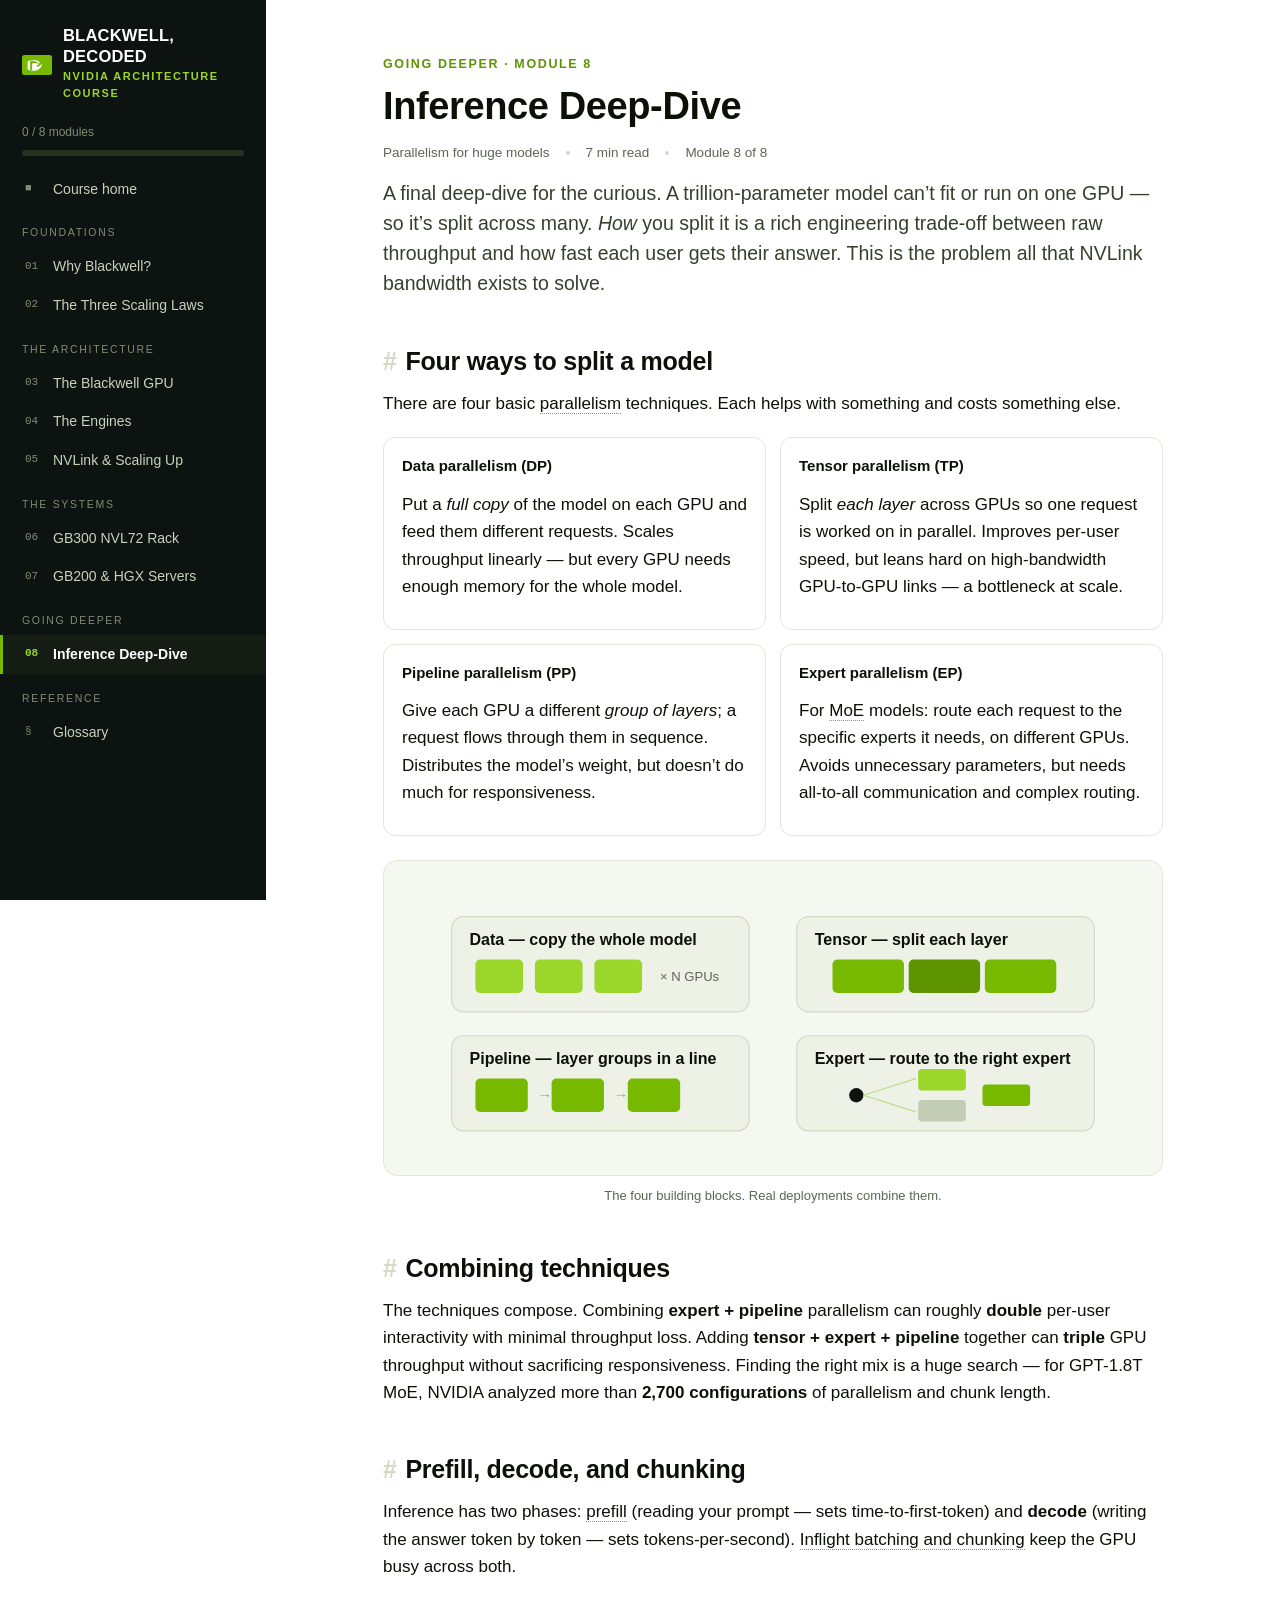
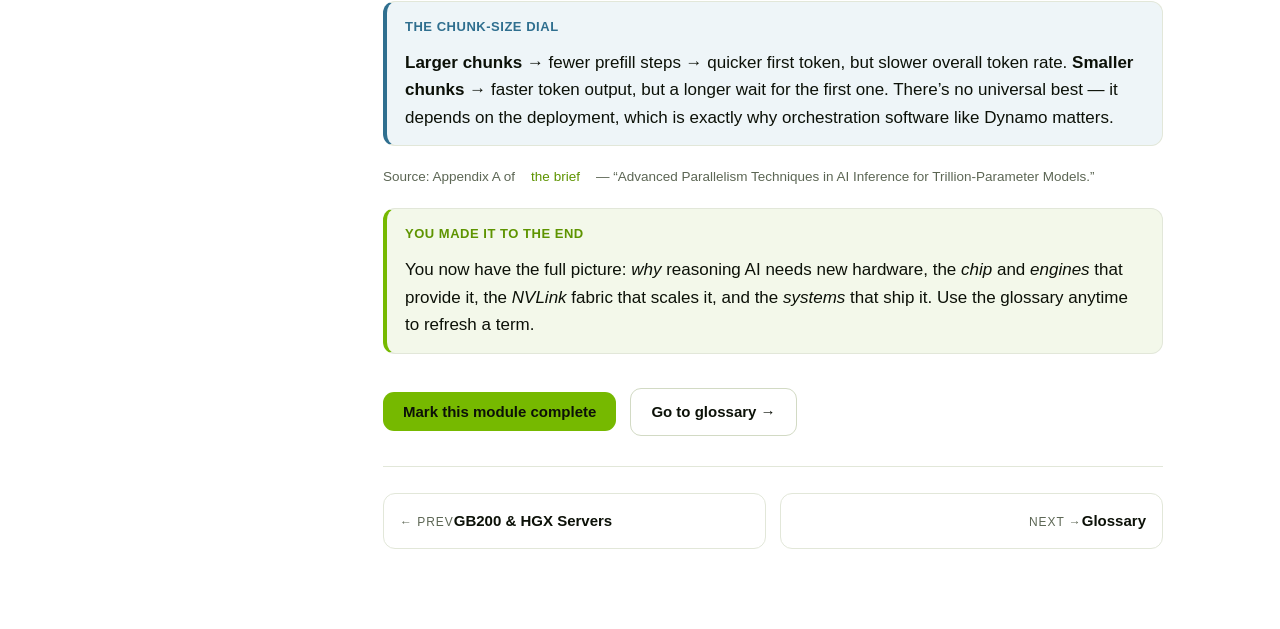
<file: 08-parallelism.html>
<!DOCTYPE html>
<html lang="en">
<head>
<meta charset="utf-8">
<meta name="viewport" content="width=device-width, initial-scale=1">
<title>Inference Deep-Dive · Blackwell, Decoded</title>
<link rel="icon" href="data:image/svg+xml,%3Csvg xmlns='http://www.w3.org/2000/svg' viewBox='0 0 32 32'%3E%3Crect width='32' height='32' rx='6' fill='%2376b900'/%3E%3C/svg%3E">
<link rel="stylesheet" href="assets/style.css">
</head>
<body data-module="parallel">
<div id="scrollbar"></div>
<div class="topbar"><button class="burger" aria-label="Menu"><span></span></button><b>Blackwell, <span class="nv">Decoded</span></b></div><div class="scrim"></div>
<div class="layout">
<aside class="sidebar" id="sidebar"><a class="brand" href="index.html"><svg class="logo" viewBox="0 0 48 32" xmlns="http://www.w3.org/2000/svg" aria-hidden="true"><rect width="48" height="32" rx="4" fill="#76b900"/><path d="M13 9.5c5.5-.9 11.5.4 14.5 5.2-3.8-2.2-8-2.4-11.2-1.2v10.8h-3.3V9.5zM9 11.4v11.3c4.6 3.1 11.7 3.7 17.4.6 3.8-2.1 5.6-5.8 5.6-9.6-1.9 2.9-4.8 4.7-8.4 5.6v-3c2.6-.8 4.6-2.4 4.9-5-3.4-3.6-9.6-4.2-16.1-2.4l-3.4 1.9z" fill="#fff"/></svg><span><b>Blackwell,</b> <b>Decoded</b><span>NVIDIA architecture course</span></span></a><div class="sb-prog"><div class="count">0 / 8 modules</div><div class="track"><div class="fill"></div></div></div><ul class="nav"><li><a data-file="index.html" href="index.html"><span class="num">&#9632;</span><span class="lbl">Course home</span></a></li><li class="sec">Foundations</li>
<li><a data-file="01-why-blackwell.html" data-id="why" href="01-why-blackwell.html"><span class="num">01</span><span class="lbl">Why Blackwell?</span><span class="chk"><svg width="16" height="16" viewBox="0 0 16 16" fill="none"><path d="M3 8.4l3.2 3.2L13 4.6" stroke="#76b900" stroke-width="2.2" stroke-linecap="round" stroke-linejoin="round"/></svg></span></a></li>
<li><a data-file="02-scaling-laws.html" data-id="scaling" href="02-scaling-laws.html"><span class="num">02</span><span class="lbl">The Three Scaling Laws</span><span class="chk"><svg width="16" height="16" viewBox="0 0 16 16" fill="none"><path d="M3 8.4l3.2 3.2L13 4.6" stroke="#76b900" stroke-width="2.2" stroke-linecap="round" stroke-linejoin="round"/></svg></span></a></li>
<li class="sec">The Architecture</li>
<li><a data-file="03-blackwell-gpu.html" data-id="gpu" href="03-blackwell-gpu.html"><span class="num">03</span><span class="lbl">The Blackwell GPU</span><span class="chk"><svg width="16" height="16" viewBox="0 0 16 16" fill="none"><path d="M3 8.4l3.2 3.2L13 4.6" stroke="#76b900" stroke-width="2.2" stroke-linecap="round" stroke-linejoin="round"/></svg></span></a></li>
<li><a data-file="04-the-engines.html" data-id="engines" href="04-the-engines.html"><span class="num">04</span><span class="lbl">The Engines</span><span class="chk"><svg width="16" height="16" viewBox="0 0 16 16" fill="none"><path d="M3 8.4l3.2 3.2L13 4.6" stroke="#76b900" stroke-width="2.2" stroke-linecap="round" stroke-linejoin="round"/></svg></span></a></li>
<li><a data-file="05-nvlink.html" data-id="nvlink" href="05-nvlink.html"><span class="num">05</span><span class="lbl">NVLink &amp; Scaling Up</span><span class="chk"><svg width="16" height="16" viewBox="0 0 16 16" fill="none"><path d="M3 8.4l3.2 3.2L13 4.6" stroke="#76b900" stroke-width="2.2" stroke-linecap="round" stroke-linejoin="round"/></svg></span></a></li>
<li class="sec">The Systems</li>
<li><a data-file="06-gb300-nvl72.html" data-id="gb300" href="06-gb300-nvl72.html"><span class="num">06</span><span class="lbl">GB300 NVL72 Rack</span><span class="chk"><svg width="16" height="16" viewBox="0 0 16 16" fill="none"><path d="M3 8.4l3.2 3.2L13 4.6" stroke="#76b900" stroke-width="2.2" stroke-linecap="round" stroke-linejoin="round"/></svg></span></a></li>
<li><a data-file="07-gb200-and-hgx.html" data-id="servers" href="07-gb200-and-hgx.html"><span class="num">07</span><span class="lbl">GB200 &amp; HGX Servers</span><span class="chk"><svg width="16" height="16" viewBox="0 0 16 16" fill="none"><path d="M3 8.4l3.2 3.2L13 4.6" stroke="#76b900" stroke-width="2.2" stroke-linecap="round" stroke-linejoin="round"/></svg></span></a></li>
<li class="sec">Going Deeper</li>
<li><a data-file="08-parallelism.html" data-id="parallel" href="08-parallelism.html"><span class="num">08</span><span class="lbl">Inference Deep-Dive</span><span class="chk"><svg width="16" height="16" viewBox="0 0 16 16" fill="none"><path d="M3 8.4l3.2 3.2L13 4.6" stroke="#76b900" stroke-width="2.2" stroke-linecap="round" stroke-linejoin="round"/></svg></span></a></li><li class="sec">Reference</li><li><a data-file="glossary.html" href="glossary.html"><span class="num">&#167;</span><span class="lbl">Glossary</span></a></li></ul></aside>
<div class="main"><div class="wrap content">
<div class="kicker">Going Deeper · Module 8</div><h1>Inference Deep-Dive</h1><div class="meta"><span>Parallelism for huge models</span><span class="dot"></span><span>7 min read</span><span class="dot"></span><span>Module 8 of 8</span></div><p class="lede">A final deep-dive for the curious. A trillion-parameter model can’t fit or run on one GPU — so it’s split across many. <em>How</em> you split it is a rich engineering trade-off between raw throughput and how fast each user gets their answer. This is the problem all that NVLink bandwidth exists to solve.</p>
<h2><span class="hsh">#</span>Four ways to split a model</h2>
<p>There are four basic <span class="gloss" data-term="data / tensor / pipeline / expert parallelism">parallelism</span>
techniques. Each helps with something and costs something else.</p>
<div class="duo">
  <div class="card"><h4>Data parallelism (DP)</h4><p>Put a <em>full copy</em> of the model on each GPU and feed them
  different requests. Scales throughput linearly — but every GPU needs enough memory for the whole model.</p></div>
  <div class="card"><h4>Tensor parallelism (TP)</h4><p>Split <em>each layer</em> across GPUs so one request is worked on in
  parallel. Improves per-user speed, but leans hard on high-bandwidth GPU-to-GPU links — a bottleneck at scale.</p></div>
  <div class="card"><h4>Pipeline parallelism (PP)</h4><p>Give each GPU a different <em>group of layers</em>; a request flows
  through them in sequence. Distributes the model’s weight, but doesn’t do much for responsiveness.</p></div>
  <div class="card"><h4>Expert parallelism (EP)</h4><p>For <span class="gloss" data-term="MoE (Mixture of Experts)">MoE</span>
  models: route each request to the specific experts it needs, on different GPUs. Avoids unnecessary parameters, but needs
  all-to-all communication and complex routing.</p></div>
</div>

<figure><div class="diagram">
<svg viewBox="0 0 620 230" role="img" aria-label="Four parallelism techniques">
<g font-family="-apple-system,Segoe UI,sans-serif" font-size="12.5">
  <rect x="40" y="30" width="250" height="80" rx="10" fill="#eef2e6" stroke="#d2dac4"/>
  <text x="55" y="54" font-size="13.5" font-weight="700" fill="#0c1108">Data — copy the whole model</text>
  <rect x="60" y="66" width="40" height="28" rx="4" fill="#9bd62a"/><rect x="110" y="66" width="40" height="28" rx="4" fill="#9bd62a"/><rect x="160" y="66" width="40" height="28" rx="4" fill="#9bd62a"/>
  <text x="215" y="84" font-size="11" fill="#5c6654">× N GPUs</text>
  <rect x="330" y="30" width="250" height="80" rx="10" fill="#eef2e6" stroke="#d2dac4"/>
  <text x="345" y="54" font-size="13.5" font-weight="700" fill="#0c1108">Tensor — split each layer</text>
  <rect x="360" y="66" width="60" height="28" rx="4" fill="#76b900"/><rect x="424" y="66" width="60" height="28" rx="4" fill="#5e9400"/><rect x="488" y="66" width="60" height="28" rx="4" fill="#76b900"/>
  <rect x="40" y="130" width="250" height="80" rx="10" fill="#eef2e6" stroke="#d2dac4"/>
  <text x="55" y="154" font-size="13.5" font-weight="700" fill="#0c1108">Pipeline — layer groups in a line</text>
  <rect x="60" y="166" width="44" height="28" rx="4" fill="#76b900"/><text x="112" y="184" fill="#9aa692">→</text><rect x="124" y="166" width="44" height="28" rx="4" fill="#76b900"/><text x="176" y="184" fill="#9aa692">→</text><rect x="188" y="166" width="44" height="28" rx="4" fill="#76b900"/>
  <rect x="330" y="130" width="250" height="80" rx="10" fill="#eef2e6" stroke="#d2dac4"/>
  <text x="345" y="154" font-size="13.5" font-weight="700" fill="#0c1108">Expert — route to the right expert</text>
  <circle cx="380" cy="180" r="6" fill="#0d1310"/><line x1="386" y1="180" x2="430" y2="166" stroke="#bcdd86"/><line x1="386" y1="180" x2="430" y2="194" stroke="#bcdd86"/>
  <rect x="432" y="158" width="40" height="18" rx="3" fill="#9bd62a"/><rect x="432" y="184" width="40" height="18" rx="3" fill="#c3ccb4"/><rect x="486" y="171" width="40" height="18" rx="3" fill="#76b900"/>
</g></svg></div><figcaption>The four building blocks. Real deployments combine them.</figcaption></figure>

<h2><span class="hsh">#</span>Combining techniques</h2>
<p>The techniques compose. Combining <strong>expert + pipeline</strong> parallelism can roughly <strong>double</strong>
per-user interactivity with minimal throughput loss. Adding <strong>tensor + expert + pipeline</strong> together can
<strong>triple</strong> GPU throughput without sacrificing responsiveness. Finding the right mix is a huge search —
for GPT-1.8T MoE, NVIDIA analyzed more than <strong>2,700 configurations</strong> of parallelism and chunk length.</p>

<h2><span class="hsh">#</span>Prefill, decode, and chunking</h2>
<p>Inference has two phases: <span class="gloss" data-term="prefill / decode">prefill</span> (reading your prompt —
sets time-to-first-token) and <strong>decode</strong> (writing the answer token by token — sets tokens-per-second).
<span class="gloss" data-term="inflight batching / chunking">Inflight batching and chunking</span> keep the GPU busy across
both.</p>
<div class="callout note"><div class="t">The chunk-size dial</div><p><strong>Larger chunks</strong> → fewer prefill
steps → quicker first token, but slower overall token rate. <strong>Smaller chunks</strong> → faster token output,
but a longer wait for the first one. There’s no universal best — it depends on the deployment, which is exactly
why orchestration software like Dynamo matters.</p></div>
<p class="meta">Source: Appendix A of <a href="https://resources.nvidia.com/en-us-blackwell-architecture" target="_blank" rel="noopener">the brief</a> — “Advanced Parallelism Techniques in AI Inference for
Trillion-Parameter Models.”</p>

<div class="callout key"><div class="t">You made it to the end</div><p>You now have the full picture: <em>why</em> reasoning
AI needs new hardware, the <em>chip</em> and <em>engines</em> that provide it, the <em>NVLink</em> fabric that scales it, and
the <em>systems</em> that ship it. Use the glossary anytime to refresh a term.</p></div>
<div class="done-row"><button id="completeBtn" class="btn">Mark this module complete</button><a class="btn ghost" href="glossary.html">Go to glossary →</a></div><nav class="pager"><a class="prev" href="07-gb200-and-hgx.html"><span class="dir">← Prev</span><span class="ttl">GB200 &amp; HGX Servers</span></a><a class="next" href="glossary.html"><span class="dir">Next →</span><span class="ttl">Glossary</span></a></nav>
</div></div>
</div>
<script src="assets/glossary.js"></script>
<script src="assets/app.js"></script>

</body>
</html>
</file>
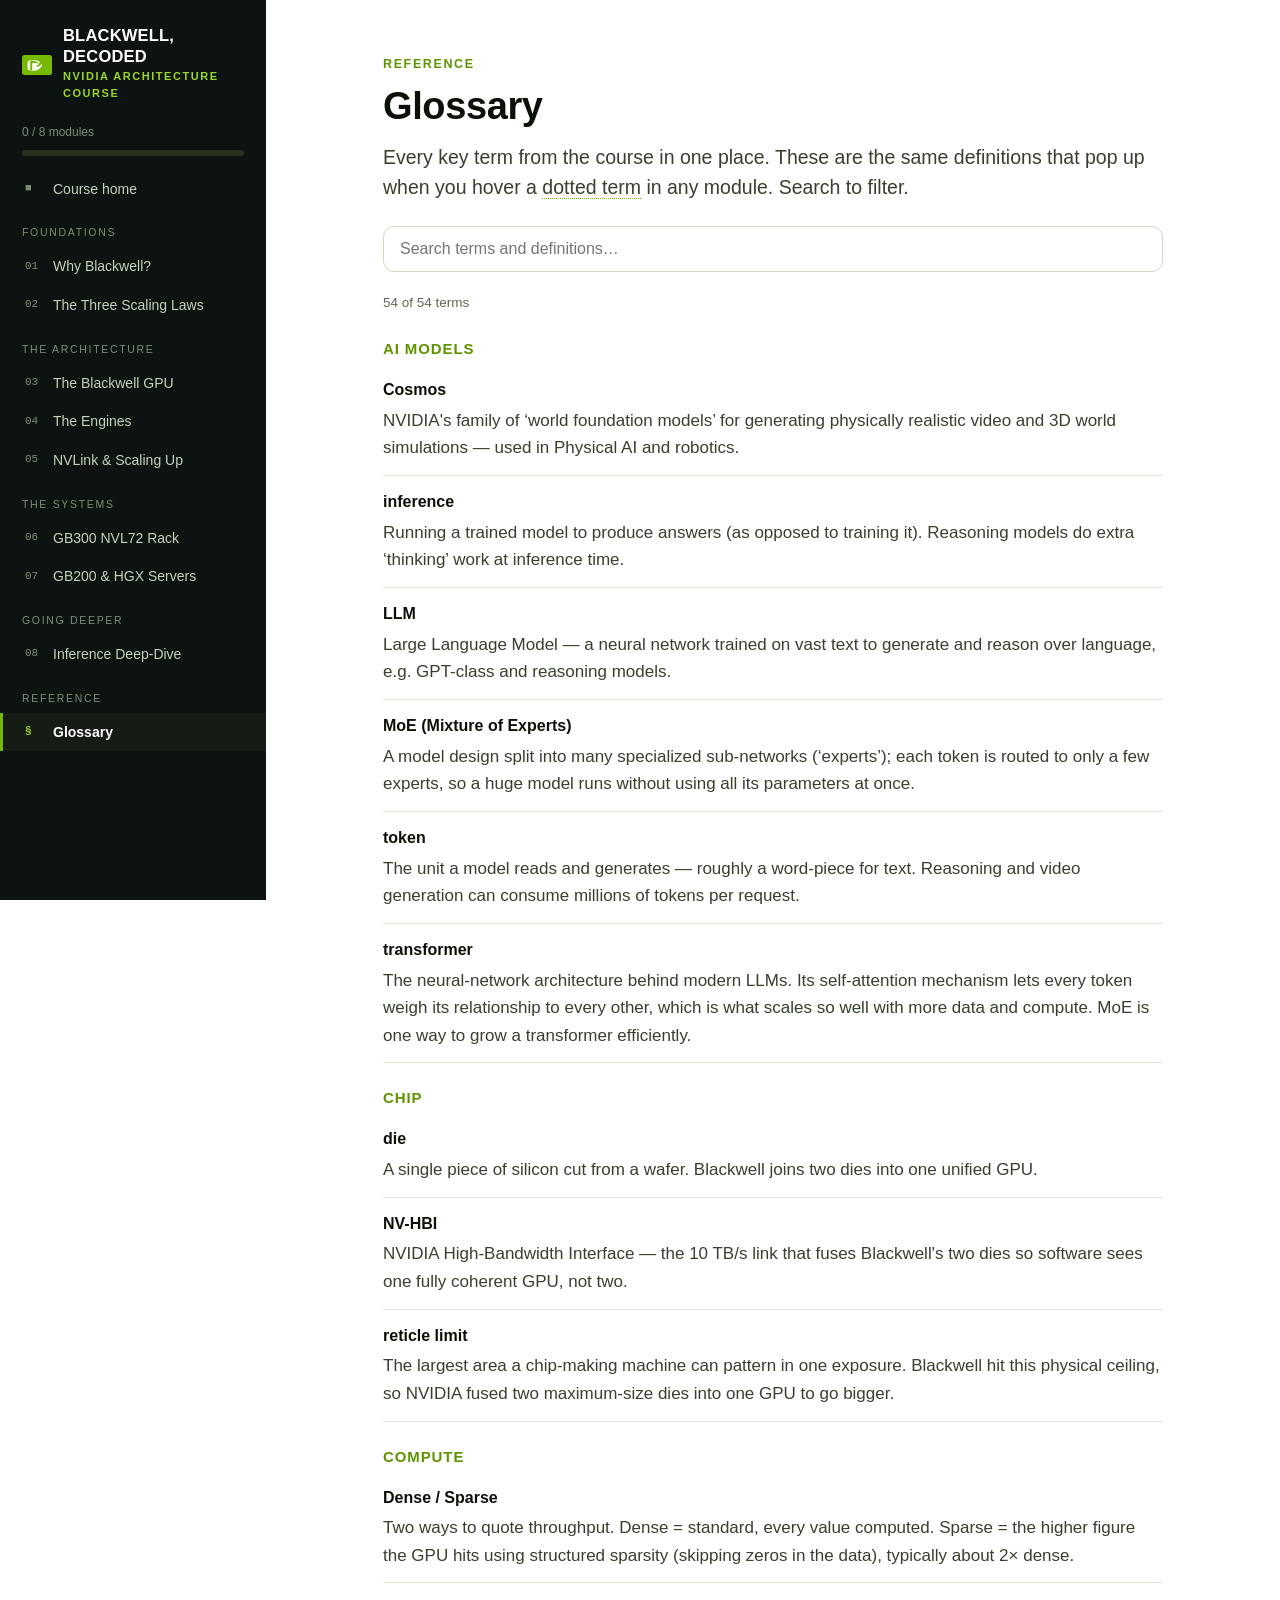
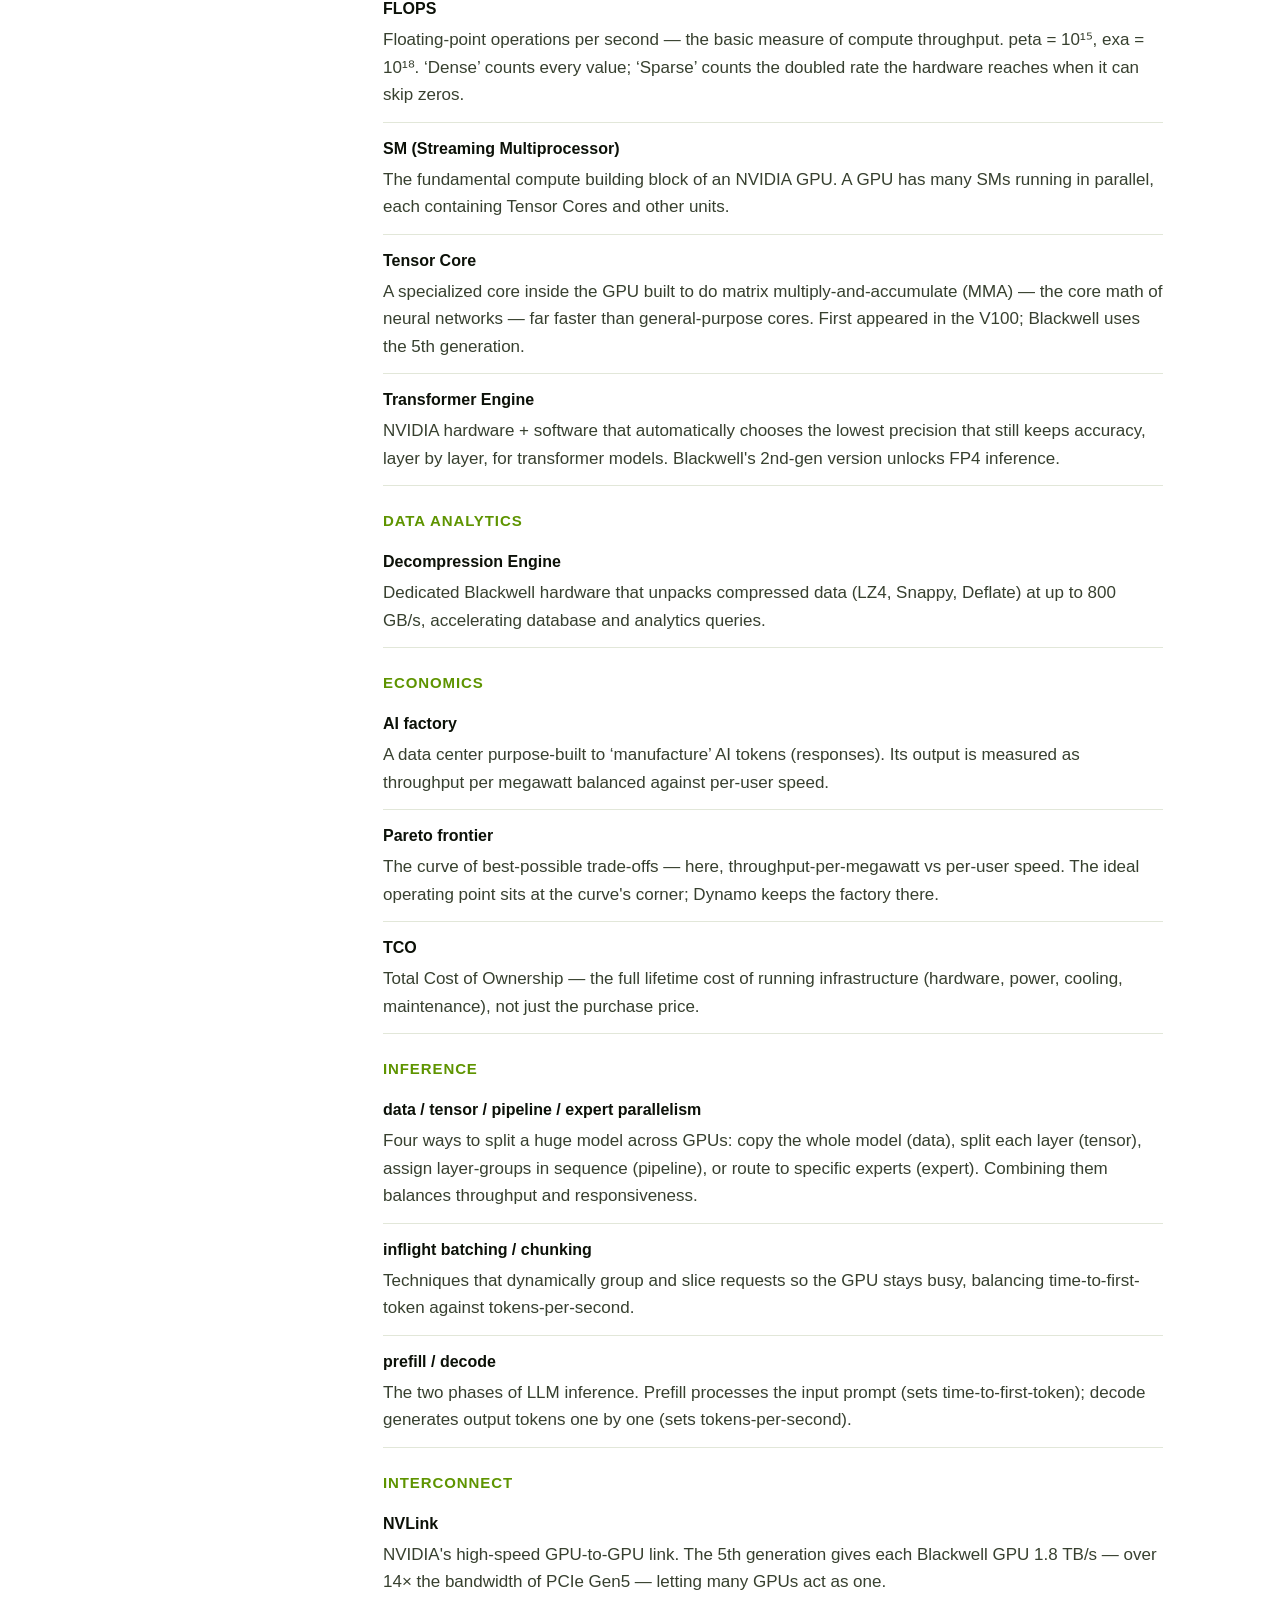
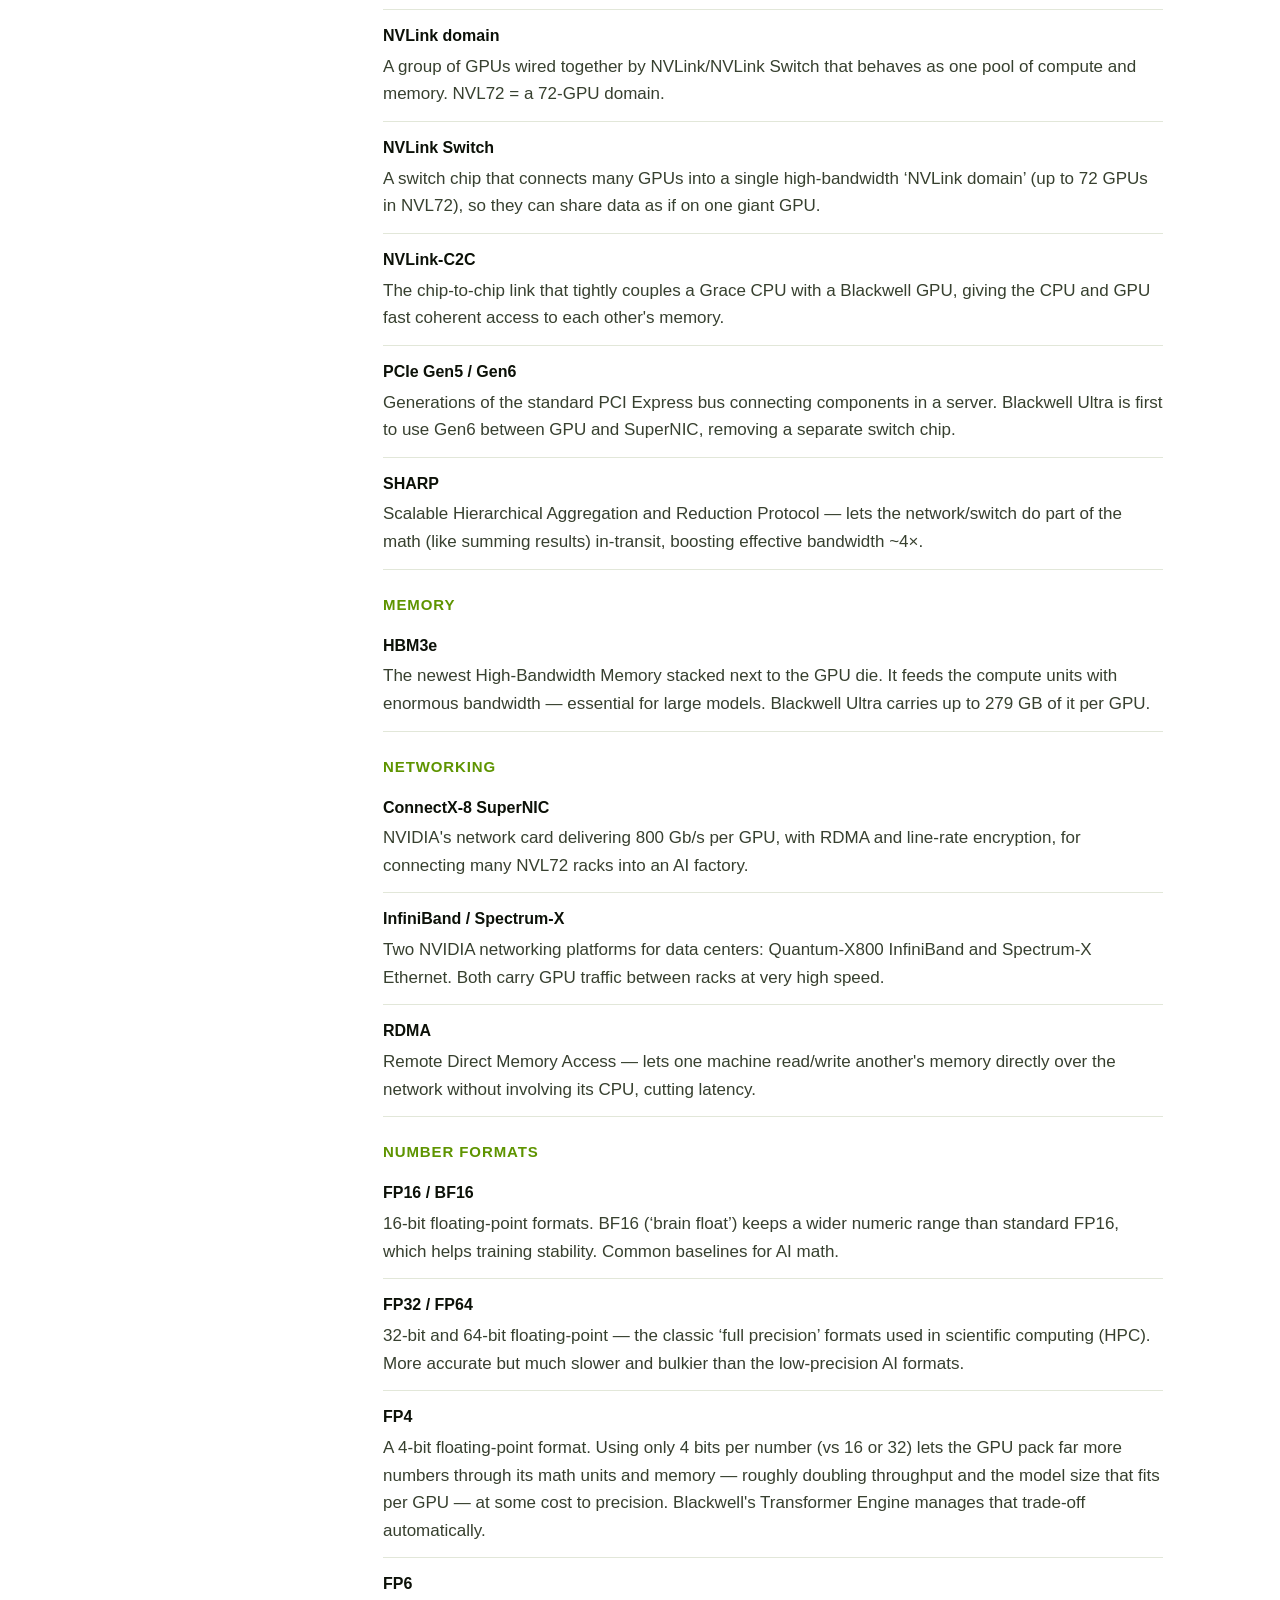
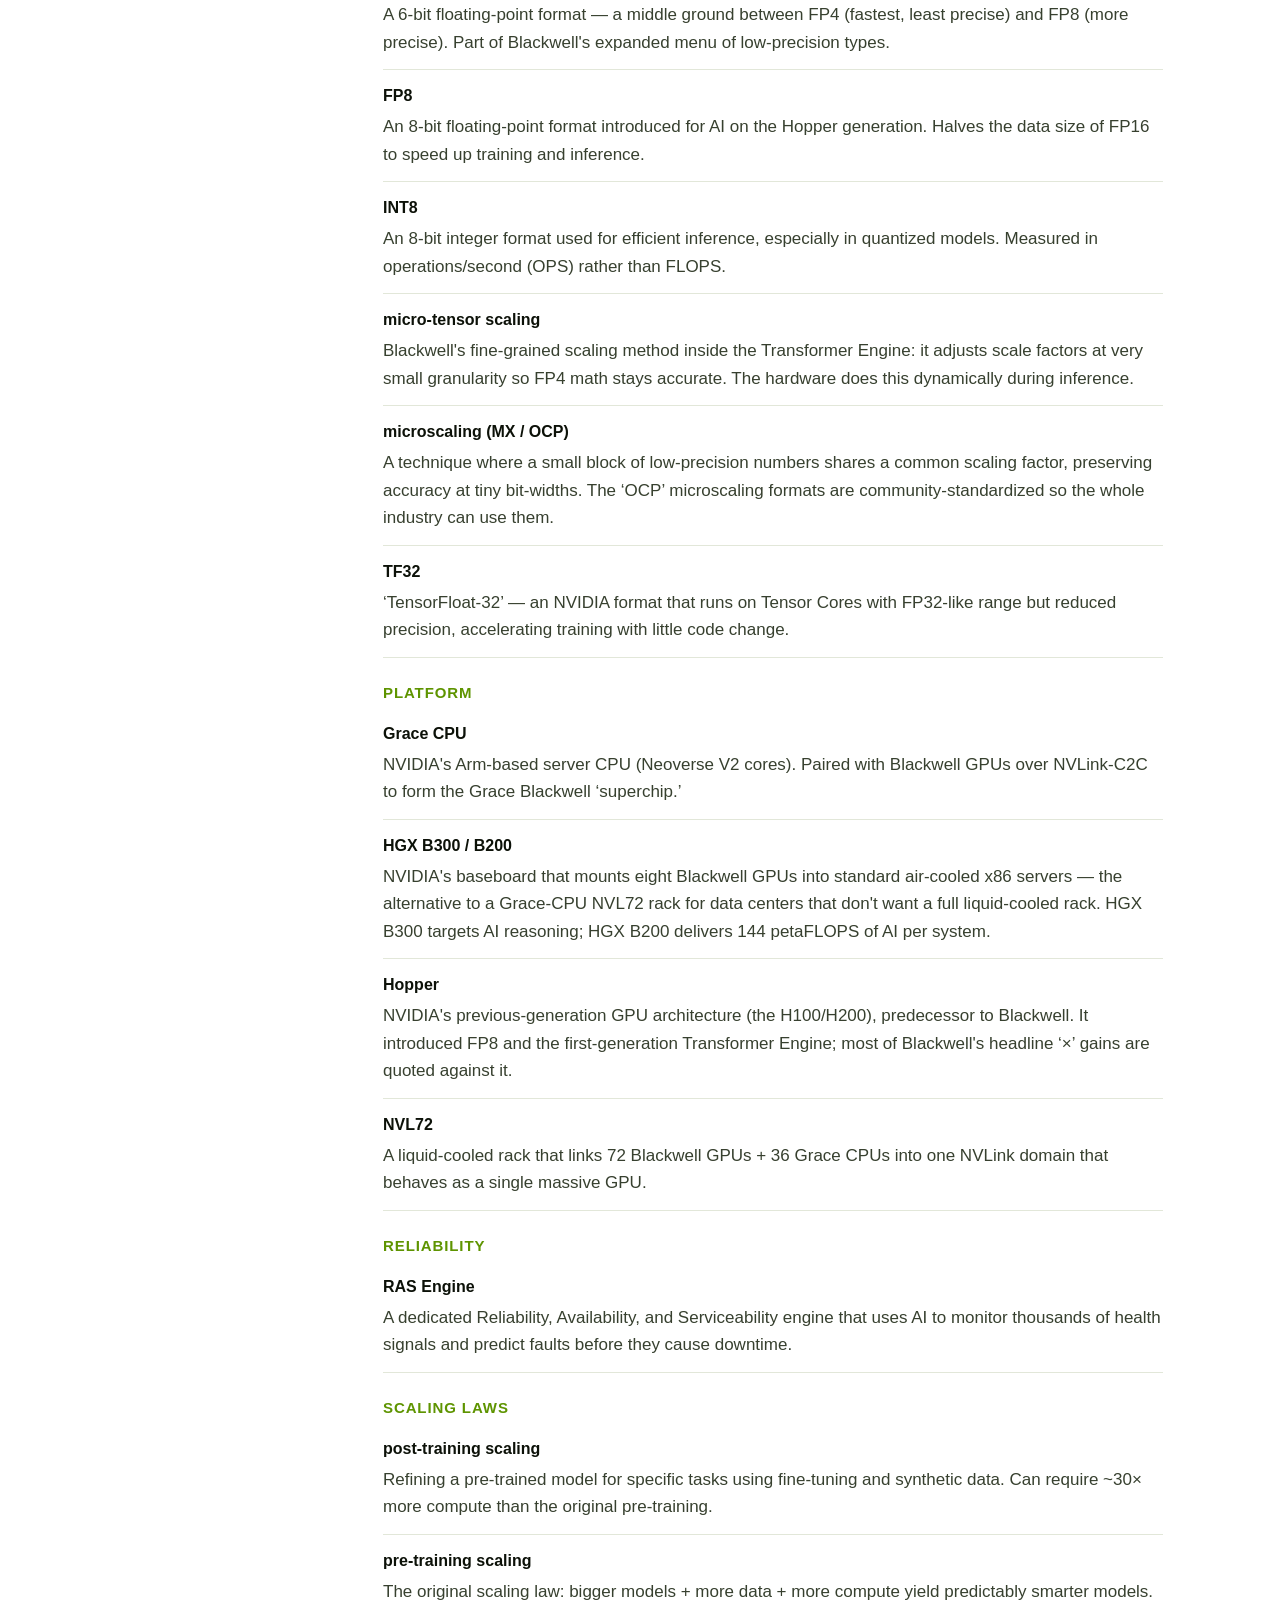
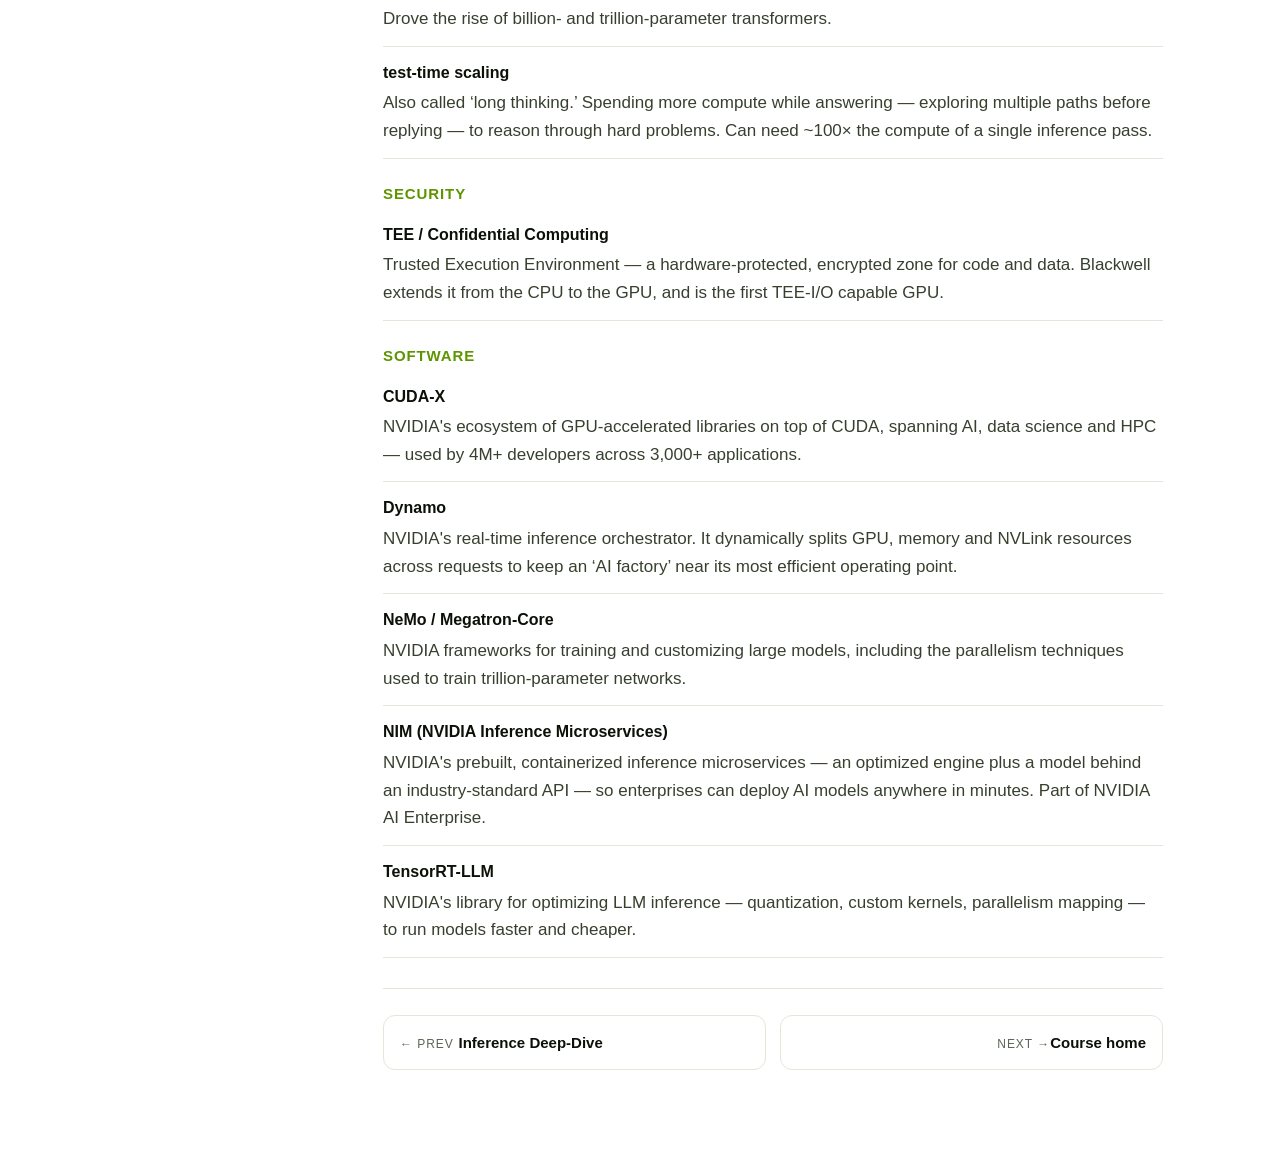
<file: glossary.html>
<!DOCTYPE html>
<html lang="en">
<head>
<meta charset="utf-8">
<meta name="viewport" content="width=device-width, initial-scale=1">
<title>Glossary · Blackwell, Decoded</title>
<link rel="icon" href="data:image/svg+xml,%3Csvg xmlns='http://www.w3.org/2000/svg' viewBox='0 0 32 32'%3E%3Crect width='32' height='32' rx='6' fill='%2376b900'/%3E%3C/svg%3E">
<link rel="stylesheet" href="assets/style.css">
</head>
<body>
<div id="scrollbar"></div>
<div class="topbar"><button class="burger" aria-label="Menu"><span></span></button><b>Blackwell, <span class="nv">Decoded</span></b></div><div class="scrim"></div>
<div class="layout">
<aside class="sidebar" id="sidebar"><a class="brand" href="index.html"><svg class="logo" viewBox="0 0 48 32" xmlns="http://www.w3.org/2000/svg" aria-hidden="true"><rect width="48" height="32" rx="4" fill="#76b900"/><path d="M13 9.5c5.5-.9 11.5.4 14.5 5.2-3.8-2.2-8-2.4-11.2-1.2v10.8h-3.3V9.5zM9 11.4v11.3c4.6 3.1 11.7 3.7 17.4.6 3.8-2.1 5.6-5.8 5.6-9.6-1.9 2.9-4.8 4.7-8.4 5.6v-3c2.6-.8 4.6-2.4 4.9-5-3.4-3.6-9.6-4.2-16.1-2.4l-3.4 1.9z" fill="#fff"/></svg><span><b>Blackwell,</b> <b>Decoded</b><span>NVIDIA architecture course</span></span></a><div class="sb-prog"><div class="count">0 / 8 modules</div><div class="track"><div class="fill"></div></div></div><ul class="nav"><li><a data-file="index.html" href="index.html"><span class="num">&#9632;</span><span class="lbl">Course home</span></a></li><li class="sec">Foundations</li>
<li><a data-file="01-why-blackwell.html" data-id="why" href="01-why-blackwell.html"><span class="num">01</span><span class="lbl">Why Blackwell?</span><span class="chk"><svg width="16" height="16" viewBox="0 0 16 16" fill="none"><path d="M3 8.4l3.2 3.2L13 4.6" stroke="#76b900" stroke-width="2.2" stroke-linecap="round" stroke-linejoin="round"/></svg></span></a></li>
<li><a data-file="02-scaling-laws.html" data-id="scaling" href="02-scaling-laws.html"><span class="num">02</span><span class="lbl">The Three Scaling Laws</span><span class="chk"><svg width="16" height="16" viewBox="0 0 16 16" fill="none"><path d="M3 8.4l3.2 3.2L13 4.6" stroke="#76b900" stroke-width="2.2" stroke-linecap="round" stroke-linejoin="round"/></svg></span></a></li>
<li class="sec">The Architecture</li>
<li><a data-file="03-blackwell-gpu.html" data-id="gpu" href="03-blackwell-gpu.html"><span class="num">03</span><span class="lbl">The Blackwell GPU</span><span class="chk"><svg width="16" height="16" viewBox="0 0 16 16" fill="none"><path d="M3 8.4l3.2 3.2L13 4.6" stroke="#76b900" stroke-width="2.2" stroke-linecap="round" stroke-linejoin="round"/></svg></span></a></li>
<li><a data-file="04-the-engines.html" data-id="engines" href="04-the-engines.html"><span class="num">04</span><span class="lbl">The Engines</span><span class="chk"><svg width="16" height="16" viewBox="0 0 16 16" fill="none"><path d="M3 8.4l3.2 3.2L13 4.6" stroke="#76b900" stroke-width="2.2" stroke-linecap="round" stroke-linejoin="round"/></svg></span></a></li>
<li><a data-file="05-nvlink.html" data-id="nvlink" href="05-nvlink.html"><span class="num">05</span><span class="lbl">NVLink &amp; Scaling Up</span><span class="chk"><svg width="16" height="16" viewBox="0 0 16 16" fill="none"><path d="M3 8.4l3.2 3.2L13 4.6" stroke="#76b900" stroke-width="2.2" stroke-linecap="round" stroke-linejoin="round"/></svg></span></a></li>
<li class="sec">The Systems</li>
<li><a data-file="06-gb300-nvl72.html" data-id="gb300" href="06-gb300-nvl72.html"><span class="num">06</span><span class="lbl">GB300 NVL72 Rack</span><span class="chk"><svg width="16" height="16" viewBox="0 0 16 16" fill="none"><path d="M3 8.4l3.2 3.2L13 4.6" stroke="#76b900" stroke-width="2.2" stroke-linecap="round" stroke-linejoin="round"/></svg></span></a></li>
<li><a data-file="07-gb200-and-hgx.html" data-id="servers" href="07-gb200-and-hgx.html"><span class="num">07</span><span class="lbl">GB200 &amp; HGX Servers</span><span class="chk"><svg width="16" height="16" viewBox="0 0 16 16" fill="none"><path d="M3 8.4l3.2 3.2L13 4.6" stroke="#76b900" stroke-width="2.2" stroke-linecap="round" stroke-linejoin="round"/></svg></span></a></li>
<li class="sec">Going Deeper</li>
<li><a data-file="08-parallelism.html" data-id="parallel" href="08-parallelism.html"><span class="num">08</span><span class="lbl">Inference Deep-Dive</span><span class="chk"><svg width="16" height="16" viewBox="0 0 16 16" fill="none"><path d="M3 8.4l3.2 3.2L13 4.6" stroke="#76b900" stroke-width="2.2" stroke-linecap="round" stroke-linejoin="round"/></svg></span></a></li><li class="sec">Reference</li><li><a data-file="glossary.html" href="glossary.html"><span class="num">&#167;</span><span class="lbl">Glossary</span></a></li></ul></aside>
<div class="main"><div class="wrap content">

<div class="kicker">Reference</div>
<h1>Glossary</h1>
<p class="lede">Every key term from the course in one place. These are the same definitions that pop up when you hover a
<span class="gloss" data-term="FP4">dotted term</span> in any module. Search to filter.</p>
<input id="gsearch" type="search" placeholder="Search terms and definitions…"
  style="width:100%;padding:13px 16px;font-size:16px;border:1px solid var(--line2);border-radius:11px;margin:10px 0 6px;font-family:inherit"
  aria-label="Search glossary">
<div id="gcount" class="meta"></div>
<div id="glossroot"></div>
<nav class="pager"><a class="prev" href="08-parallelism.html"><span class="dir">← Prev</span>
<span class="ttl">Inference Deep-Dive</span></a>
<a class="next" href="index.html"><span class="dir">Next →</span><span class="ttl">Course home</span></a></nav>

</div></div>
</div>
<script src="assets/glossary.js"></script>
<script src="assets/app.js"></script>
<script>
(function(){
  var G = (window.GLOSSARY||[]).slice().sort(function(a,b){return a.t.localeCompare(b.t);});
  var root = document.getElementById('glossroot');
  var countEl = document.getElementById('gcount');
  function render(q){
    q = (q||'').toLowerCase().trim();
    var cats = {};
    var n = 0;
    G.forEach(function(o){
      var hay = (o.t+' '+o.c+' '+o.d).toLowerCase();
      if(q && hay.indexOf(q)<0) return;
      (cats[o.c] = cats[o.c] || []).push(o); n++;
    });
    var keys = Object.keys(cats).sort();
    var html = '';
    keys.forEach(function(c){
      html += '<h2 style="font-size:15px;text-transform:uppercase;letter-spacing:.06em;color:#5e9400;margin:26px 0 6px">'+c+'</h2>';
      html += '<dl style="margin:0">';
      cats[c].forEach(function(o){
        html += '<div style="padding:13px 0;border-bottom:1px solid var(--line)">'
             +  '<dt style="font-weight:700;font-size:16px;color:#0c1108">'+o.t+'</dt>'
             +  '<dd style="margin:4px 0 0;color:#37402f">'+o.d+'</dd></div>';
      });
      html += '</dl>';
    });
    root.innerHTML = html || '<p style="color:#5c6654;padding:24px 0">No terms match “'+q+'”.</p>';
    countEl.textContent = n + ' of ' + G.length + ' terms';
  }
  var box = document.getElementById('gsearch');
  box.addEventListener('input', function(){ render(box.value); });
  render('');
})();
</script>
</body>
</html>
</file>
<file: assets/style.css>
/* ===========================================================
   Blackwell, Decoded — shared stylesheet
   =========================================================== */
:root{
  --nv:#76b900; --nv-d:#5e9400; --nv-l:#9bd62a;
  --ink:#0c1108; --bg:#ffffff; --soft:#f5f7f1; --soft2:#eef2e6;
  --muted:#5c6654; --line:#e2e7d9; --line2:#d2dac4;
  --sb:#0d1310; --sb2:#141c14; --sb-fg:#c7d2bd; --sb-mut:#7f8c76;
  --warn:#b8860b; --warnbg:#fff8e6; --info:#2f6f8f;
  --shadow:0 1px 2px rgba(12,17,8,.06),0 8px 24px rgba(12,17,8,.06);
  --radius:14px; --maxw:860px; --sbw:266px;
  --mono:"SF Mono",ui-monospace,"Cascadia Code","Roboto Mono",Menlo,Consolas,monospace;
  --sans:-apple-system,BlinkMacSystemFont,"Segoe UI",Inter,Roboto,"Helvetica Neue",Arial,sans-serif;
}
*{box-sizing:border-box}
html{scroll-behavior:smooth}
body{
  margin:0;font-family:var(--sans);color:var(--ink);background:var(--bg);
  line-height:1.62;font-size:17px;-webkit-font-smoothing:antialiased;
}
a{color:var(--nv-d);text-decoration:none}
a:hover{text-decoration:underline}

/* progress bar at very top */
#scrollbar{position:fixed;top:0;left:0;height:3px;width:0;background:linear-gradient(90deg,var(--nv),var(--nv-l));z-index:60;transition:width .1s linear}

/* ---------- layout ---------- */
.layout{display:flex;min-height:100vh}
.sidebar{
  width:var(--sbw);flex:0 0 var(--sbw);background:var(--sb);color:var(--sb-fg);
  position:sticky;top:0;height:100vh;overflow-y:auto;padding:22px 0 40px;
}
.main{flex:1;min-width:0;display:flex;flex-direction:column}
.wrap{width:100%;max-width:var(--maxw);margin:0 auto;padding:54px 40px 80px}

/* ---------- sidebar ---------- */
.brand{display:flex;align-items:center;gap:11px;padding:4px 22px 18px;text-decoration:none}
.brand .logo{width:30px;height:30px;flex:0 0 30px}
.brand b{color:#fff;font-size:16.5px;letter-spacing:.2px;line-height:1.15}
.brand span{display:block;color:var(--nv-l);font-size:11px;font-weight:600;letter-spacing:.14em;text-transform:uppercase}
.sb-prog{margin:2px 22px 14px;font-size:12px;color:var(--sb-mut)}
.sb-prog .track{height:6px;background:#28311f;border-radius:99px;overflow:hidden;margin-top:7px}
.sb-prog .fill{height:100%;width:0;background:linear-gradient(90deg,var(--nv),var(--nv-l));border-radius:99px;transition:width .4s ease}
.nav{list-style:none;margin:6px 0 0;padding:0}
.nav .sec{font-size:10.5px;letter-spacing:.16em;text-transform:uppercase;color:var(--sb-mut);padding:16px 22px 6px}
.nav a{
  display:flex;align-items:center;gap:10px;padding:8px 22px;color:var(--sb-fg);
  font-size:14px;border-left:3px solid transparent;text-decoration:none
}
.nav a:hover{background:var(--sb2);text-decoration:none}
.nav a.active{background:var(--sb2);border-left-color:var(--nv);color:#fff;font-weight:600}
.nav .num{font-family:var(--mono);font-size:11px;color:var(--sb-mut);width:18px;flex:0 0 18px}
.nav a.active .num{color:var(--nv-l)}
.nav .chk{margin-left:auto;width:16px;height:16px;flex:0 0 16px;opacity:0}
.nav a.done .chk{opacity:1}
.nav a.done .num{color:var(--nv)}

/* ---------- mobile top bar ---------- */
.topbar{display:none;position:sticky;top:0;z-index:40;background:var(--sb);color:#fff;
  align-items:center;gap:12px;padding:11px 16px}
.topbar b{font-size:15px}
.topbar .nv{color:var(--nv-l)}
.burger{background:none;border:0;cursor:pointer;padding:6px;display:flex}
.burger span{display:block;width:22px;height:2px;background:#fff;position:relative}
.burger span::before,.burger span::after{content:"";position:absolute;left:0;width:22px;height:2px;background:#fff}
.burger span::before{top:-7px}.burger span::after{top:7px}
.scrim{display:none;position:fixed;inset:0;background:rgba(0,0,0,.45);z-index:45}

/* ---------- hero / headings ---------- */
.kicker{font-size:12.5px;font-weight:700;letter-spacing:.13em;text-transform:uppercase;color:var(--nv-d)}
h1{font-size:38px;line-height:1.1;letter-spacing:-.01em;margin:.32em 0 .3em;font-weight:800}
h2{font-size:25px;line-height:1.2;margin:1.9em 0 .55em;font-weight:750;letter-spacing:-.01em;scroll-margin-top:78px}
h2 .hsh{color:var(--line2);font-weight:600;margin-right:.35em}
h3{font-size:18.5px;margin:1.6em 0 .4em;font-weight:700}
p{margin:.7em 0}
.lede{font-size:19.5px;line-height:1.55;color:#37402f}
.meta{display:flex;flex-wrap:wrap;gap:8px 16px;align-items:center;color:var(--muted);font-size:13.5px;margin:14px 0 4px}
.meta .dot{width:4px;height:4px;border-radius:99px;background:var(--line2)}
hr{border:0;border-top:1px solid var(--line);margin:34px 0}

/* ---------- key-number stat cards ---------- */
.stats{display:grid;grid-template-columns:repeat(auto-fit,minmax(150px,1fr));gap:14px;margin:22px 0}
.stat{background:var(--soft);border:1px solid var(--line);border-radius:var(--radius);padding:16px 16px 14px}
.stat .big{font-size:30px;font-weight:800;letter-spacing:-.02em;color:var(--nv-d);line-height:1}
.stat .lab{font-size:13px;color:var(--muted);margin-top:6px}
.stat.alt .big{color:var(--ink)}

/* ---------- callouts ---------- */
.callout{border:1px solid var(--line);border-left:4px solid var(--nv);background:var(--soft);
  border-radius:12px;padding:14px 18px;margin:20px 0}
.callout .t{font-weight:700;font-size:13px;letter-spacing:.04em;text-transform:uppercase;color:var(--nv-d);margin-bottom:3px}
.callout.key{border-left-color:var(--nv);background:#f3f8ea}
.callout.note{border-left-color:var(--info);background:#eef5f8}
.callout.note .t{color:var(--info)}
.callout.warn{border-left-color:var(--warn);background:var(--warnbg)}
.callout.warn .t{color:var(--warn)}
.callout p:first-child{margin-top:0}.callout p:last-child{margin-bottom:0}

/* ---------- tables ---------- */
.tablewrap{overflow-x:auto;margin:20px 0;border:1px solid var(--line);border-radius:12px}
table{border-collapse:collapse;width:100%;font-size:14.5px}
caption{caption-side:top;text-align:left;font-size:13px;color:var(--muted);padding:10px 14px 2px}
th,td{padding:10px 14px;text-align:left;border-bottom:1px solid var(--line)}
thead th{background:var(--soft2);font-size:12.5px;letter-spacing:.03em;text-transform:uppercase;color:#3c4632;position:sticky;top:0}
tbody tr:last-child td{border-bottom:0}
tbody tr:hover{background:#fafcf5}
td.num,th.num{font-family:var(--mono);font-variant-numeric:tabular-nums;text-align:right}
.hl{color:var(--nv-d);font-weight:700}

/* ---------- glossary inline term ---------- */
.gloss{border-bottom:1.5px dotted var(--nv);cursor:help;position:relative}
.tip{position:fixed;z-index:70;max-width:min(300px,calc(100vw - 24px));background:var(--ink);color:#eef3e6;
  font-size:13.5px;line-height:1.5;padding:11px 13px;border-radius:10px;box-shadow:0 10px 30px rgba(0,0,0,.28);
  opacity:0;transform:translateY(4px);transition:opacity .12s,transform .12s;pointer-events:none}
.tip.below{transform:translateY(-4px)}
.tip.show{opacity:1;transform:translateY(0)}
.tip b{color:var(--nv-l)}
/* caret: a rotated square merged into the bubble edge, pointing at the term (--ax set in JS) */
.tip::after{content:"";position:absolute;left:var(--ax,50%);bottom:-5px;width:11px;height:11px;
  background:var(--ink);border-radius:2px;transform:translateX(-50%) rotate(45deg)}
.tip.below::after{bottom:auto;top:-5px}

/* ---------- diagrams ---------- */
figure{margin:24px 0}
.diagram{background:var(--soft);border:1px solid var(--line);border-radius:var(--radius);padding:20px}
.diagram svg{display:block;width:100%;height:auto}
figcaption{font-size:13px;color:var(--muted);margin-top:9px;text-align:center}
.legend{display:flex;flex-wrap:wrap;gap:6px 16px;justify-content:center;margin-top:10px;font-size:12.5px;color:var(--muted)}
.legend i{display:inline-block;width:11px;height:11px;border-radius:3px;margin-right:6px;vertical-align:-1px}

/* ---------- compare two-col ---------- */
.duo{display:grid;grid-template-columns:1fr 1fr;gap:14px;margin:20px 0}
.duo .card{border:1px solid var(--line);border-radius:12px;padding:16px 18px;background:#fff}
.duo .card h4{margin:0 0 6px;font-size:15px}
.duo .card.win{border-color:var(--nv);background:#f3f8ea}
@media(max-width:620px){.duo{grid-template-columns:1fr}}

/* ---------- pills / chips ---------- */
.pill{display:inline-block;font-size:12px;font-weight:600;padding:3px 10px;border-radius:99px;background:var(--soft2);color:#3c4632;margin:0 4px 4px 0}
.pill.g{background:#e7f3d4;color:var(--nv-d)}

/* ---------- list styling ---------- */
.content ul,.content ol{padding-left:22px;margin:.6em 0}
.content li{margin:.32em 0}
.content li::marker{color:var(--nv-d)}

/* ---------- complete button + pager ---------- */
.done-row{display:flex;align-items:center;gap:14px;flex-wrap:wrap;margin:34px 0 0}
.btn{display:inline-flex;align-items:center;gap:9px;border:0;cursor:pointer;font-family:inherit;
  font-size:15px;font-weight:650;padding:11px 20px;border-radius:11px;background:var(--nv);color:#0c1108;transition:.15s}
.btn:hover{background:var(--nv-d);color:#fff;text-decoration:none}
.btn.ghost{background:transparent;border:1.5px solid var(--line2);color:var(--ink)}
.btn.ghost:hover{border-color:var(--nv);background:var(--soft);color:var(--ink)}
.btn.done-state{background:#eaf3da;color:var(--nv-d);cursor:default}
.pager{display:flex;justify-content:space-between;gap:14px;margin-top:30px;padding-top:26px;border-top:1px solid var(--line)}
.pager a{flex:1;border:1px solid var(--line);border-radius:12px;padding:13px 16px;display:block;background:#fff;transition:.15s}
.pager a:hover{border-color:var(--nv);background:var(--soft);text-decoration:none}
.pager .dir{font-size:12px;color:var(--muted);text-transform:uppercase;letter-spacing:.08em}
.pager .ttl{font-weight:650;color:var(--ink);font-size:15px;margin-top:2px}
.pager a.next{text-align:right}
.pager a.disabled{opacity:.35;pointer-events:none}
@media(max-width:520px){.pager{flex-direction:column}}

/* ---------- index / landing ---------- */
.cardgrid{display:grid;grid-template-columns:repeat(auto-fill,minmax(248px,1fr));gap:16px;margin:24px 0}
.mcard{border:1px solid var(--line);border-radius:var(--radius);padding:18px 18px 16px;background:#fff;
  display:flex;flex-direction:column;transition:.16s;text-decoration:none;color:inherit;position:relative;box-shadow:var(--shadow)}
.mcard:hover{border-color:var(--nv);transform:translateY(-2px);text-decoration:none}
.mcard .n{font-family:var(--mono);font-size:12px;color:var(--nv-d);font-weight:600}
.mcard h3{margin:7px 0 5px;font-size:17px}
.mcard p{margin:0;font-size:14px;color:var(--muted);line-height:1.5}
.mcard .foot{margin-top:auto;padding-top:13px;font-size:12.5px;color:var(--muted);display:flex;align-items:center;gap:8px}
.mcard .badge{position:absolute;top:14px;right:14px;width:20px;height:20px;border-radius:99px;border:2px solid var(--line2);display:flex;align-items:center;justify-content:center}
.mcard.done .badge{background:var(--nv);border-color:var(--nv)}
.mcard.done .badge svg{display:block}
.mcard .badge svg{display:none;width:11px;height:11px}
.herobox{background:linear-gradient(135deg,#0d1310,#1d2a16 70%);color:#fff;border-radius:18px;padding:38px 34px;margin:8px 0 6px;position:relative;overflow:hidden}
.herobox::after{content:"";position:absolute;right:-60px;top:-60px;width:240px;height:240px;background:radial-gradient(circle,rgba(118,185,0,.32),transparent 70%)}
.herobox .kicker{color:var(--nv-l)}
.herobox h1{color:#fff;margin:.2em 0 .25em}
.herobox p{color:#cdd6c4;max-width:60ch;font-size:18px}
.bigprog{display:flex;align-items:center;gap:16px;margin:18px 0 0;flex-wrap:wrap}
.bigprog .track{flex:1;min-width:180px;height:9px;background:#28311f;border-radius:99px;overflow:hidden}
.bigprog .fill{height:100%;width:0;background:linear-gradient(90deg,var(--nv),var(--nv-l));transition:width .5s}
.bigprog .pct{font-weight:700;color:#fff;font-size:15px}
.reset{background:none;border:0;color:var(--sb-mut);font-size:12px;cursor:pointer;text-decoration:underline;margin-left:auto}

/* ---------- footer ---------- */
.foot-note{margin-top:46px;padding:22px 0 0;border-top:1px solid var(--line);font-size:12.5px;color:var(--muted)}
.foot-note a{color:var(--muted);text-decoration:underline}

/* ---------- responsive ---------- */
@media(max-width:900px){
  .sidebar{position:fixed;left:0;top:0;z-index:50;transform:translateX(-100%);transition:transform .25s ease;box-shadow:0 0 40px rgba(0,0,0,.3)}
  body.nav-open .sidebar{transform:translateX(0)}
  body.nav-open .scrim{display:block}
  .topbar{display:flex}
  .wrap{padding:30px 20px 64px}
  h1{font-size:30px}h2{font-size:22px}
  body{font-size:16px}
}
@media print{.sidebar,.topbar,.done-row,.pager,#scrollbar{display:none}.wrap{max-width:none}}
</file>
